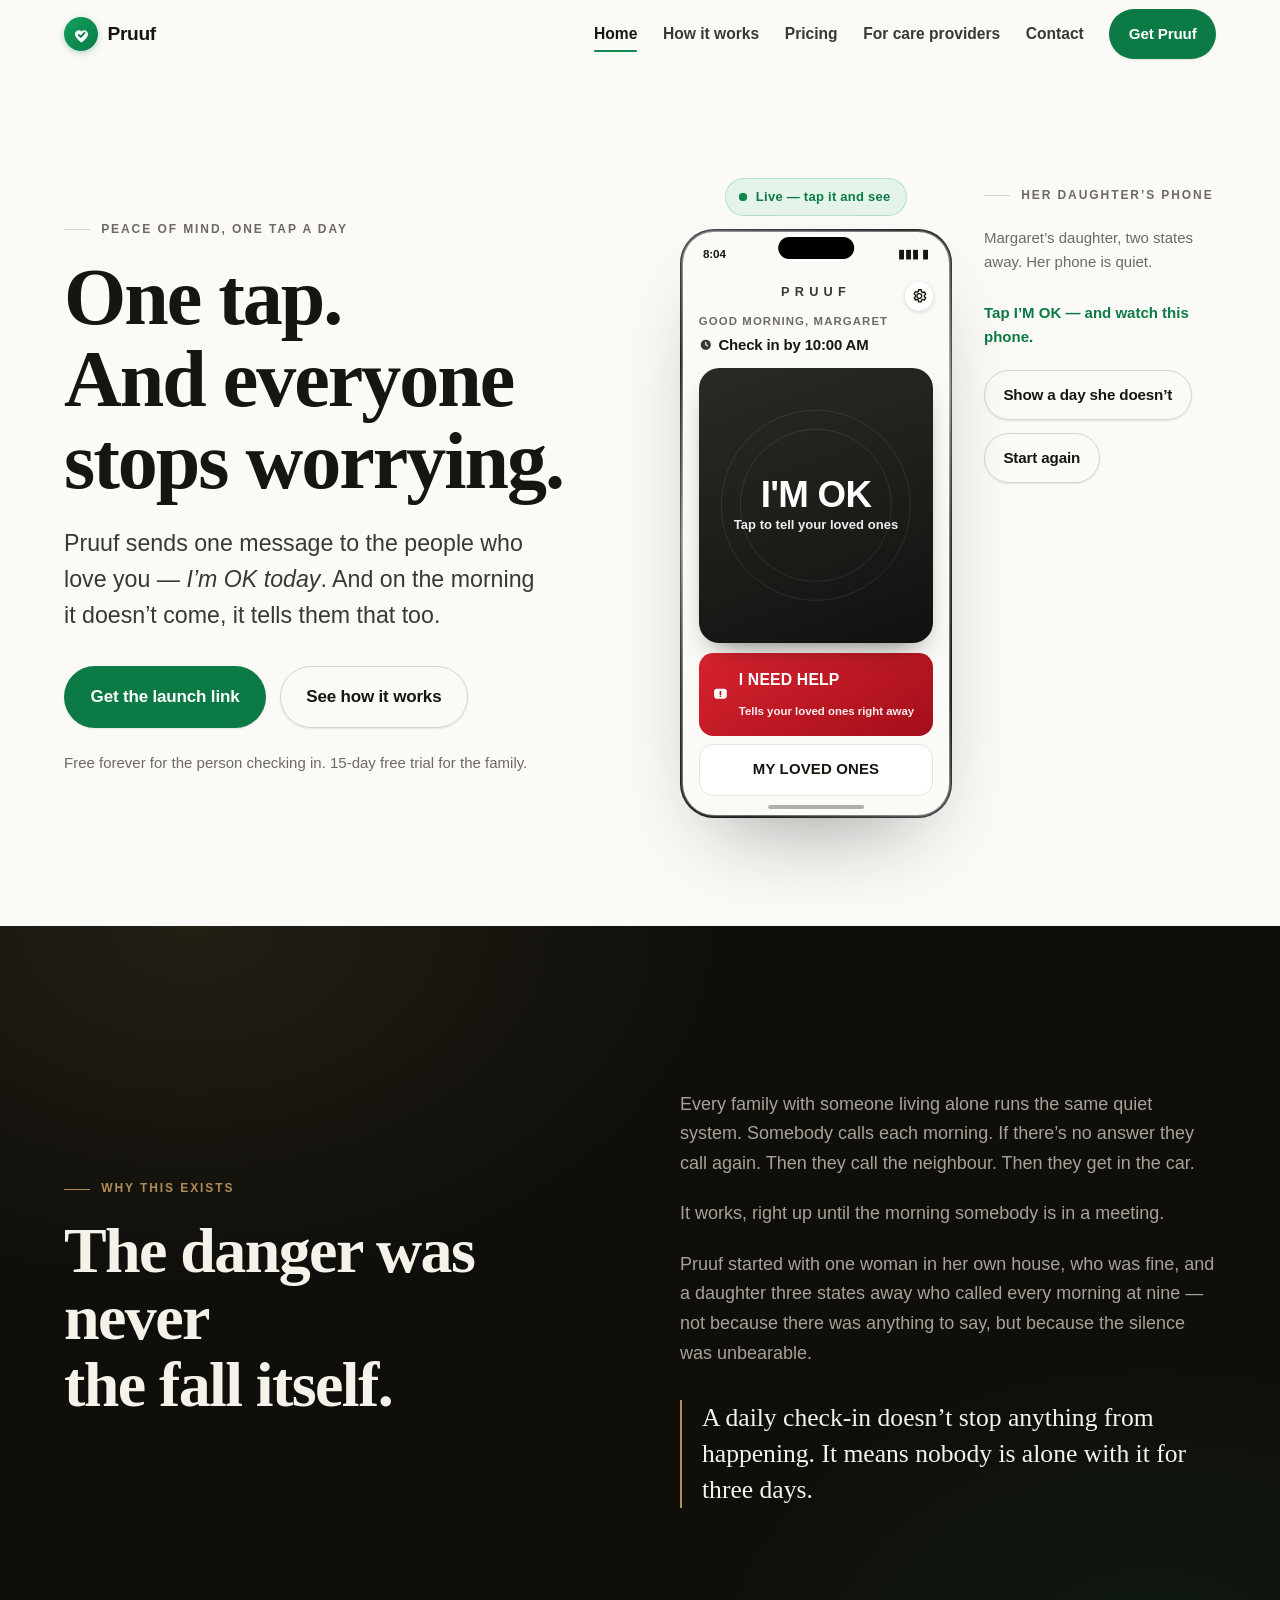
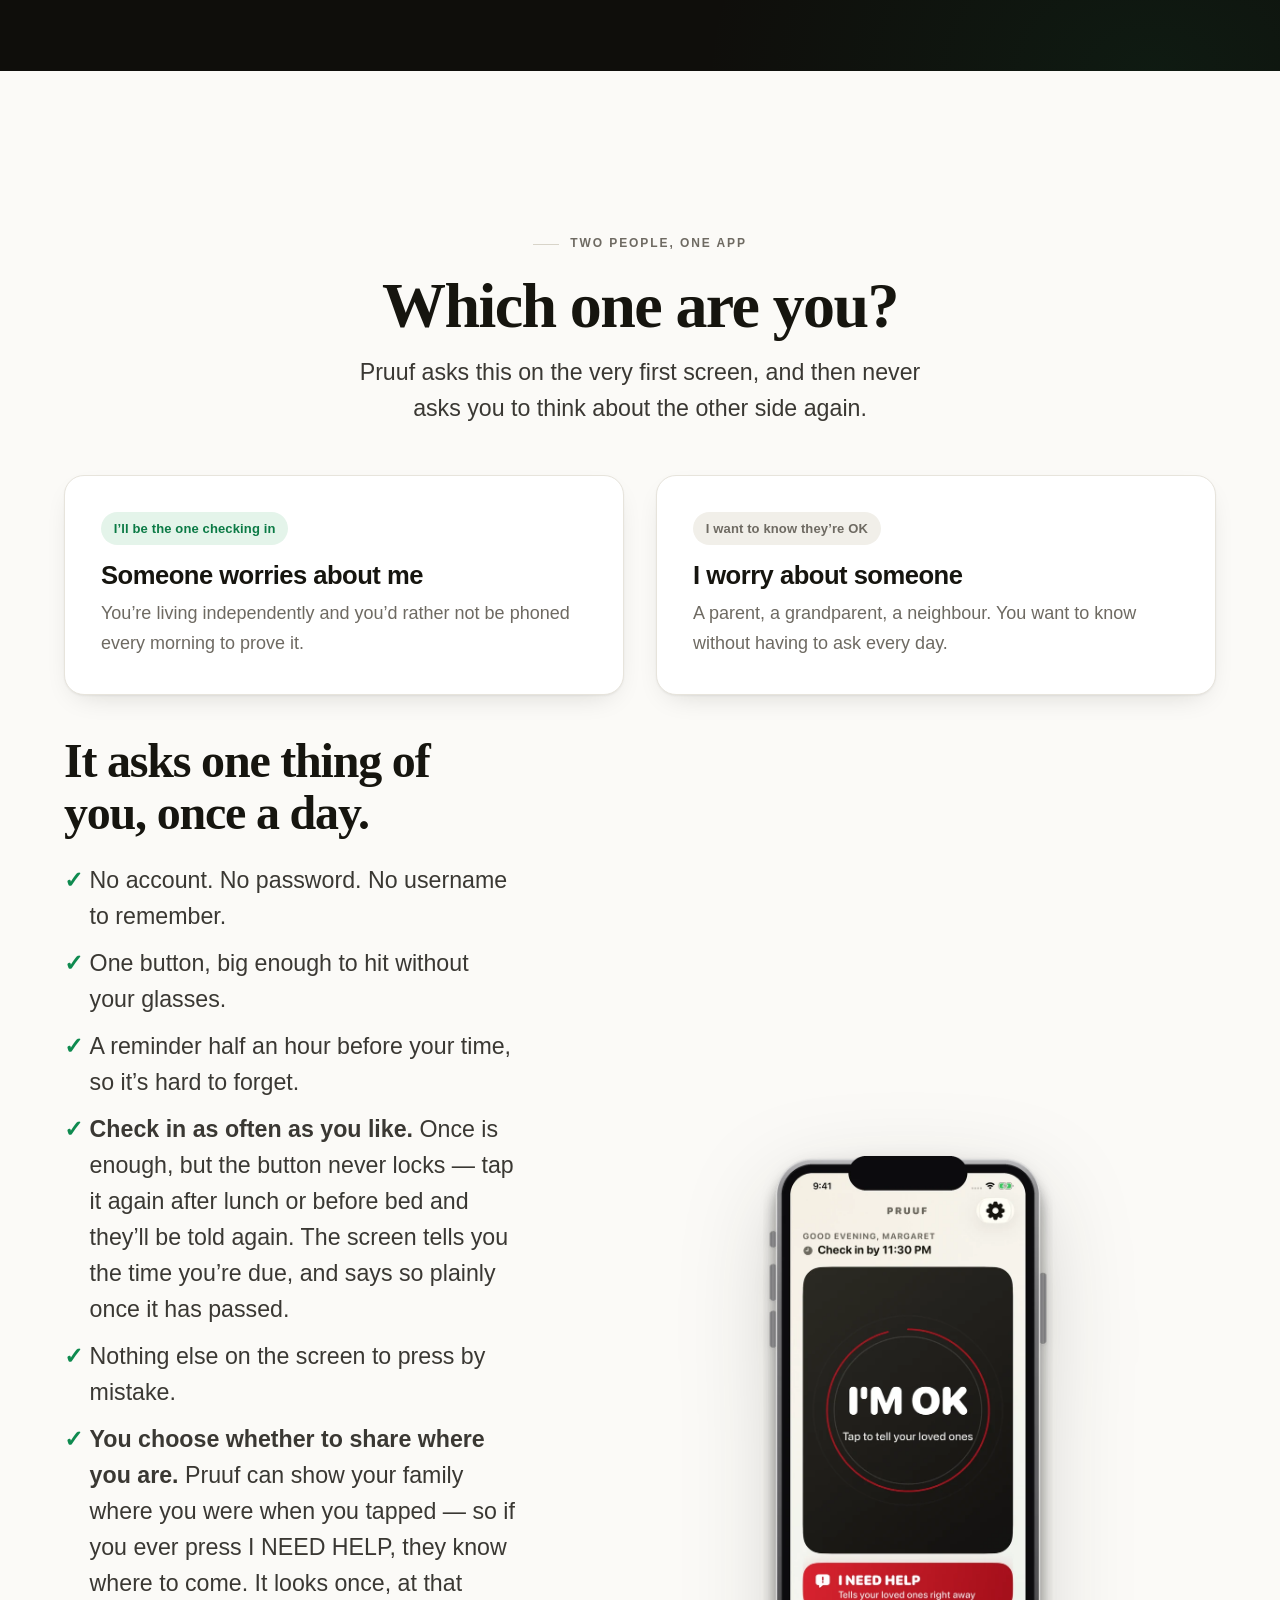
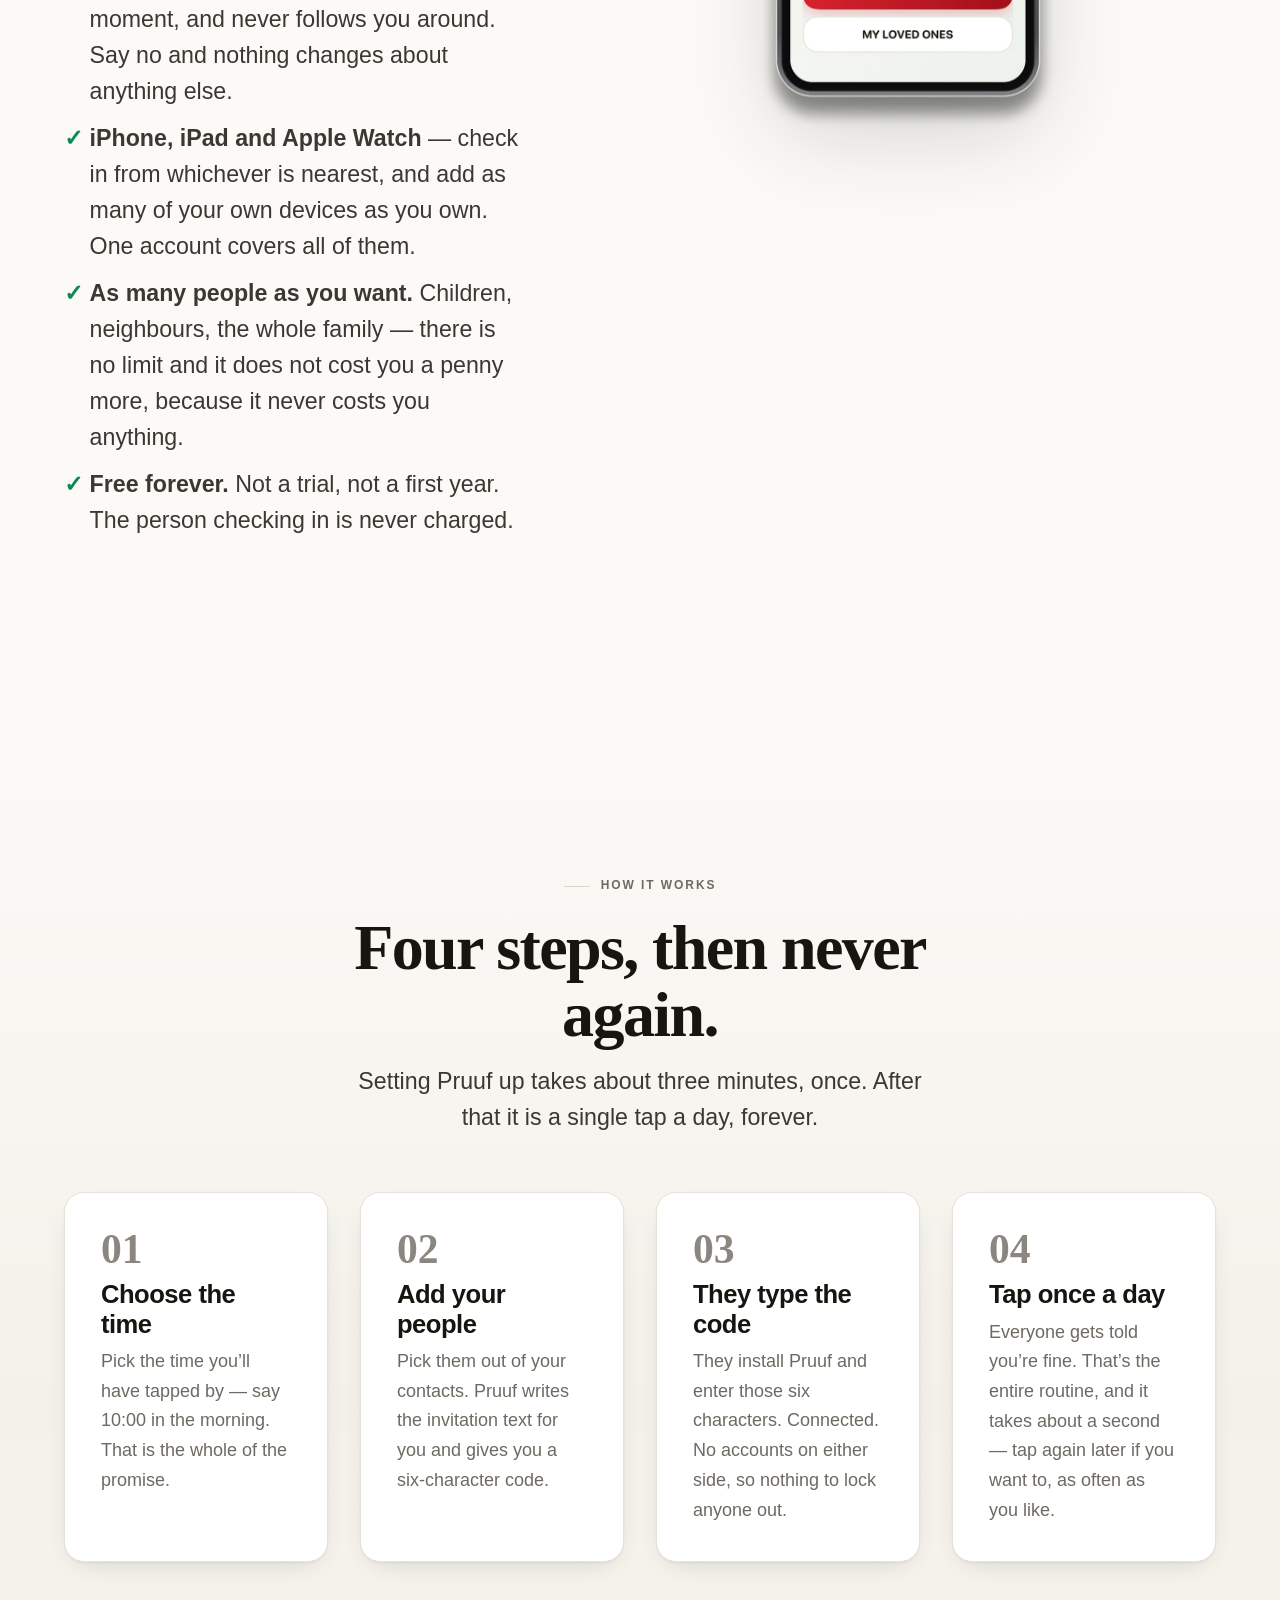
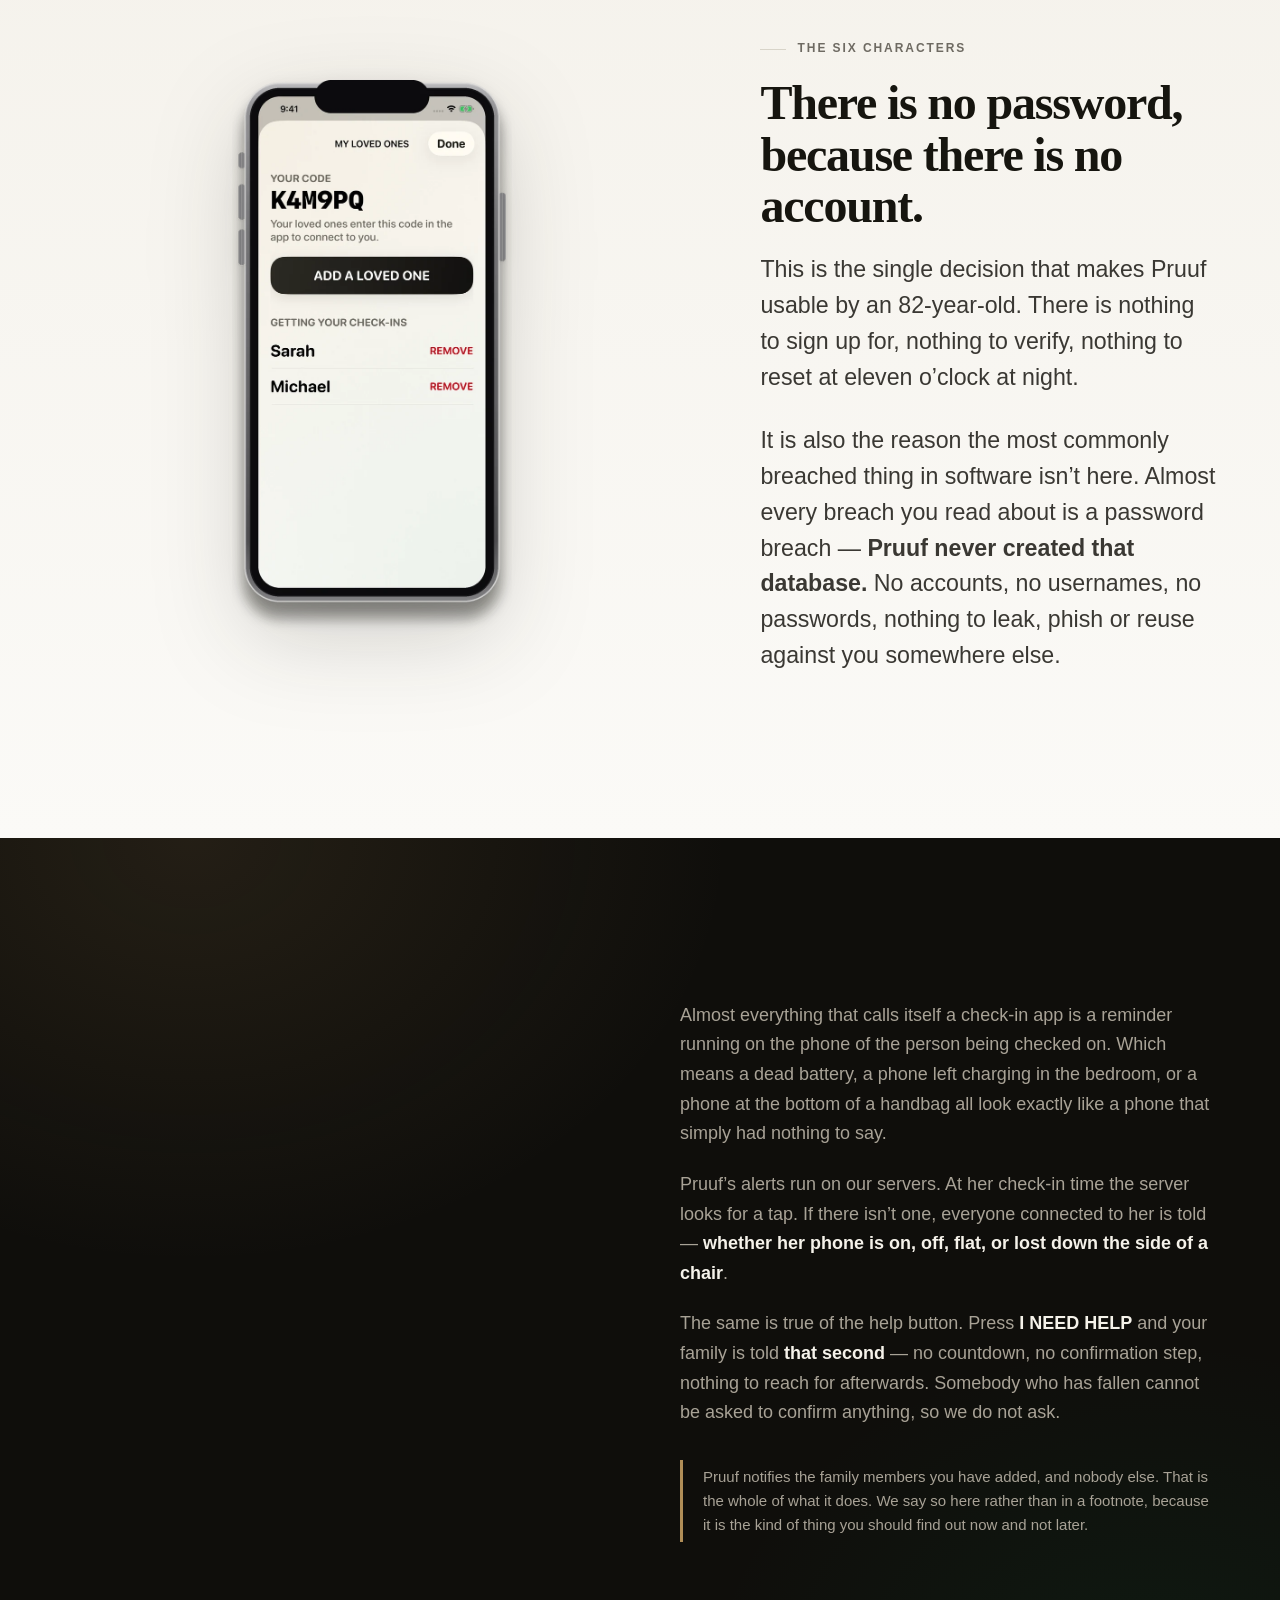
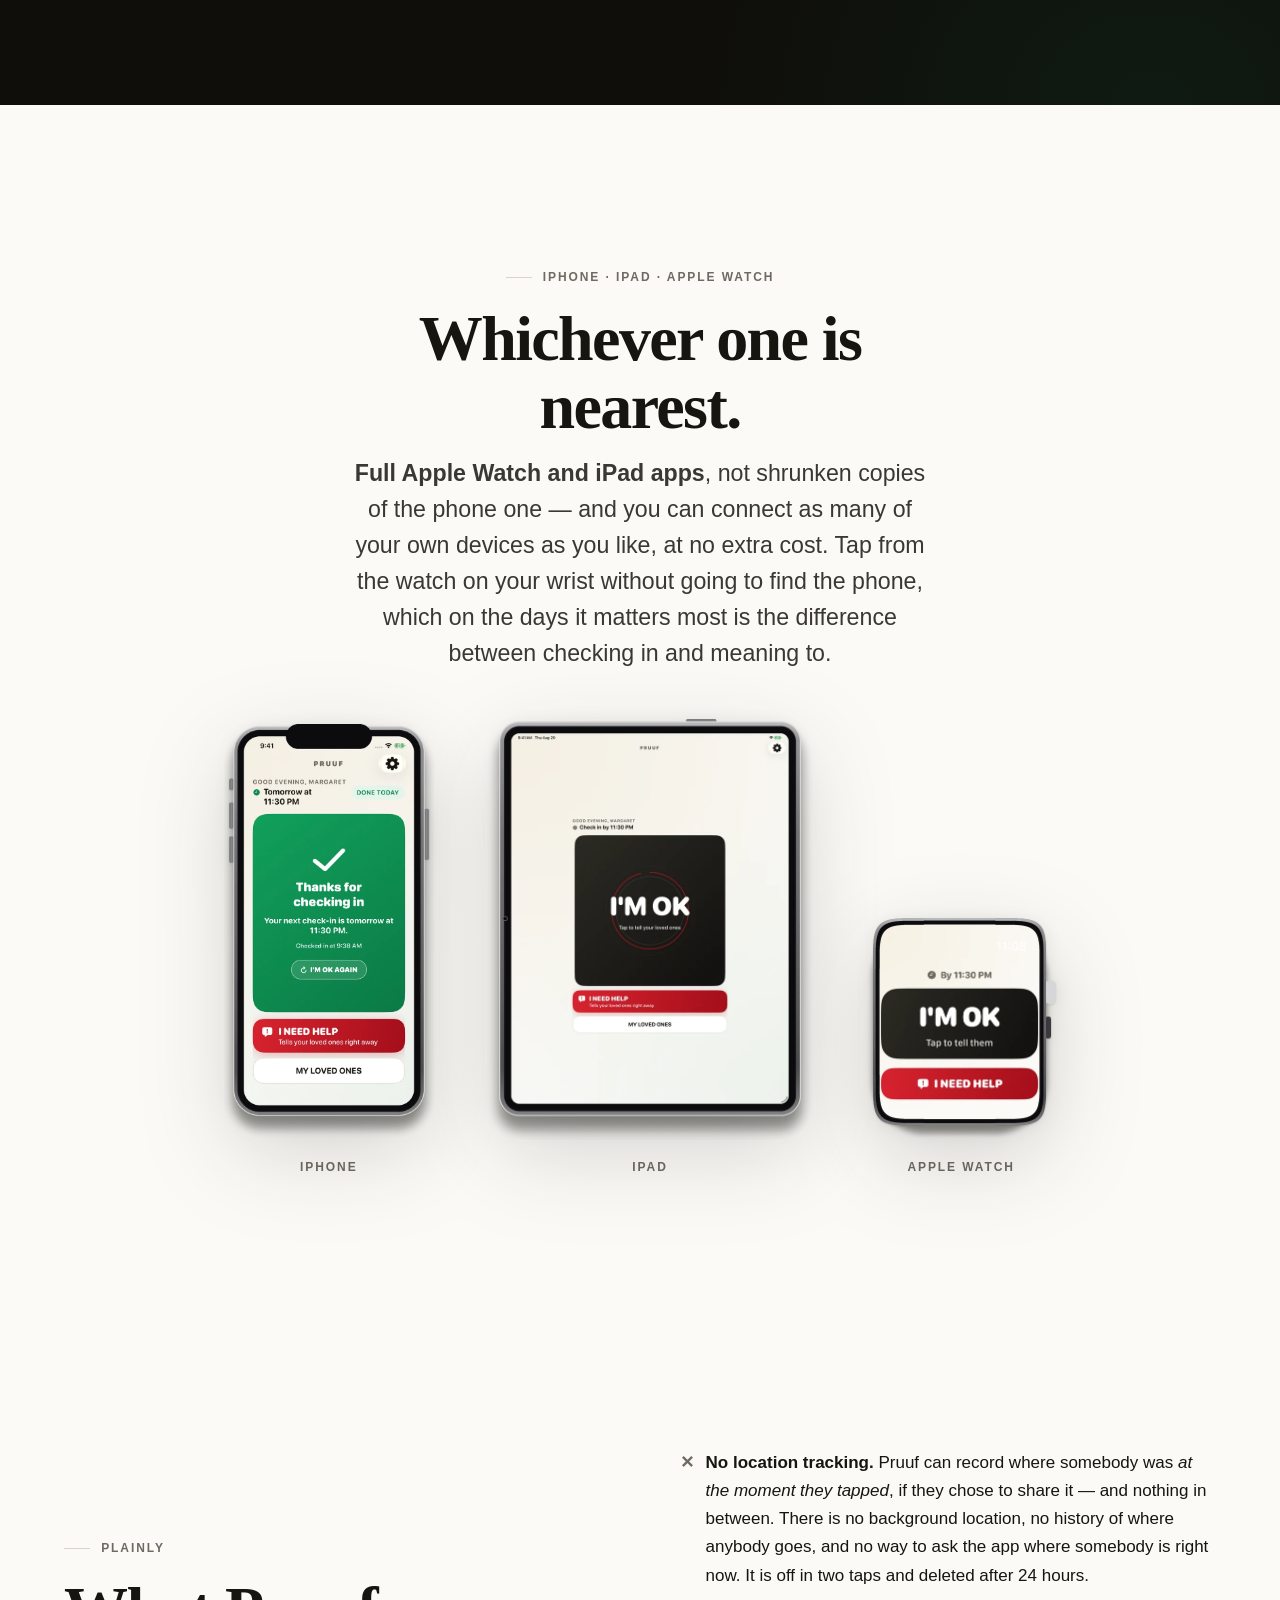
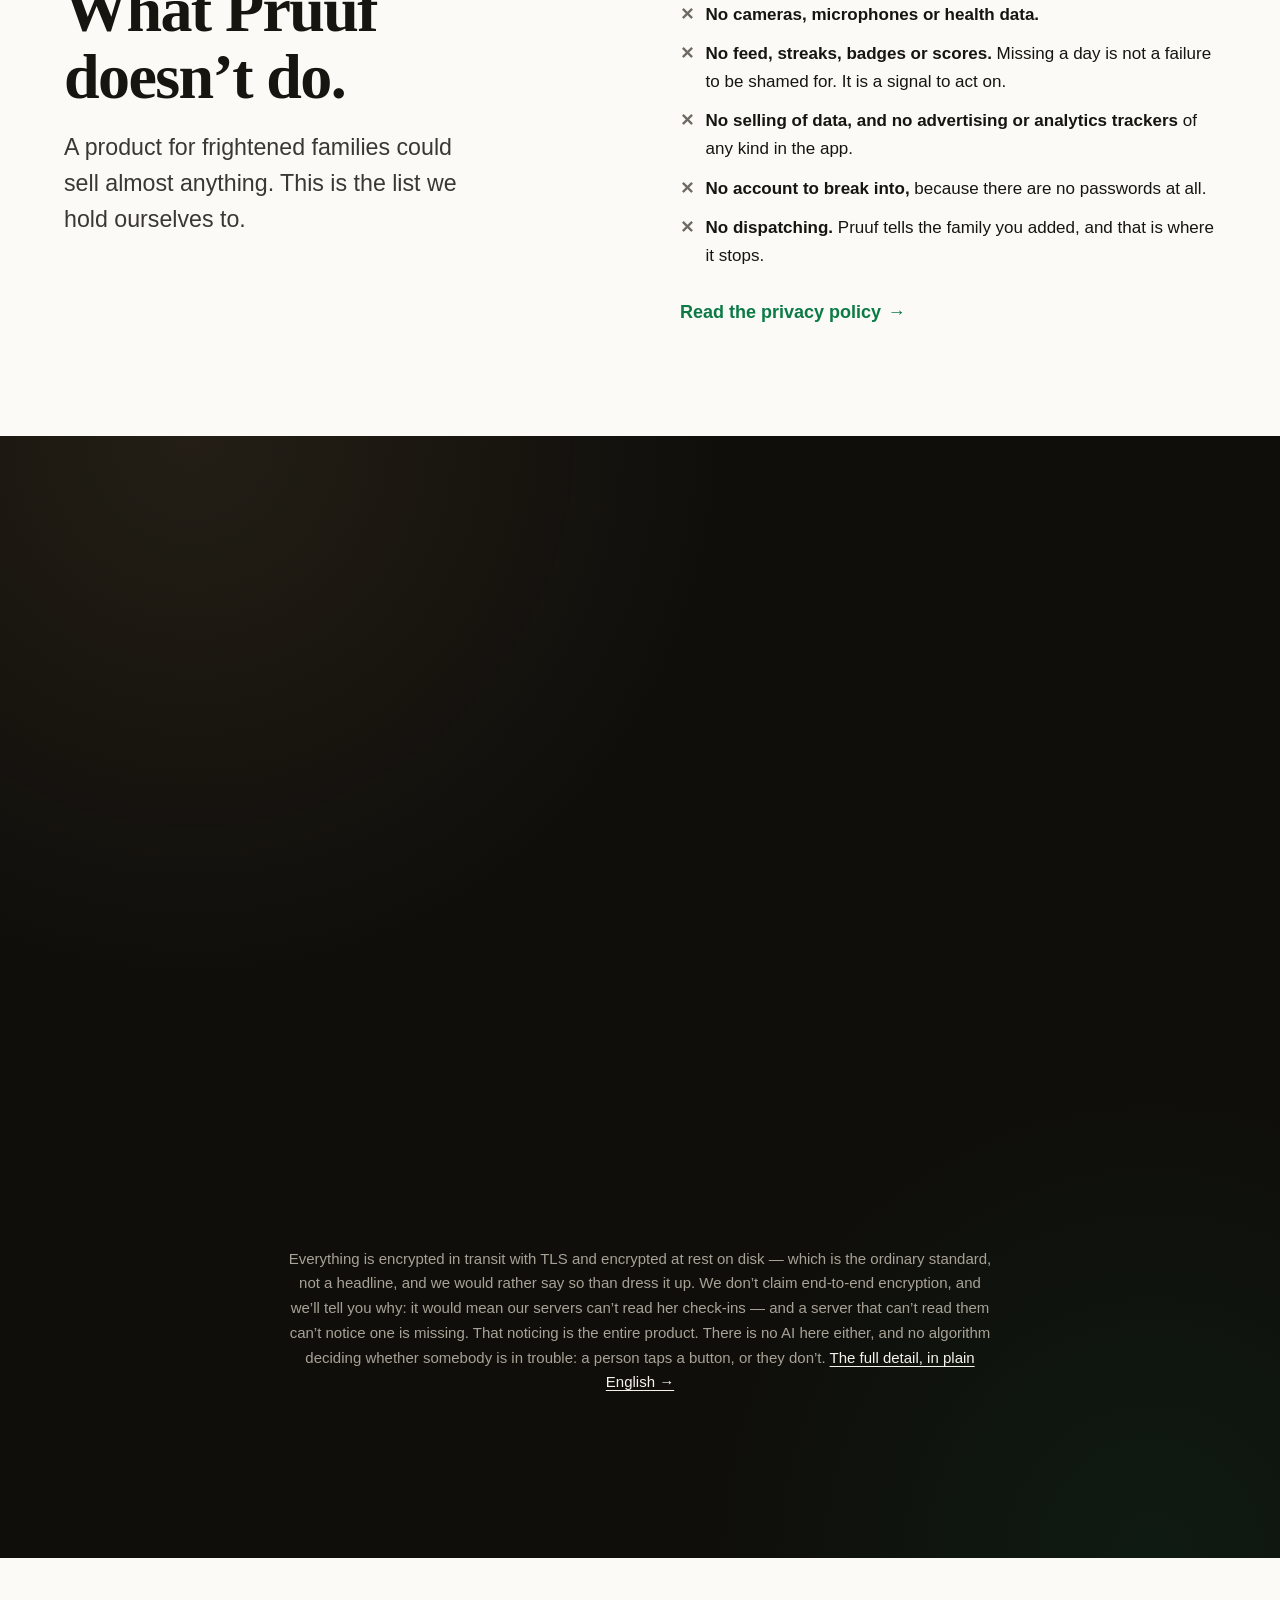
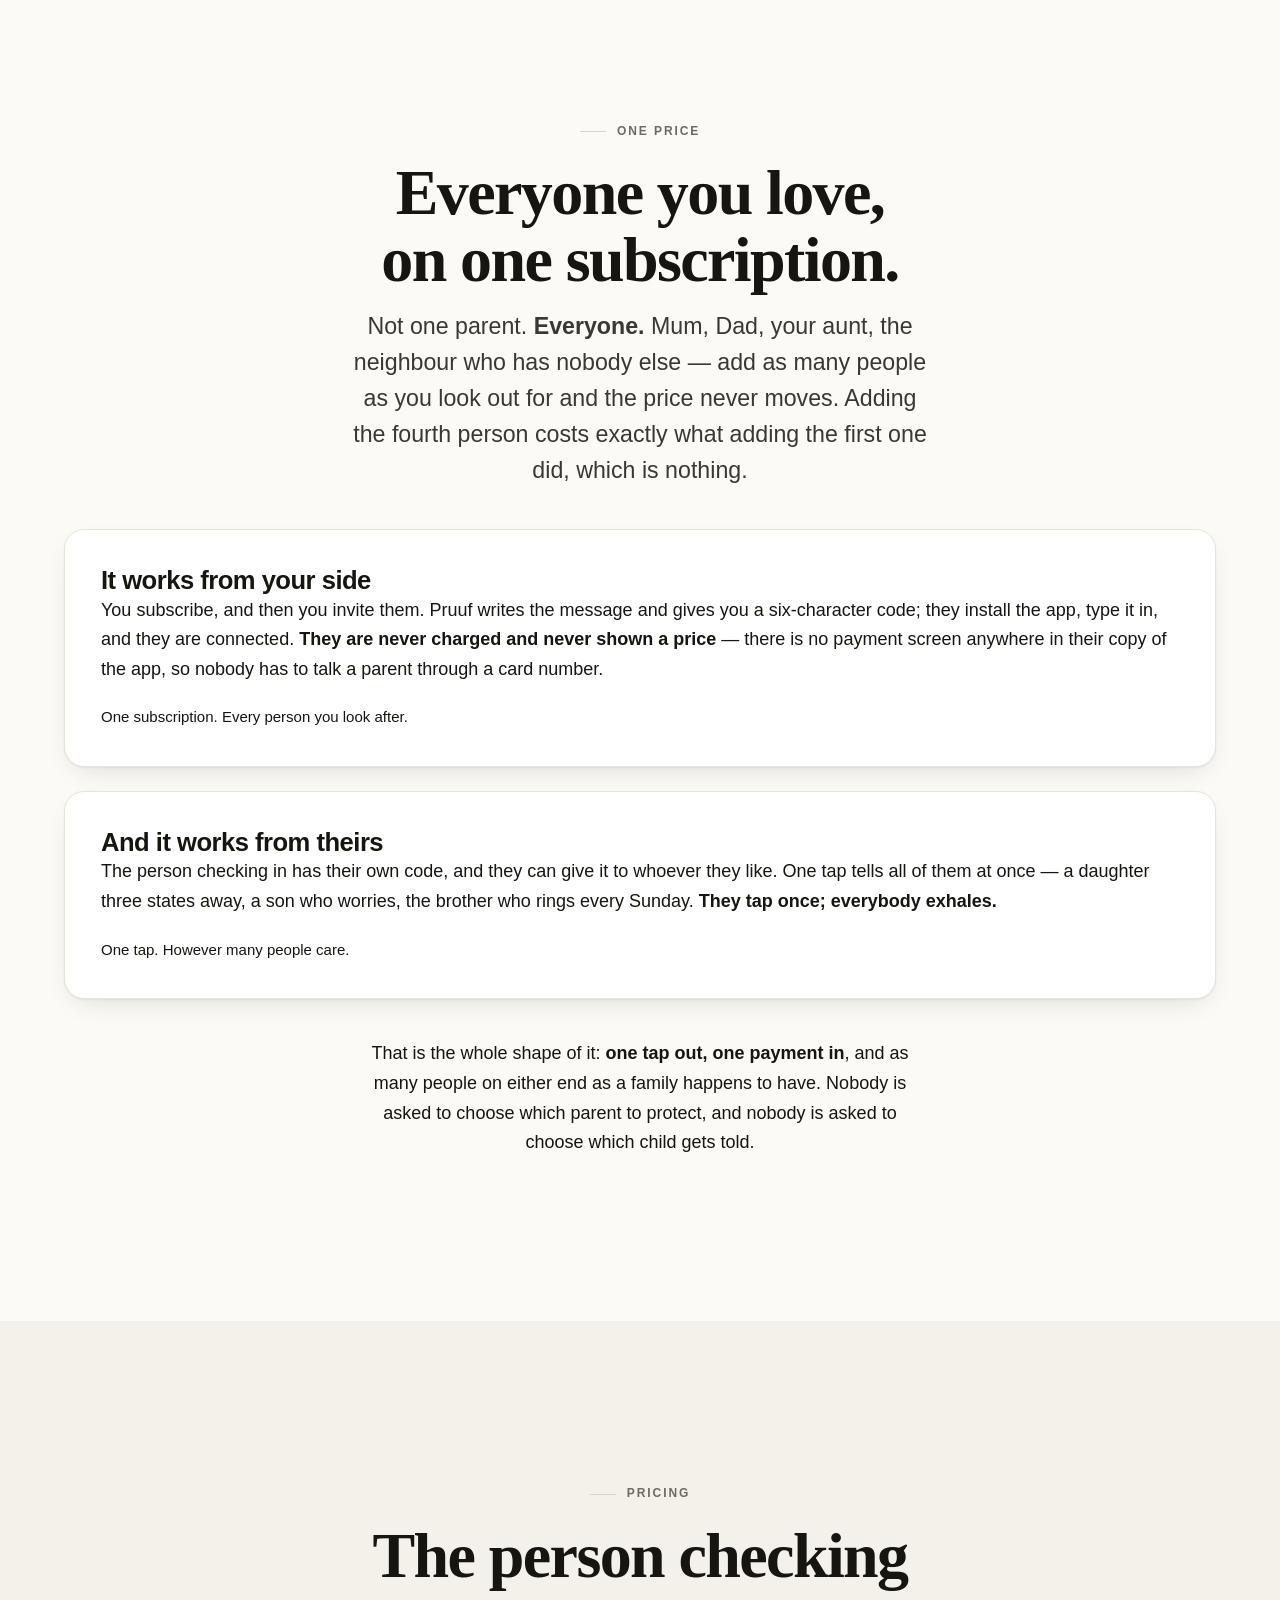
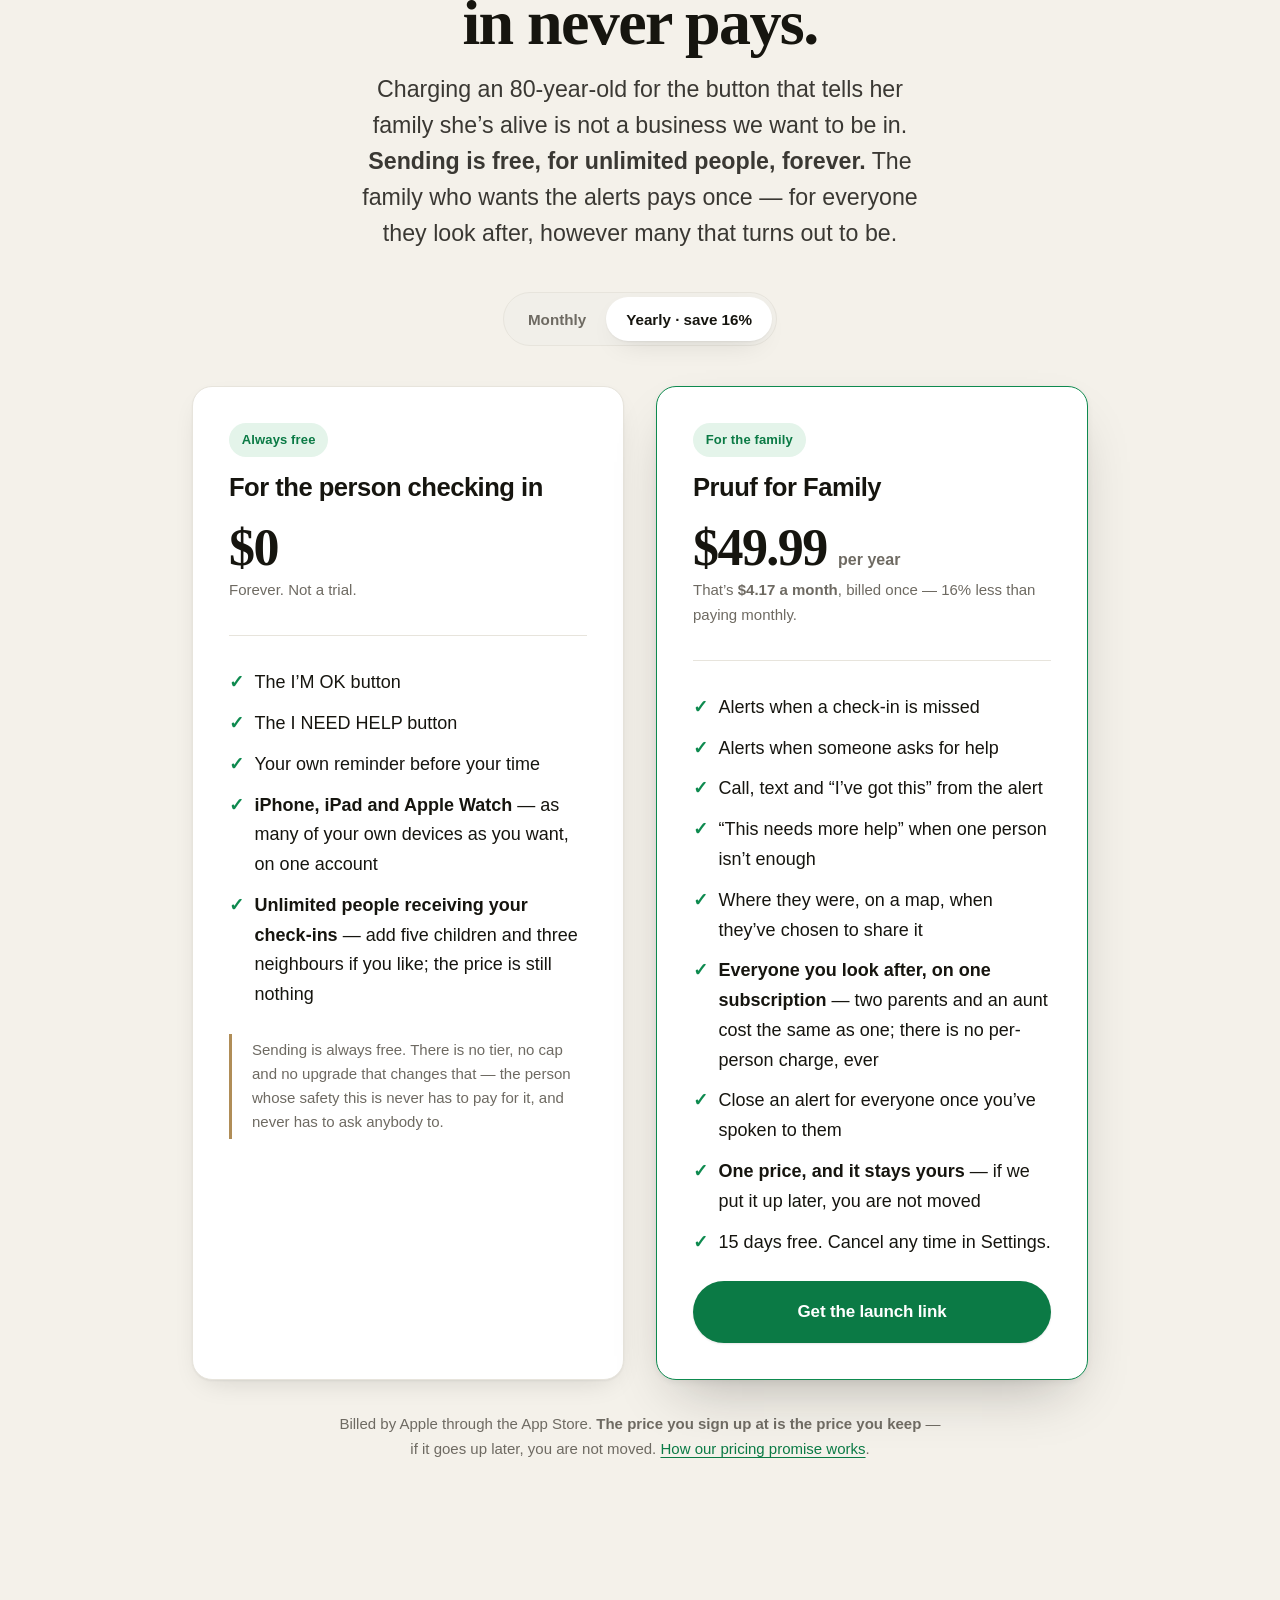
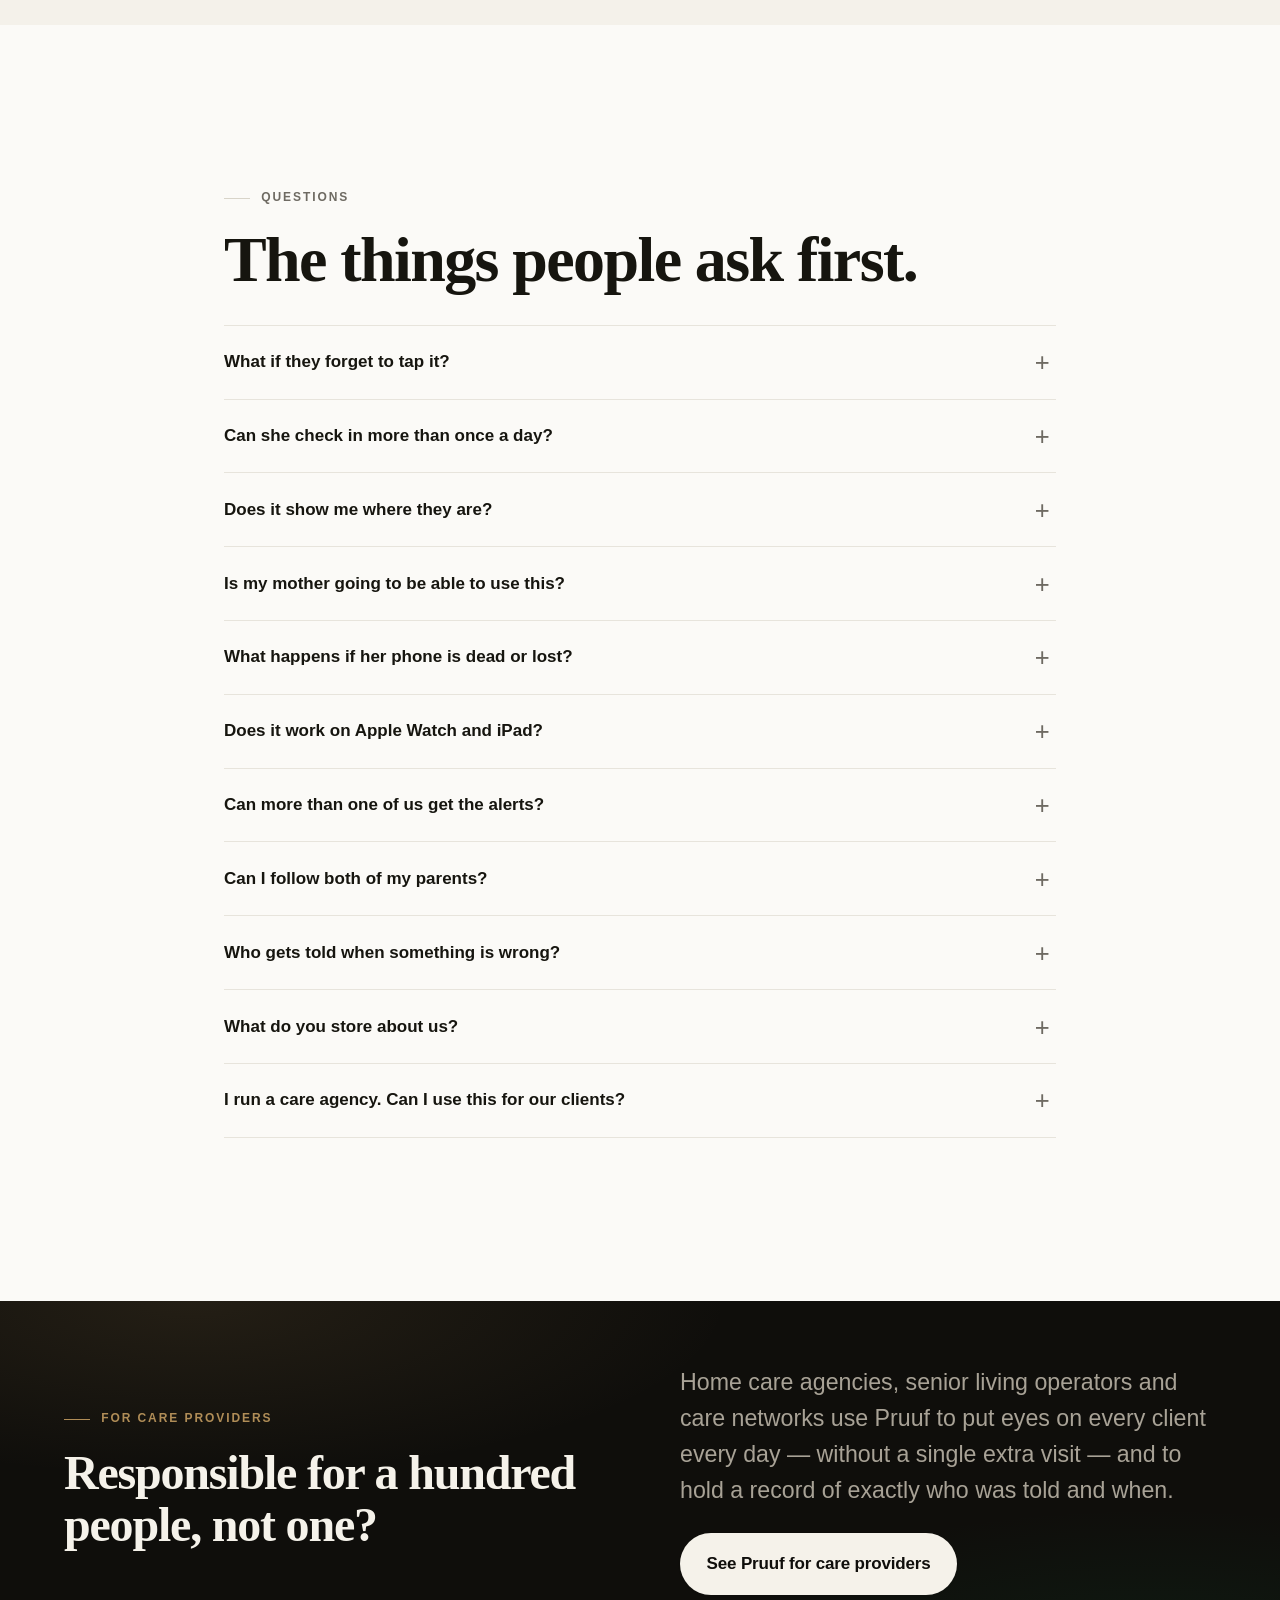
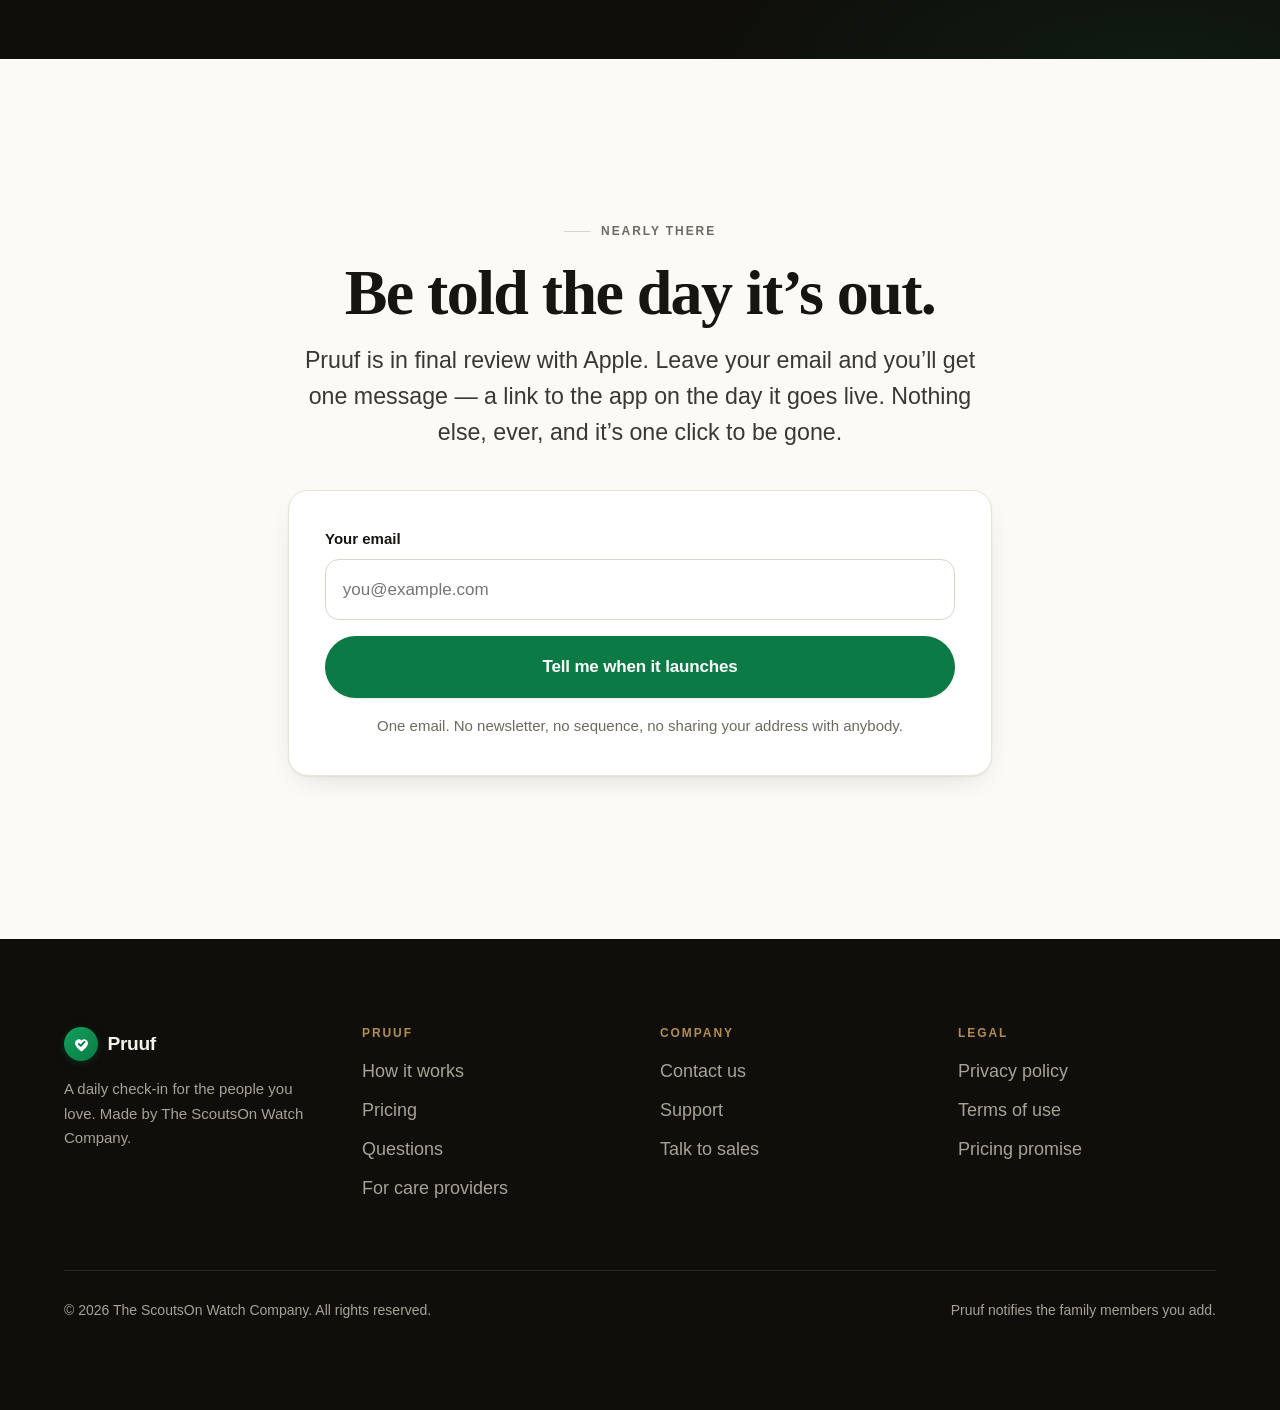
<file: index.html>
<!doctype html>
<html lang="en">
<head>
<meta charset="utf-8">
<meta name="viewport" content="width=device-width,initial-scale=1">
<title>Pruuf — One tap. And everyone stops worrying.</title>
<meta name="description" content="Pruuf is a daily check-in for the people you love. One tap says “I’m OK.” If the tap doesn’t come, the family is told automatically — from our servers, not from the phone.">
<link rel="canonical" href="https://thepruuf.com/">
<meta property="og:type" content="website">
<meta property="og:title" content="Pruuf — One tap. And everyone stops worrying.">
<meta property="og:description" content="A daily check-in for the people you love. One tap says “I’m OK.” If it doesn’t come, the family is told.">
<meta property="og:image" content="https://thepruuf.com/assets/img/og-card.png">
<meta property="og:url" content="https://thepruuf.com/">
<meta name="twitter:card" content="summary_large_image">
<meta name="theme-color" content="#FBFAF7">
<link rel="icon" href="favicon.ico" sizes="any">
<link rel="apple-touch-icon" href="assets/img/apple-touch-icon.png">
<link rel="stylesheet" href="assets/pruuf.css">
<script src="assets/pruuf.js" defer></script>
</head>
<body>
<a class="skip" href="#main">Skip to content</a>

<header class="site-header">
  <div class="wrap">
    <a class="brand" href="index.html">
      <span class="brand-mark"><svg viewBox="0 0 24 24" fill="none" aria-hidden="true">
        <path d="M12 21s-7.5-4.7-7.5-10A4.5 4.5 0 0 1 12 8.5 4.5 4.5 0 0 1 19.5 11c0 5.3-7.5 10-7.5 10Z" fill="#fff"/>
        <path d="M8.8 12.4l2.3 2.3 4.3-4.6" stroke="#0B7A45" stroke-width="2.1" stroke-linecap="round" stroke-linejoin="round"/>
      </svg></span>Pruuf
    </a>
    <button class="nav-toggle" aria-expanded="false" aria-controls="nav" aria-label="Menu">
      <svg viewBox="0 0 20 20" fill="none" aria-hidden="true">
        <path d="M3 6h14M3 10h14M3 14h14" stroke="currentColor" stroke-width="2" stroke-linecap="round"/>
      </svg>
    </button>
    <nav class="site-nav" id="nav" aria-label="Main">
      <a href="index.html" aria-current="page">Home</a>
      <a href="#how">How it works</a>
      <a href="#pricing">Pricing</a>
      <a href="enterprise.html">For care providers</a>
      <a href="contact.html">Contact</a>
      <a class="btn btn--ok btn--sm js-cta-app" href="#launch" data-live-label="Download on the App Store">
        <span class="js-cta-label">Get Pruuf</span>
      </a>
    </nav>
  </div>
</header>

<main id="main">

<!-- ══════════════════════════════════════════════════════════════════
     HERO — the product, live and tappable, above the fold
     ══════════════════════════════════════════════════════════════════ -->
<section class="section section--tight">
  <div class="wrap">
    <div class="split" style="align-items:center">

      <div class="reveal">
        <p class="eyebrow">Peace of mind, one tap a day</p>
        <h1 class="display">One tap.<br>And everyone<br>stops worrying.</h1>
        <p class="lead" style="margin-top:1.5rem;max-width:30rem">
          Pruuf sends one message to the people who love you — <em>I’m OK today</em>.
          And on the morning it doesn’t come, it tells them that too.
        </p>
        <div class="btn-row" style="margin-top:2rem">
          <a class="btn btn--ok js-cta-app" href="#launch" data-live-label="Download on the App Store">
            <span class="js-cta-label">Get the launch link</span>
          </a>
          <a class="btn btn--ghost" href="#how">See how it works</a>
        </div>
        <p class="small muted" style="margin-top:1.4rem">
          Free forever for the person checking in. 15-day free trial for the family.
        </p>
      </div>

      <!-- The live demo. Every string below is a real string from the app. -->
      <div class="reveal" id="demo">
        <div style="display:flex;gap:clamp(1rem,3vw,2rem);align-items:flex-start;flex-wrap:wrap">
         <div style="display:flex;flex-direction:column;align-items:center;gap:.85rem">
          <!-- The invitation. Without it the phone reads as a screenshot, and
               nobody taps a screenshot — the single most persuasive thing on
               this page was going unused because it did not look touchable. -->
          <p class="demo-invite"><span class="demo-invite-pip"></span>Live — tap it and see</p>
          <div class="phone">
            <div class="phone-island"></div>
            <div class="phone-screen">
              <div class="phone-status">
                <span id="demo-clock">8:04</span>
                <span aria-hidden="true">▮▮▮ ▮</span>
              </div>
              <div class="phone-body" id="demo-screen"></div>
              <div class="phone-home"></div>
            </div>
          </div>
         </div>

          <div style="flex:1 1 13rem;min-width:12.5rem;padding-top:.5rem">
            <p class="eyebrow" style="margin-bottom:.75rem">Her daughter’s phone</p>
            <div id="demo-feed"></div>
            <p class="small" id="demo-caption"
               style="margin:1.1rem 0 1.25rem;font-weight:600;color:var(--ok-deep)"></p>
            <div class="btn-row">
              <button class="btn btn--ghost btn--sm" id="demo-miss" type="button">
                Show a day she doesn’t
              </button>
              <button class="btn btn--ghost btn--sm" id="demo-replay" type="button">
                Start again
              </button>
            </div>
          </div>
        </div>
      </div>

    </div>
  </div>
</section>

<!-- ══════════════════════════════════════════════════════════════════
     WHY IT EXISTS — the story, told plainly
     ══════════════════════════════════════════════════════════════════ -->
<section class="section night">
  <div class="wrap">
    <div class="split">
      <div class="reveal">
        <p class="eyebrow">Why this exists</p>
        <h2 class="h1">The danger was never<br>the fall itself.</h2>
      </div>
      <div class="reveal prose">
        <p>
          Every family with someone living alone runs the same quiet system.
          Somebody calls each morning. If there’s no answer they call again.
          Then they call the neighbour. Then they get in the car.
        </p>
        <p>
          It works, right up until the morning somebody is in a meeting.
        </p>
        <p>
          Pruuf started with one woman in her own house, who was fine, and a
          daughter three states away who called every morning at nine — not
          because there was anything to say, but because the silence was
          unbearable.
        </p>
        <p style="font-family:var(--serif);font-size:var(--fs-h3);line-height:1.4;
                  color:var(--on-night);border-left:2px solid var(--brass);
                  padding-left:1.25rem;margin-top:2rem">
          A daily check-in doesn’t stop anything from happening. It means nobody
          is alone with it for three days.
        </p>
      </div>
    </div>
  </div>
</section>

<!-- ══════════════════════════════════════════════════════════════════
     CHOOSE YOUR SIDE — mirrors the app's own role screen
     ══════════════════════════════════════════════════════════════════ -->
<section class="section" id="families">
  <div class="wrap">
    <div class="center prose reveal" style="margin-bottom:3rem">
      <p class="eyebrow" style="justify-content:center">Two people, one app</p>
      <h2 class="h1">Which one are you?</h2>
      <p class="lead" style="margin-top:1rem">
        Pruuf asks this on the very first screen, and then never asks you to
        think about the other side again.
      </p>
    </div>

    <div class="grid grid--2" role="tablist" aria-label="Choose your side" style="margin-bottom:2.5rem">
      <button class="card card--link" role="tab" data-role-tab="sender" aria-selected="true"
              aria-controls="panel-sender" id="tab-sender" type="button" style="text-align:left;cursor:pointer">
        <span class="chip">I’ll be the one checking in</span>
        <h3 class="h3" style="margin-top:1rem">Someone worries about me</h3>
        <p class="muted mb-0" style="margin-top:.5rem">
          You’re living independently and you’d rather not be phoned every
          morning to prove it.
        </p>
      </button>
      <button class="card card--link" role="tab" data-role-tab="receiver" aria-selected="false"
              aria-controls="panel-receiver" id="tab-receiver" type="button" style="text-align:left;cursor:pointer">
        <span class="chip chip--neutral">I want to know they’re OK</span>
        <h3 class="h3" style="margin-top:1rem">I worry about someone</h3>
        <p class="muted mb-0" style="margin-top:.5rem">
          A parent, a grandparent, a neighbour. You want to know without having
          to ask every day.
        </p>
      </button>
    </div>

    <div data-role-panel="sender" id="panel-sender" role="tabpanel" aria-labelledby="tab-sender">
      <div class="split split--wide-right">
        <div>
          <h3 class="h2" style="margin-bottom:1.5rem">It asks one thing of you, once a day.</h3>
          <ul class="tick-list lead">
            <li>No account. No password. No username to remember.</li>
            <li>One button, big enough to hit without your glasses.</li>
            <li>A reminder half an hour before your time, so it’s hard to forget.</li>
            <li><strong>Check in as often as you like.</strong> Once is enough,
              but the button never locks — tap it again after lunch or before
              bed and they’ll be told again. The screen tells you the time
              you’re due, and says so plainly once it has passed.</li>
            <li>Nothing else on the screen to press by mistake.</li>
            <li><strong>You choose whether to share where you are.</strong>
              Pruuf can show your family where you were when you tapped — so if
              you ever press I NEED HELP, they know where to come. It looks
              once, at that moment, and never follows you around. Say no and
              nothing changes about anything else.</li>
            <li><strong>iPhone, iPad and Apple Watch</strong> — check in from
              whichever is nearest, and add as many of your own devices as you
              own. One account covers all of them.</li>
            <li><strong>As many people as you want.</strong> Children, neighbours,
              the whole family — there is no limit and it does not cost you a
              penny more, because it never costs you anything.</li>
            <li><strong>Free forever.</strong> Not a trial, not a first year.
              The person checking in is never charged.</li>
          </ul>
        </div>
        <picture>
          <source srcset="assets/img/iphone-checkin.webp" type="image/webp">
          <img class="device-img" src="assets/img/iphone-checkin.png" width="620" height="1227"
               style="max-width:290px;margin-inline:auto"
               alt="The Pruuf check-in screen on an iPhone: a large green I’M OK button filling most of the display.">
        </picture>
      </div>
    </div>

    <div data-role-panel="receiver" id="panel-receiver" role="tabpanel" aria-labelledby="tab-receiver" hidden>
      <div class="split split--wide-right">
        <div>
          <h3 class="h2" style="margin-bottom:1.5rem">You’ll know before you’d have thought to ask.</h3>
          <ul class="tick-list lead">
            <li>A notification the moment they check in.</li>
            <li>An urgent alert if their time passes and they haven’t.</li>
            <li>An urgent alert the second they press <strong>I NEED HELP</strong>.</li>
            <li>Call or text them straight from the alert.</li>
            <li><strong>“I’ve got this”</strong> — so three siblings don’t all ring at once.</li>
            <li><strong>And “this needs more help”</strong> — the one button that
              calls the rest of the family <em>in</em>, for when you get there and
              it’s worse than anyone thought.</li>
            <li><strong>See where they were</strong>, on a real map, if they chose
              to share it — so nobody is driving around looking.</li>
            <li><strong>One payment, however many people you follow.</strong>
              Your mother, your father, an aunt, a neighbour — adding another
              never changes the price.</li>
          </ul>
        </div>
        <picture>
          <source srcset="assets/img/iphone-family.webp" type="image/webp">
          <img class="device-img" src="assets/img/iphone-family.png" width="620" height="1227"
               style="max-width:290px;margin-inline:auto"
               alt="The family view on an iPhone, showing one person checked in and one who has not.">
        </picture>
      </div>
    </div>
  </div>
</section>

<!-- ══════════════════════════════════════════════════════════════════
     HOW IT WORKS
     ══════════════════════════════════════════════════════════════════ -->
<section class="section" id="how" style="background:linear-gradient(180deg,transparent,#F4F1EA 40%,transparent)">
  <div class="wrap">
    <div class="center prose reveal" style="margin-bottom:3.5rem">
      <p class="eyebrow" style="justify-content:center">How it works</p>
      <h2 class="h1">Four steps, then never again.</h2>
      <p class="lead" style="margin-top:1rem">
        Setting Pruuf up takes about three minutes, once. After that it is a
        single tap a day, forever.
      </p>
    </div>

    <div class="grid grid--4">
      <div class="card reveal">
        <div class="step-num">01</div>
        <h3 class="h3">Choose the time</h3>
        <p class="muted mb-0" style="margin-top:.5rem">
          Pick the time you’ll have tapped by — say 10:00 in the morning. That
          is the whole of the promise.
        </p>
      </div>
      <div class="card reveal">
        <div class="step-num">02</div>
        <h3 class="h3">Add your people</h3>
        <p class="muted mb-0" style="margin-top:.5rem">
          Pick them out of your contacts. Pruuf writes the invitation text for
          you and gives you a six-character code.
        </p>
      </div>
      <div class="card reveal">
        <div class="step-num">03</div>
        <h3 class="h3">They type the code</h3>
        <p class="muted mb-0" style="margin-top:.5rem">
          They install Pruuf and enter those six characters. Connected. No
          accounts on either side, so nothing to lock anyone out.
        </p>
      </div>
      <div class="card reveal">
        <div class="step-num">04</div>
        <h3 class="h3">Tap once a day</h3>
        <p class="muted mb-0" style="margin-top:.5rem">
          Everyone gets told you’re fine. That’s the entire routine, and it
          takes about a second — tap again later if you want to, as often as
          you like.
        </p>
      </div>
    </div>

    <div class="split split--wide-left reveal" style="margin-top:clamp(3rem,6vw,5rem)">
      <picture>
        <source srcset="assets/img/iphone-people.webp" type="image/webp">
        <img class="device-img" src="assets/img/iphone-people.png" width="620" height="1227"
             style="max-width:280px;margin-inline:auto"
             alt="The My Loved Ones screen, showing the six-character invite code and who is connected.">
      </picture>
      <div>
        <p class="eyebrow">The six characters</p>
        <h3 class="h2">There is no password, because there is no account.</h3>
        <p class="lead" style="margin-top:1.25rem">
          This is the single decision that makes Pruuf usable by an 82-year-old.
          There is nothing to sign up for, nothing to verify, nothing to reset
          at eleven o’clock at night.
        </p>
        <p class="lead" style="margin-top:1rem">
          It is also the reason the most commonly breached thing in software
          isn’t here. Almost every breach you read about is a password breach —
          <strong>Pruuf never created that database.</strong> No accounts, no
          usernames, no passwords, nothing to leak, phish or reuse against you
          somewhere else.
        </p>
      </div>
    </div>
  </div>
</section>

<!-- ══════════════════════════════════════════════════════════════════
     THE SAFETY NET — the actual differentiator
     ══════════════════════════════════════════════════════════════════ -->
<section class="section night" id="safety">
  <div class="wrap">
    <div class="split">
      <div class="reveal">
        <p class="eyebrow">The part that matters</p>
        <h2 class="h1">The alert doesn’t<br>come from her phone.</h2>
      </div>
      <div class="reveal prose">
        <p>
          Almost everything that calls itself a check-in app is a reminder
          running on the phone of the person being checked on. Which means a
          dead battery, a phone left charging in the bedroom, or a phone at the
          bottom of a handbag all look exactly like a phone that simply had
          nothing to say.
        </p>
        <p>
          Pruuf’s alerts run on our servers. At her check-in time the server
          looks for a tap. If there isn’t one, everyone connected to her is
          told — <strong style="color:var(--on-night)">whether her phone is on,
          off, flat, or lost down the side of a chair</strong>.
        </p>
        <p>
          The same is true of the help button. Press <strong style="color:var(--on-night)">I
          NEED HELP</strong> and your family is told <strong style="color:var(--on-night)">that
          second</strong> — no countdown, no confirmation step, nothing to
          reach for afterwards. Somebody who has fallen cannot be asked to
          confirm anything, so we do not ask.
        </p>
        <p class="note" style="margin-top:2rem">
          Pruuf notifies the family members you have added, and nobody else.
          That is the whole of what it does. We say so here rather than in a
          footnote, because it is the kind of thing you should find out now and
          not later.
        </p>
      </div>
    </div>
  </div>
</section>

<!-- ══════════════════════════════════════════════════════════════════
     EVERY DEVICE
     ══════════════════════════════════════════════════════════════════ -->
<section class="section">
  <div class="wrap">
    <div class="center prose reveal" style="margin-bottom:3rem">
      <p class="eyebrow" style="justify-content:center">iPhone · iPad · Apple Watch</p>
      <h2 class="h1">Whichever one is nearest.</h2>
      <p class="lead" style="margin-top:1rem">
        <strong>Full Apple Watch and iPad apps</strong>, not shrunken copies of
        the phone one — and you can connect as many of your own devices as you
        like, at no extra cost. Tap from the watch on your wrist without going
        to find the phone, which on the days it matters most is the difference
        between checking in and meaning to.
      </p>
    </div>

    <!-- Labelled, because the device body used to do this job.
         These are the screens alone now (AppStore/round_devices.py), which is
         right everywhere else on the page — but this section's entire point is
         "three different devices", and stripped of their bodies an iPad reads
         as a wide phone and a watch reads as a small one. The identity moves
         from chrome to type, which suits this site better anyway. -->
    <div class="reveal device-row">
      <figure>
        <picture>
          <source srcset="assets/img/iphone-done.webp" type="image/webp">
          <img class="device-img" src="assets/img/iphone-done.png" width="620" height="1227"
               alt="Pruuf on iPhone, showing the confirmation after checking in.">
        </picture>
        <figcaption>iPhone</figcaption>
      </figure>
      <figure>
        <picture>
          <source srcset="assets/img/ipad-app.webp" type="image/webp">
          <img class="device-img" src="assets/img/ipad-app.png" width="700" height="892"
               alt="Pruuf on an iPad, showing the same check-in screen at tablet size.">
        </picture>
        <figcaption>iPad</figcaption>
      </figure>
      <figure>
        <picture>
          <source srcset="assets/img/watch-checkin.webp" type="image/webp">
          <img class="device-img" src="assets/img/watch-checkin.png" width="381" height="446"
               alt="Pruuf on an Apple Watch, showing the check-in button on the wrist.">
        </picture>
        <figcaption>Apple Watch</figcaption>
      </figure>
    </div>
  </div>
</section>

<!-- ══════════════════════════════════════════════════════════════════
     WHAT IT IS NOT — trust signal, deliberately prominent
     ══════════════════════════════════════════════════════════════════ -->
<section class="section section--tight">
  <div class="wrap">
    <div class="split">
      <div class="reveal">
        <p class="eyebrow">Plainly</p>
        <h2 class="h1">What Pruuf<br>doesn’t do.</h2>
        <p class="lead" style="margin-top:1.25rem;max-width:26rem">
          A product for frightened families could sell almost anything. This is
          the list we hold ourselves to.
        </p>
      </div>
      <div class="reveal">
        <ul class="tick-list tick-list--cross" style="font-size:1.0625rem">
          <li><strong>No location tracking.</strong> Pruuf can record where
            somebody was <em>at the moment they tapped</em>, if they chose to
            share it — and nothing in between. There is no background location,
            no history of where anybody goes, and no way to ask the app where
            somebody is right now. It is off in two taps and deleted after 24
            hours.</li>
          <li><strong>No cameras, microphones or health data.</strong></li>
          <li><strong>No feed, streaks, badges or scores.</strong> Missing a day
            is not a failure to be shamed for. It is a signal to act on.</li>
          <li><strong>No selling of data, and no advertising or analytics
            trackers</strong> of any kind in the app.</li>
          <li><strong>No account to break into,</strong> because there are no
            passwords at all.</li>
          <li><strong>No dispatching.</strong> Pruuf tells the family you
            added, and that is where it stops.</li>
        </ul>
        <p style="margin-top:1.75rem">
          <a class="arrow" href="privacy.html">Read the privacy policy</a>
        </p>
      </div>
    </div>
  </div>
</section>

<!-- ══════════════════════════════════════════════════════════════════
     SECURITY — specifics, never adjectives
     ══════════════════════════════════════════════════════════════════ -->
<section class="section night" id="security">
  <div class="wrap">
    <div class="reveal center prose" style="margin-bottom:2.5rem">
      <p class="eyebrow" style="justify-content:center">Built properly</p>
      <h2 class="h1">A check-in only<br>she could have made.</h2>
      <p class="lead" style="margin-top:1rem">
        Not “bank-level security”. Here is what it actually is.
      </p>
    </div>

    <div class="grid grid--3">
      <div class="card reveal">
        <h3 class="h3">Signed on her device</h3>
        <p class="small">
          Every check-in is signed with a key created inside the
          <strong>Secure Enclave</strong> — the security chip in her iPhone,
          iPad or Watch. It can’t be exported, copied to another phone, or
          pulled out of a backup.
        </p>
        <p class="small">
          So a check-in can’t be faked by anybody not holding her unlocked
          device — <strong>including us</strong>. We could write a row in our own
          database. We couldn’t sign it.
        </p>
      </div>

      <div class="card reveal">
        <h3 class="h3">No password to steal</h3>
        <p class="small">
          Almost every breach you read about is a password breach. Pruuf never
          created that database — no accounts, no usernames, no passwords, and
          nothing to phish or reuse against you elsewhere.
        </p>
        <p class="small">
          We did it so nobody would be locked out at eleven at night. Removing
          the most-breached thing in software came free.
        </p>
      </div>

      <div class="card reveal">
        <h3 class="h3">The database refuses</h3>
        <p class="small">
          One family’s data isn’t kept separate because our code remembers to
          check. It’s kept separate by <strong>row-level security</strong> inside
          the database itself, which declines to return it.
        </p>
        <p class="small">
          Checks written per-feature are the ones forgotten in the feature
          written at midnight. This one isn’t written per feature.
        </p>
      </div>
    </div>

    <p class="center small" style="margin-top:2.5rem;max-width:44rem;margin-inline:auto;color:var(--on-night-muted)">
      Everything is encrypted in transit with TLS and encrypted at rest on disk —
      which is the ordinary standard, not a headline, and we would rather say so
      than dress it up. We don’t claim end-to-end encryption, and we’ll tell you
      why: it would mean our servers can’t read her check-ins — and a server that
      can’t read them can’t notice one is missing. That noticing is the entire
      product. There is no AI here either, and no algorithm deciding whether
      somebody is in trouble: a person taps a button, or they don’t.
      <a href="security.html">The full detail, in plain English →</a>
    </p>
  </div>
</section>

<!-- ══════════════════════════════════════════════════════════════════
     PRICING
     ══════════════════════════════════════════════════════════════════ -->
<section class="section" id="everyone">
  <div class="wrap">
    <div class="center prose reveal" style="margin-bottom:2.5rem">
      <p class="eyebrow" style="justify-content:center">One price</p>
      <h2 class="h1">Everyone you love,<br>on one subscription.</h2>
      <p class="lead" style="margin-top:1rem">
        Not one parent. <strong>Everyone.</strong> Mum, Dad, your aunt, the
        neighbour who has nobody else &mdash; add as many people as you look out
        for and the price never moves. Adding the fourth person costs exactly
        what adding the first one did, which is nothing.
      </p>
    </div>

    <div class="grid grid-2" style="gap:1.5rem;align-items:stretch">
      <div class="card reveal">
        <h3 class="h3">It works from your side</h3>
        <p>You subscribe, and then you invite them. Pruuf writes the message and
          gives you a six-character code; they install the app, type it in, and
          they are connected. <strong>They are never charged and never shown a
          price</strong> &mdash; there is no payment screen anywhere in their
          copy of the app, so nobody has to talk a parent through a card
          number.</p>
        <p class="small">One subscription. Every person you look after.</p>
      </div>

      <div class="card reveal">
        <h3 class="h3">And it works from theirs</h3>
        <p>The person checking in has their own code, and they can give it to
          whoever they like. One tap tells all of them at once &mdash; a
          daughter three states away, a son who worries, the brother who rings
          every Sunday. <strong>They tap once; everybody exhales.</strong></p>
        <p class="small">One tap. However many people care.</p>
      </div>
    </div>

    <div class="center prose reveal" style="margin-top:2.5rem">
      <p>That is the whole shape of it: <strong>one tap out, one payment
        in</strong>, and as many people on either end as a family happens to
        have. Nobody is asked to choose which parent to protect, and nobody is
        asked to choose which child gets told.</p>
    </div>
  </div>
</section>

<section class="section" id="pricing" style="background:#F4F1EA">
  <div class="wrap">
    <div class="center prose reveal" style="margin-bottom:2.5rem">
      <p class="eyebrow" style="justify-content:center">Pricing</p>
      <h2 class="h1">The person checking in never pays.</h2>
      <p class="lead" style="margin-top:1rem">
        Charging an 80-year-old for the button that tells her family she’s alive
        is not a business we want to be in. <strong>Sending is free, for
        unlimited people, forever.</strong> The family who wants the alerts pays
        once &mdash; for everyone they look after, however many that turns out
        to be.
      </p>
    </div>

    <div class="center" style="margin-bottom:2.5rem">
      <div class="toggle" id="term-toggle" role="group" aria-label="Billing period">
        <button type="button" data-term="monthly" aria-pressed="false">Monthly</button>
        <button type="button" data-term="annual" aria-pressed="true">Yearly · save 16%</button>
      </div>
    </div>

    <div class="grid grid--2" style="max-width:56rem;margin-inline:auto">
      <div class="card reveal">
        <span class="chip">Always free</span>
        <h3 class="h3" style="margin-top:1rem">For the person checking in</h3>
        <p class="price" style="margin:1.25rem 0 .25rem">$0</p>
        <p class="muted small">Forever. Not a trial.</p>
        <hr class="hr">
        <ul class="tick-list">
          <li>The I’M OK button</li>
          <li>The I NEED HELP button</li>
          <li>Your own reminder before your time</li>
          <li><strong>iPhone, iPad and Apple Watch</strong> — as many of your
            own devices as you want, on one account</li>
          <li><strong>Unlimited people receiving your check-ins</strong> — add
            five children and three neighbours if you like; the price is still
            nothing</li>
        </ul>
        <p class="note" style="margin-top:1.5rem">
          Sending is always free. There is no tier, no cap and no upgrade that
          changes that — the person whose safety this is never has to pay for
          it, and never has to ask anybody to.
        </p>
      </div>

      <div class="card reveal" style="border-color:var(--ok);box-shadow:var(--shadow-lift)">
        <span class="chip">For the family</span>
        <h3 class="h3" style="margin-top:1rem">Pruuf for Family</h3>
        <p class="price" style="margin:1.25rem 0 .25rem">
          <span data-price data-monthly="$4.99" data-annual="$49.99">$49.99</span>
          <small data-price-note data-monthly="per month" data-annual="per year">per year</small>
        </p>
        <p class="muted small" data-annual-only>
          That’s <strong>$4.17 a month</strong>, billed once — 16% less than
          paying monthly.
        </p>
        <hr class="hr">
        <ul class="tick-list">
          <li>Alerts when a check-in is missed</li>
          <li>Alerts when someone asks for help</li>
          <li>Call, text and “I’ve got this” from the alert</li>
          <li>“This needs more help” when one person isn’t enough</li>
          <li>Where they were, on a map, when they’ve chosen to share it</li>
          <li><strong>Everyone you look after, on one subscription</strong> —
            two parents and an aunt cost the same as one; there is no
            per-person charge, ever</li>
          <li>Close an alert for everyone once you’ve spoken to them</li>
          <li><strong>One price, and it stays yours</strong> — if we put it up
            later, you are not moved</li>
          <li>15 days free. Cancel any time in Settings.</li>
        </ul>
        <div class="btn-row" style="margin-top:1.5rem">
          <a class="btn btn--ok js-cta-app" href="#launch" data-live-label="Download on the App Store"
             style="width:100%"><span class="js-cta-label">Get the launch link</span></a>
        </div>
      </div>
    </div>

    <p class="center small muted" style="margin-top:2rem;max-width:38rem;margin-inline:auto">
      Billed by Apple through the App Store. <strong>The price you sign up at is
      the price you keep</strong> — if it goes up later, you are not moved.
      <a href="terms.html#pricing">How our pricing promise works</a>.
    </p>
  </div>
</section>

<!-- ══════════════════════════════════════════════════════════════════
     FAQ
     ══════════════════════════════════════════════════════════════════ -->
<section class="section" id="faq">
  <div class="wrap" style="max-width:52rem">
    <div class="reveal" style="margin-bottom:2rem">
      <p class="eyebrow">Questions</p>
      <h2 class="h1">The things people ask first.</h2>
    </div>

    <div class="faq reveal">
      <details>
        <summary>What if they forget to tap it?</summary>
        <div class="faq-body">
          <p>Then their family is told — which is the entire point. Pruuf does
            not try to work out whether a missed day is forgetfulness or
            something worse, because from the outside those look identical and
            only one of them is safe to assume.</p>
          <p>In practice, forgetting is rare: a reminder arrives on their own
            phone 30 minutes before their time, and the routine settles in within
            about a week. Families usually agree on a check-in time slightly
            later than the real one, so an ordinary lie-in doesn’t start
            anything.</p>
        </div>
      </details>
      <details>
        <summary>Can she check in more than once a day?</summary>
        <div class="faq-body">
          <p>Yes, as many times as she wants. One tap satisfies the day, but
            the button never locks — plenty of people like to say so again
            after lunch or before bed, and everyone connected is told each
            time.</p>
          <p>The screen tells her when she is due —
            <span data-app-string="Check in by">“Check in by 10:00 AM”</span> —
            and once she has checked in it switches to when the next one is
            due. There is deliberately no ticking countdown before her time: a
            clock counting down on the screen of somebody who may already feel
            like a burden turns a gentle promise into pressure, all morning.
            Once the time has passed, the number stops being pressure and
            starts being useful, so it appears then —
            <span data-app-string="Overdue">“Overdue · 15m late”</span>.</p>
        </div>
      </details>
      <details>
        <summary>Does it show me where they are?</summary>
        <div class="faq-body">
          <p>Only if they said yes, and only at the moment they tapped.</p>
          <p><strong>Pruuf is not a tracker and will never be one.</strong> That
            distinction is the whole design. A tracker answers “where is she
            right now”, which means watching somebody all day. Pruuf answers
            “where was she when she asked for help”, which means looking exactly
            once, when she pressed a button herself.</p>
          <p>The person checking in is asked during setup, before they have an
            account, and they can choose to share it every time they check in,
            only if they press I NEED HELP, or never. It is one switch in
            Settings and it takes two taps to change. If they say no, everything
            else about Pruuf works exactly as it did.</p>
          <p>When there is a location to show, their card says so and one tap
            opens a real map with streets and buildings, the time it was taken,
            and how exact it is. When there isn’t, the card says which of those
            three reasons it is — so “we haven’t got one” can never be mistaken
            for “they refused”.</p>
          <p>Locations are deleted after 24 hours. Only the people they have
            added can ever see one.</p>
        </div>
      </details>
      <details>
        <summary>Is my mother going to be able to use this?</summary>
        <div class="faq-body">
          <p>That is the question the whole app is designed around. There is no
            account, no password and no username. Her screen has one enormous
            button on it and almost nothing else. The text scales all the way up
            if she has already turned text size up on her phone.</p>
          <p>Setup is the only part that takes a moment, and it is normally done
            by whoever is reading this, sitting next to her, once.</p>
        </div>
      </details>
      <details>
        <summary>What happens if her phone is dead or lost?</summary>
        <div class="faq-body">
          <p>The alert still fires. Pruuf’s missed-check-in alerts run on our
            servers rather than on her phone, so a flat battery, a phone in
            another room, or a phone that has been left in a taxi all produce
            the same result: her time passes, no tap arrives, and you are told.</p>
        </div>
      </details>
      <details>
        <summary>Does it work on Apple Watch and iPad?</summary>
        <div class="faq-body">
          <p>Yes — both, as proper apps rather than stretched versions of the
            iPhone one. The watch has its own check-in button and its own
            complication, so the day’s check-in can be a glance and a tap
            without going to find a phone at all. The iPad lays out for the
            bigger screen rather than blowing the phone layout up.</p>
          <p><strong>Connect as many of your own devices as you like.</strong>
            One account covers all of them, they stay in step automatically,
            and alerts arrive on every one — so it does not matter which is
            nearest when something happens. Adding devices never costs
            anything, on either side.</p>
        </div>
      </details>
      <details>
        <summary>Can more than one of us get the alerts?</summary>
        <div class="faq-body">
          <p>Yes — as many as she likes, with no limit and no cost to her.
            Every one of them is alerted. Whoever acts first can press “I’ve got
            this”, which tells the others to stand down so she doesn’t get four
            phone calls in ninety seconds.</p>
          <p><strong>Only one of you needs to subscribe</strong> for her to be
            covered, and adding more people to her list never changes what
            anybody pays.</p>
        </div>
      </details>
      <details>
        <summary>Can I follow both of my parents?</summary>
        <div class="faq-body">
          <p>Yes, and there is no limit. <strong>You pay once.</strong> One
            subscription covers everyone you look after — two parents, an aunt,
            a neighbour, however many that becomes — and adding another person
            never changes what you pay.</p>
          <p>You’ll see each of them on one screen with the time they checked
            in, and you’re alerted about any of them who misses their time.</p>
        </div>
      </details>
      <details>
        <summary>Who gets told when something is wrong?</summary>
        <div class="faq-body">
          <p>The family members who have been added, and nobody else. Pruuf
            notifies people — that is the whole of what it does, and we would
            rather be clear about it than sell you something on a
            misunderstanding.</p>
          <p>What a situation needs, and who else should be involved, is a
            judgement for the people who are actually there. Pruuf's job is to
            make sure they know.</p>
        </div>
      </details>
      <details>
        <summary>What do you store about us?</summary>
        <div class="faq-body">
          <p>A first name, a check-in time, which people are connected to which,
            and the times check-ins happened. That is close to all of it. There
            are no passwords because there are no accounts, there is no location
            data, and there are no advertising or analytics trackers in the app.</p>
          <p>You can delete your account and everything in it from inside the
            app at any time. <a href="privacy.html">The full policy</a> is
            written in the same plain language as this page.</p>
        </div>
      </details>
      <details>
        <summary>I run a care agency. Can I use this for our clients?</summary>
        <div class="faq-body">
          <p>Yes — there is a version of Pruuf built for organisations, with a
            dashboard showing every client’s status, alerts routed to your
            on-call coordinator as well as to the family, and a timestamped
            record of who was told and when.</p>
          <p><a class="arrow" href="enterprise.html">See Pruuf for care providers</a></p>
        </div>
      </details>
    </div>
  </div>
</section>

<!-- ══════════════════════════════════════════════════════════════════
     ENTERPRISE STRIP
     ══════════════════════════════════════════════════════════════════ -->
<section class="section--tight night" style="padding-block:clamp(3rem,5vw,4.5rem)">
  <div class="wrap">
    <div class="split" style="align-items:center">
      <div class="reveal">
        <p class="eyebrow">For care providers</p>
        <h2 class="h2">Responsible for a hundred people, not one?</h2>
      </div>
      <div class="reveal">
        <p class="lead" style="margin-bottom:1.5rem">
          Home care agencies, senior living operators and care networks use
          Pruuf to put eyes on every client every day — without a single extra
          visit — and to hold a record of exactly who was told and when.
        </p>
        <a class="btn btn--light" href="enterprise.html">See Pruuf for care providers</a>
      </div>
    </div>
  </div>
</section>

<!-- ══════════════════════════════════════════════════════════════════
     FINAL CTA + LAUNCH SIGNUP
     ══════════════════════════════════════════════════════════════════ -->
<section class="section" id="launch">
  <div class="wrap" style="max-width:44rem">
    <div class="center reveal">
      <p class="eyebrow" style="justify-content:center">Nearly there</p>
      <h2 class="h1">Be told the day it’s out.</h2>
      <p class="lead" style="margin-top:1rem">
        Pruuf is in final review with Apple. Leave your email and you’ll get one
        message — a link to the app on the day it goes live. Nothing else, ever,
        and it’s one click to be gone.
      </p>
    </div>

    <div class="card reveal" style="margin-top:2.5rem">
      <form data-contact-form novalidate>
        <input type="hidden" name="intent" value="launch">
        <div class="hp" aria-hidden="true">
          <label for="hp-launch">Website</label>
          <input id="hp-launch" type="text" name="website" tabindex="-1" autocomplete="off">
        </div>
        <div data-form-status class="form-status" hidden role="alert"></div>
        <div class="field" style="margin-bottom:1rem">
          <label for="launch-email">Your email</label>
          <input class="input" id="launch-email" type="email" name="email"
                 autocomplete="email" placeholder="you@example.com" required>
        </div>
        <button class="btn btn--ok" type="submit" style="width:100%">Tell me when it launches</button>
        <p class="small muted" style="margin:1rem 0 0;text-align:center">
          One email. No newsletter, no sequence, no sharing your address with anybody.
        </p>
      </form>
      <div data-form-done hidden tabindex="-1">
        <span class="chip">Got it</span>
        <h3 class="h3" style="margin-top:1rem">You’re on the list.</h3>
        <p class="muted mb-0" style="margin-top:.5rem">
          We’ll email you once, on the day Pruuf is available, and that will be
          the only time you hear from us. Thank you for being early.
        </p>
      </div>
    </div>
  </div>
</section>

</main>

<footer class="site-footer">
  <div class="wrap">
    <div class="footer-cols">
      <div>
        <a class="brand" href="index.html" style="margin-bottom:1rem">
          <span class="brand-mark"><svg viewBox="0 0 24 24" fill="none" aria-hidden="true">
            <path d="M12 21s-7.5-4.7-7.5-10A4.5 4.5 0 0 1 12 8.5 4.5 4.5 0 0 1 19.5 11c0 5.3-7.5 10-7.5 10Z" fill="#fff"/>
            <path d="M8.8 12.4l2.3 2.3 4.3-4.6" stroke="#0B7A45" stroke-width="2.1" stroke-linecap="round" stroke-linejoin="round"/>
          </svg></span>Pruuf
        </a>
        <p class="small" style="max-width:19rem">
          A daily check-in for the people you love. Made by The ScoutsOn Watch
          Company.
        </p>
      </div>
      <div>
        <h4>Pruuf</h4>
        <ul>
          <li><a href="index.html#how">How it works</a></li>
          <li><a href="index.html#pricing">Pricing</a></li>
          <li><a href="index.html#faq">Questions</a></li>
          <li><a href="enterprise.html">For care providers</a></li>
        </ul>
      </div>
      <div>
        <h4>Company</h4>
        <ul>
          <li><a href="contact.html">Contact us</a></li>
          <li><a href="support.html">Support</a></li>
          <li><a href="enterprise.html#contact">Talk to sales</a></li>
        </ul>
      </div>
      <div>
        <h4>Legal</h4>
        <ul>
          <li><a href="privacy.html">Privacy policy</a></li>
          <li><a href="terms.html">Terms of use</a></li>
          <li><a href="terms.html#pricing">Pricing promise</a></li>
        </ul>
      </div>
    </div>
    <div class="footer-base">
      <span>© <span data-year>2026</span> The ScoutsOn Watch Company. All rights reserved.</span>
      <span>Pruuf notifies the family members you add.</span>
    </div>
  </div>
</footer>
</body>
</html>
</file>
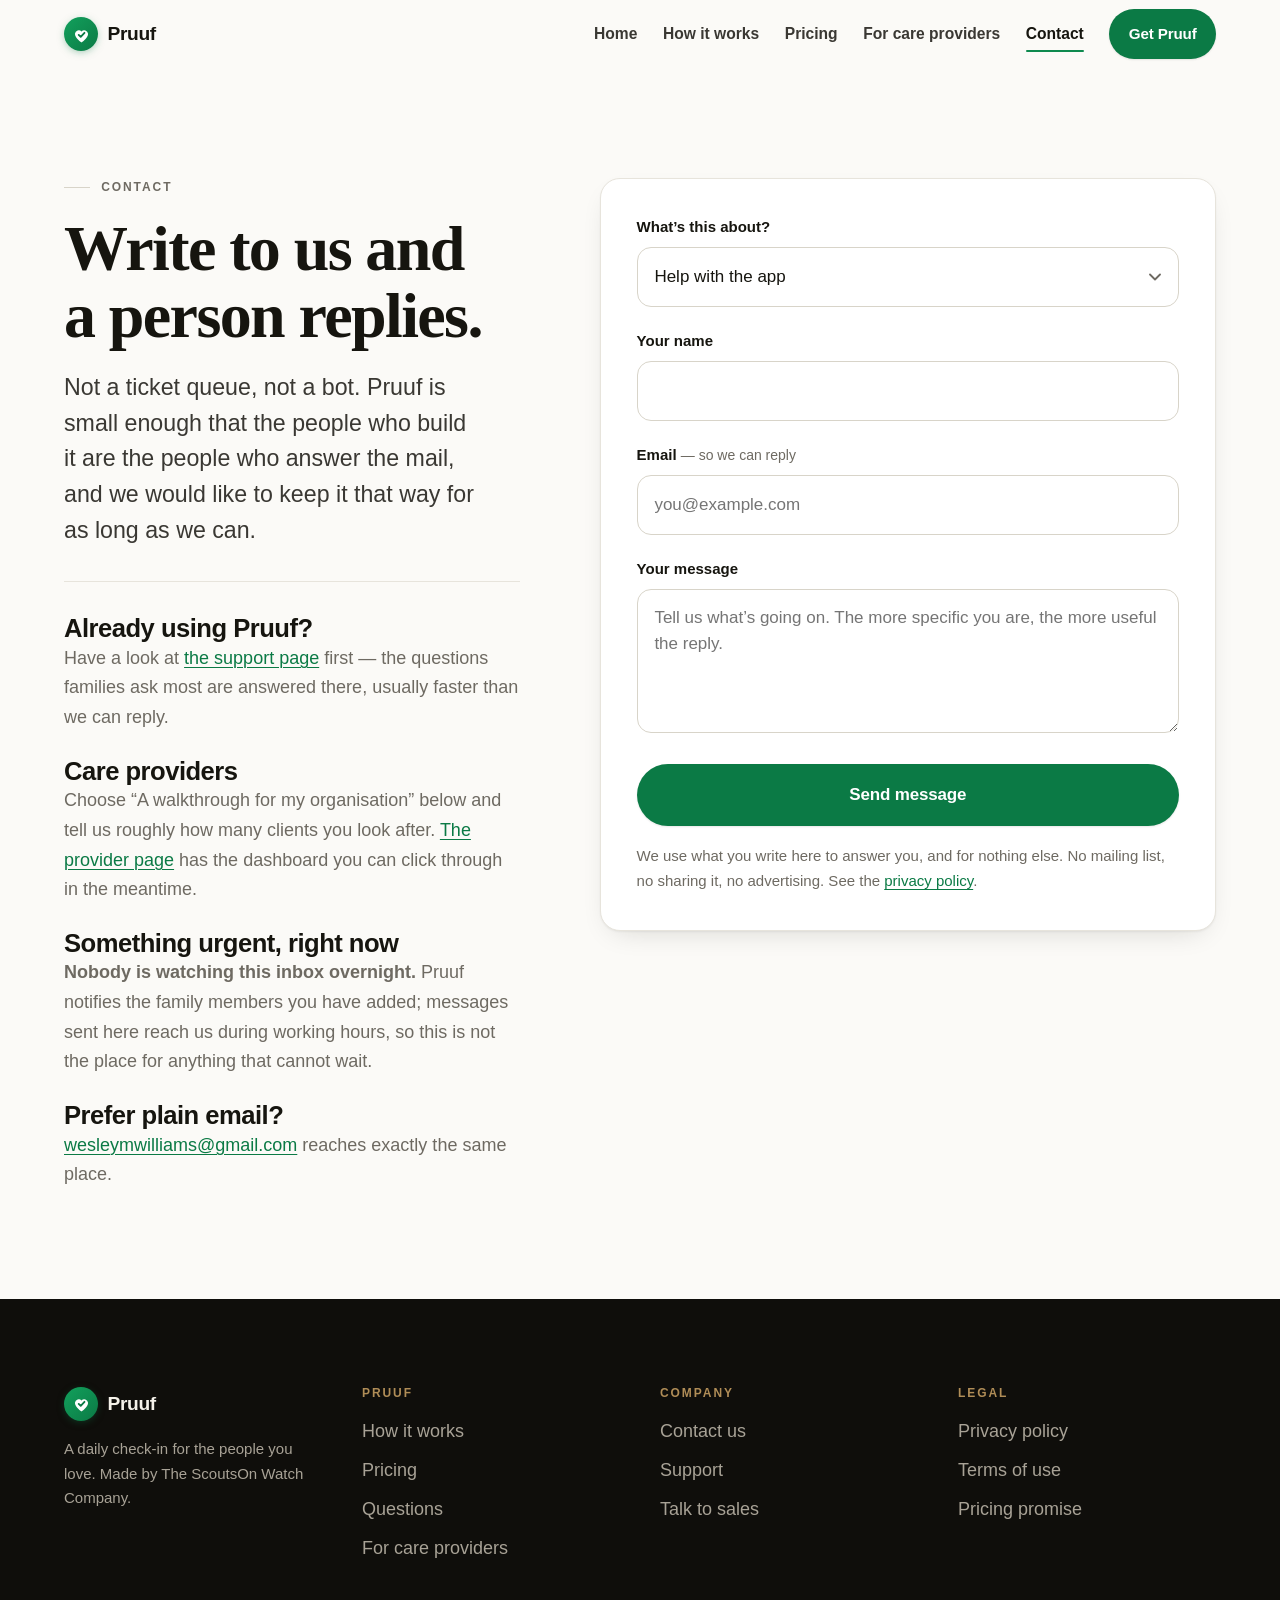
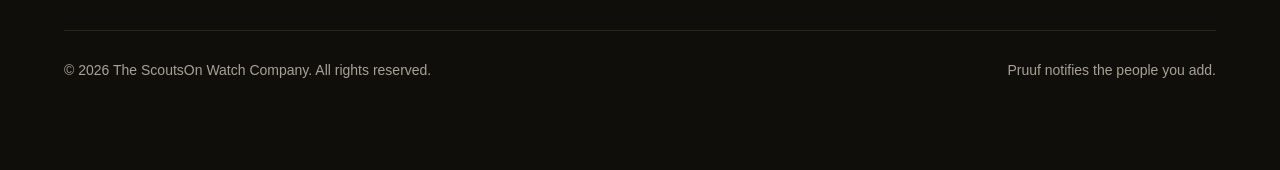
<file: contact.html>
<!doctype html>
<html lang="en">
<head>
<meta charset="utf-8">
<meta name="viewport" content="width=device-width,initial-scale=1">
<title>Contact Pruuf</title>
<meta name="description" content="Talk to the people who make Pruuf. Support for families, walkthroughs for care providers, partnerships and press.">
<link rel="canonical" href="https://thepruuf.com/contact.html">
<meta property="og:type" content="website">
<meta property="og:title" content="Contact Pruuf">
<meta property="og:description" content="A person reads every message and replies.">
<meta property="og:image" content="https://thepruuf.com/assets/img/og-card.png">
<meta property="og:url" content="https://thepruuf.com/contact.html">
<meta name="twitter:card" content="summary_large_image">
<meta name="theme-color" content="#FBFAF7">
<link rel="icon" href="favicon.ico" sizes="any">
<link rel="apple-touch-icon" href="assets/img/apple-touch-icon.png">
<link rel="stylesheet" href="assets/pruuf.css">
<script src="assets/pruuf.js" defer></script>
</head>
<body>
<a class="skip" href="#main">Skip to content</a>

<header class="site-header">
  <div class="wrap">
    <a class="brand" href="index.html">
      <span class="brand-mark"><svg viewBox="0 0 24 24" fill="none" aria-hidden="true">
        <path d="M12 21s-7.5-4.7-7.5-10A4.5 4.5 0 0 1 12 8.5 4.5 4.5 0 0 1 19.5 11c0 5.3-7.5 10-7.5 10Z" fill="#fff"/>
        <path d="M8.8 12.4l2.3 2.3 4.3-4.6" stroke="#0B7A45" stroke-width="2.1" stroke-linecap="round" stroke-linejoin="round"/>
      </svg></span>Pruuf
    </a>
    <button class="nav-toggle" aria-expanded="false" aria-controls="nav" aria-label="Menu">
      <svg viewBox="0 0 20 20" fill="none" aria-hidden="true">
        <path d="M3 6h14M3 10h14M3 14h14" stroke="currentColor" stroke-width="2" stroke-linecap="round"/>
      </svg>
    </button>
    <nav class="site-nav" id="nav" aria-label="Main">
      <a href="index.html">Home</a>
      <a href="index.html#how">How it works</a>
      <a href="index.html#pricing">Pricing</a>
      <a href="enterprise.html">For care providers</a>
      <a href="contact.html" aria-current="page">Contact</a>
      <a class="btn btn--ok btn--sm js-cta-app" href="index.html#launch" data-live-label="Download on the App Store">
        <span class="js-cta-label">Get Pruuf</span>
      </a>
    </nav>
  </div>
</header>

<main id="main">

<section class="section section--tight">
  <div class="wrap">
    <div class="split split--wide-right" style="align-items:flex-start">

      <div class="reveal">
        <p class="eyebrow">Contact</p>
        <h1 class="h1">Write to us and<br>a person replies.</h1>
        <p class="lead" style="margin-top:1.25rem;max-width:26rem">
          Not a ticket queue, not a bot. Pruuf is small enough that the people
          who build it are the people who answer the mail, and we would like to
          keep it that way for as long as we can.
        </p>

        <hr class="hr" style="margin-block:2rem">

        <div class="stack" style="--flow:1.5rem">
          <div>
            <h2 class="h3">Already using Pruuf?</h2>
            <p class="muted mb-0">Have a look at
              <a href="support.html">the support page</a> first — the questions
              families ask most are answered there, usually faster than we can
              reply.</p>
          </div>
          <div>
            <h2 class="h3">Care providers</h2>
            <p class="muted mb-0">Choose “A walkthrough for my organisation”
              below and tell us roughly how many clients you look after.
              <a href="enterprise.html">The provider page</a> has the dashboard
              you can click through in the meantime.</p>
          </div>
          <div>
            <h2 class="h3">Something urgent, right now</h2>
            <p class="muted mb-0"><strong>Nobody is watching this inbox
              overnight.</strong> Pruuf notifies the family members you have
              added; messages sent here reach us during working hours, so this
              is not the place for anything that cannot wait.</p>
          </div>
          <div>
            <h2 class="h3">Prefer plain email?</h2>
            <p class="muted mb-0">
              <a href="mailto:wesleymwilliams@gmail.com">wesleymwilliams@gmail.com</a>
              reaches exactly the same place.</p>
          </div>
        </div>
      </div>

      <div class="reveal">
        <div class="card">
          <form data-contact-form novalidate>
            <div class="hp" aria-hidden="true">
              <label for="hp-contact">Website</label>
              <input id="hp-contact" type="text" name="website" tabindex="-1" autocomplete="off">
            </div>
            <div data-form-status class="form-status" hidden role="alert"></div>

            <div class="field">
              <label for="c-intent">What’s this about?</label>
              <select class="select" id="c-intent" name="intent">
                <option value="support">Help with the app</option>
                <option value="enterprise">A walkthrough for my organisation</option>
                <option value="sales">Buying Pruuf for a family member</option>
                <option value="partnership">A partnership or integration</option>
                <option value="press">Press</option>
                <option value="privacy">Privacy or my data</option>
                <option value="other">Something else</option>
              </select>
            </div>

            <div class="field">
              <label for="c-name">Your name</label>
              <input class="input" id="c-name" name="name" autocomplete="name" required>
            </div>

            <div class="field" data-show-for="enterprise partnership press" hidden>
              <label for="c-org">Organisation</label>
              <input class="input" id="c-org" name="org" autocomplete="organization">
            </div>

            <div class="field">
              <label for="c-email">Email <span class="hint">— so we can reply</span></label>
              <input class="input" id="c-email" type="email" name="email"
                     autocomplete="email" placeholder="you@example.com" required>
            </div>

            <div class="field">
              <label for="c-message">Your message</label>
              <textarea class="textarea" id="c-message" name="message" required
                placeholder="Tell us what’s going on. The more specific you are, the more useful the reply."></textarea>
            </div>

            <button class="btn btn--ok" type="submit" style="width:100%">Send message</button>

            <p class="small muted" style="margin:1.15rem 0 0">
              We use what you write here to answer you, and for nothing else. No
              mailing list, no sharing it, no advertising. See the
              <a href="privacy.html">privacy policy</a>.
            </p>
          </form>

          <div data-form-done hidden tabindex="-1">
            <span class="chip">Sent</span>
            <h2 class="h3" style="margin-top:1rem">Thank you — we have it.</h2>
            <p class="muted">
              You’ll hear back within one business day, from a person, at the
              address you gave us. If it’s urgent and you would rather chase it,
              <a href="mailto:wesleymwilliams@gmail.com">email us directly</a>.
            </p>
            <p class="mb-0"><a class="arrow" href="index.html">Back to the start</a></p>
          </div>
        </div>
      </div>

    </div>
  </div>
</section>

</main>

<footer class="site-footer">
  <div class="wrap">
    <div class="footer-cols">
      <div>
        <a class="brand" href="index.html" style="margin-bottom:1rem">
          <span class="brand-mark"><svg viewBox="0 0 24 24" fill="none" aria-hidden="true">
            <path d="M12 21s-7.5-4.7-7.5-10A4.5 4.5 0 0 1 12 8.5 4.5 4.5 0 0 1 19.5 11c0 5.3-7.5 10-7.5 10Z" fill="#fff"/>
            <path d="M8.8 12.4l2.3 2.3 4.3-4.6" stroke="#0B7A45" stroke-width="2.1" stroke-linecap="round" stroke-linejoin="round"/>
          </svg></span>Pruuf
        </a>
        <p class="small" style="max-width:19rem">
          A daily check-in for the people you love. Made by The ScoutsOn Watch
          Company.
        </p>
      </div>
      <div>
        <h4>Pruuf</h4>
        <ul>
          <li><a href="index.html#how">How it works</a></li>
          <li><a href="index.html#pricing">Pricing</a></li>
          <li><a href="index.html#faq">Questions</a></li>
          <li><a href="enterprise.html">For care providers</a></li>
        </ul>
      </div>
      <div>
        <h4>Company</h4>
        <ul>
          <li><a href="contact.html">Contact us</a></li>
          <li><a href="support.html">Support</a></li>
          <li><a href="contact.html?intent=enterprise">Talk to sales</a></li>
        </ul>
      </div>
      <div>
        <h4>Legal</h4>
        <ul>
          <li><a href="privacy.html">Privacy policy</a></li>
          <li><a href="terms.html">Terms of use</a></li>
          <li><a href="terms.html#pricing">Pricing promise</a></li>
        </ul>
      </div>
    </div>
    <div class="footer-base">
      <span>© <span data-year>2026</span> The ScoutsOn Watch Company. All rights reserved.</span>
      <span>Pruuf notifies the people you add.</span>
    </div>
  </div>
</footer>
</body>
</html>
</file>
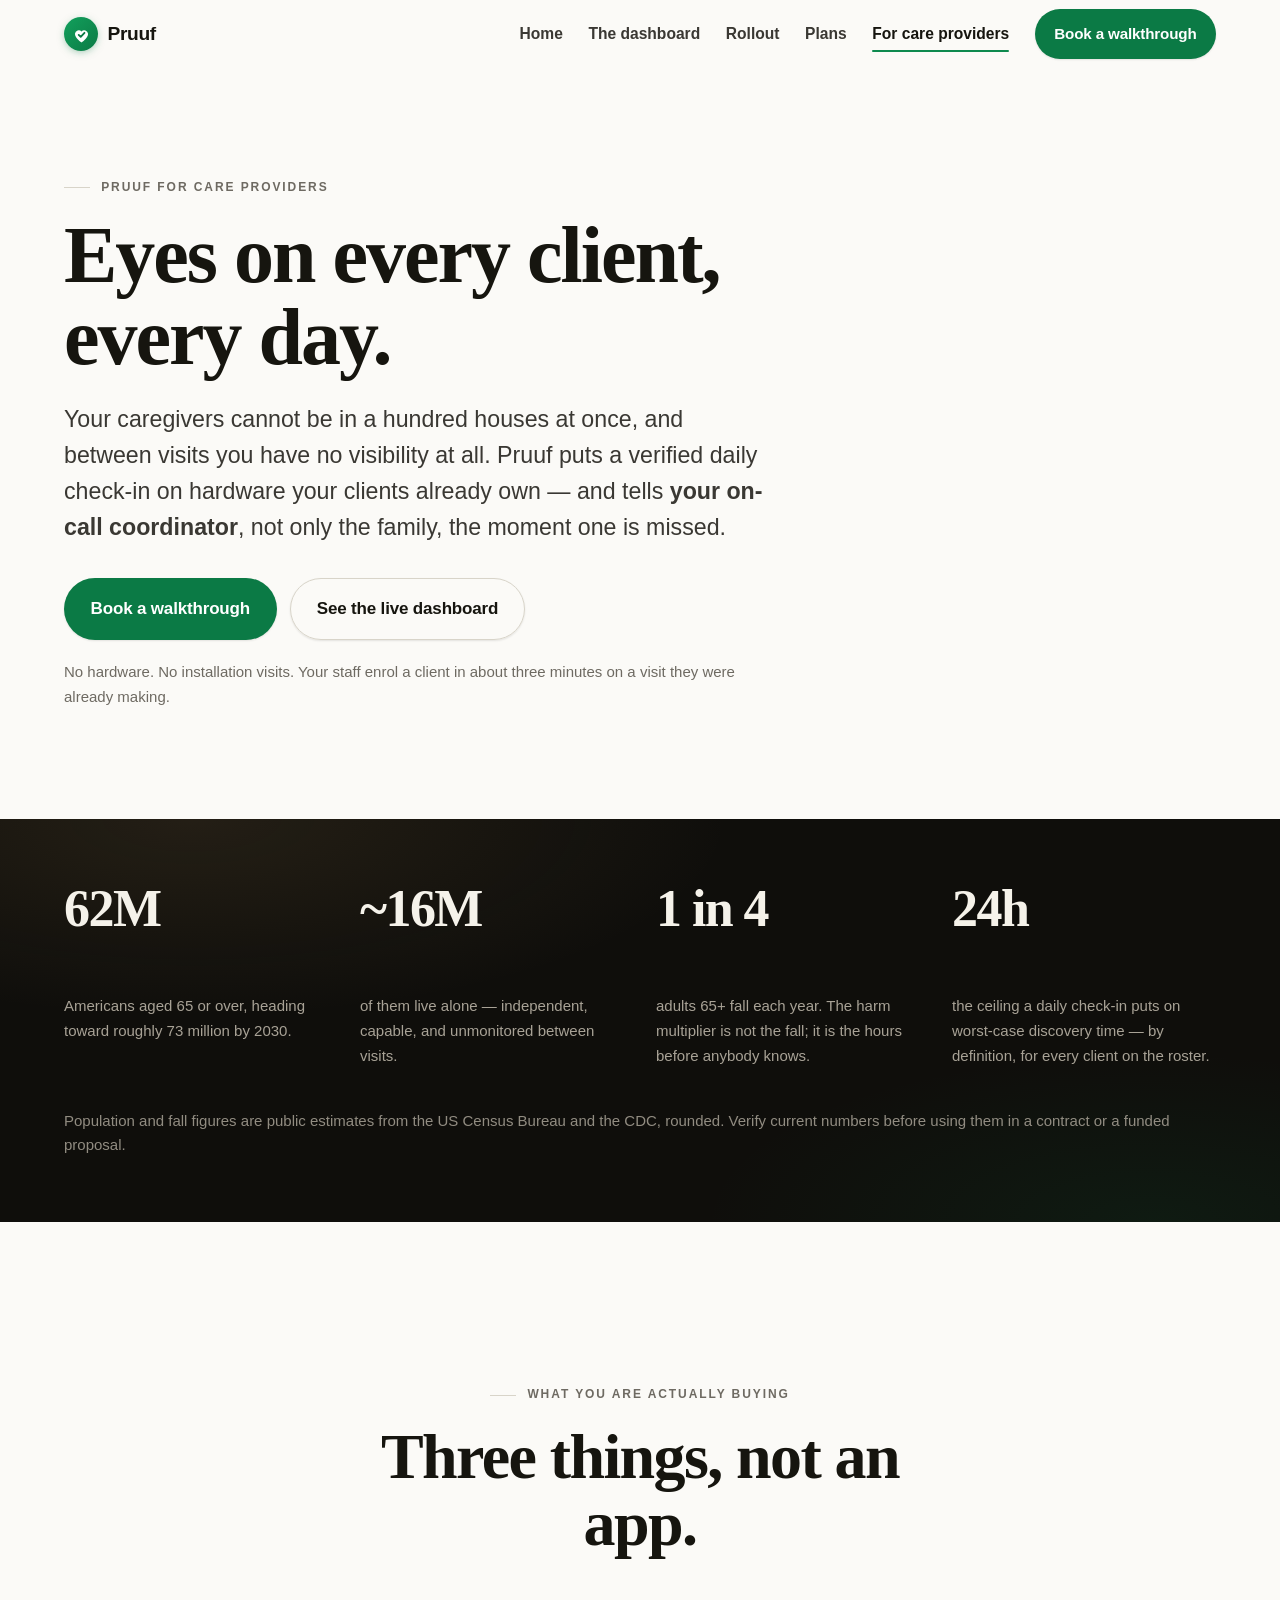
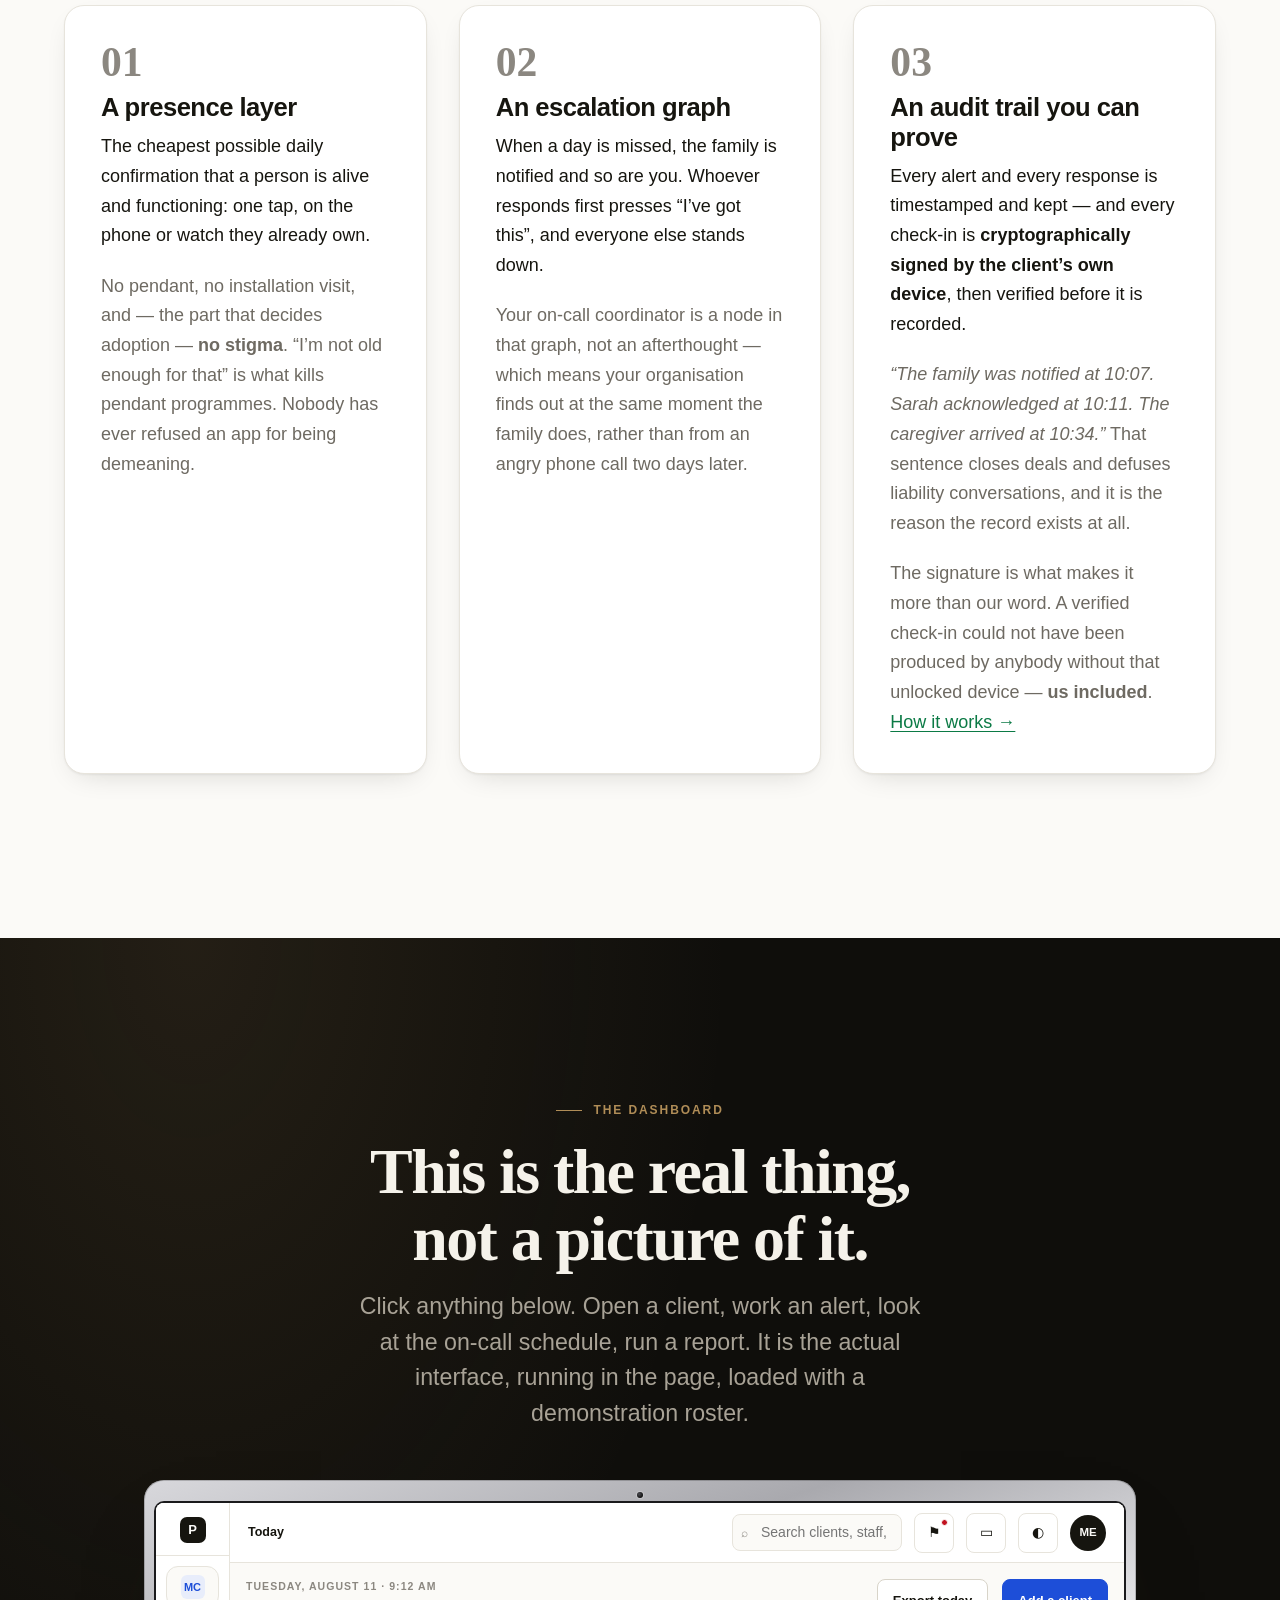
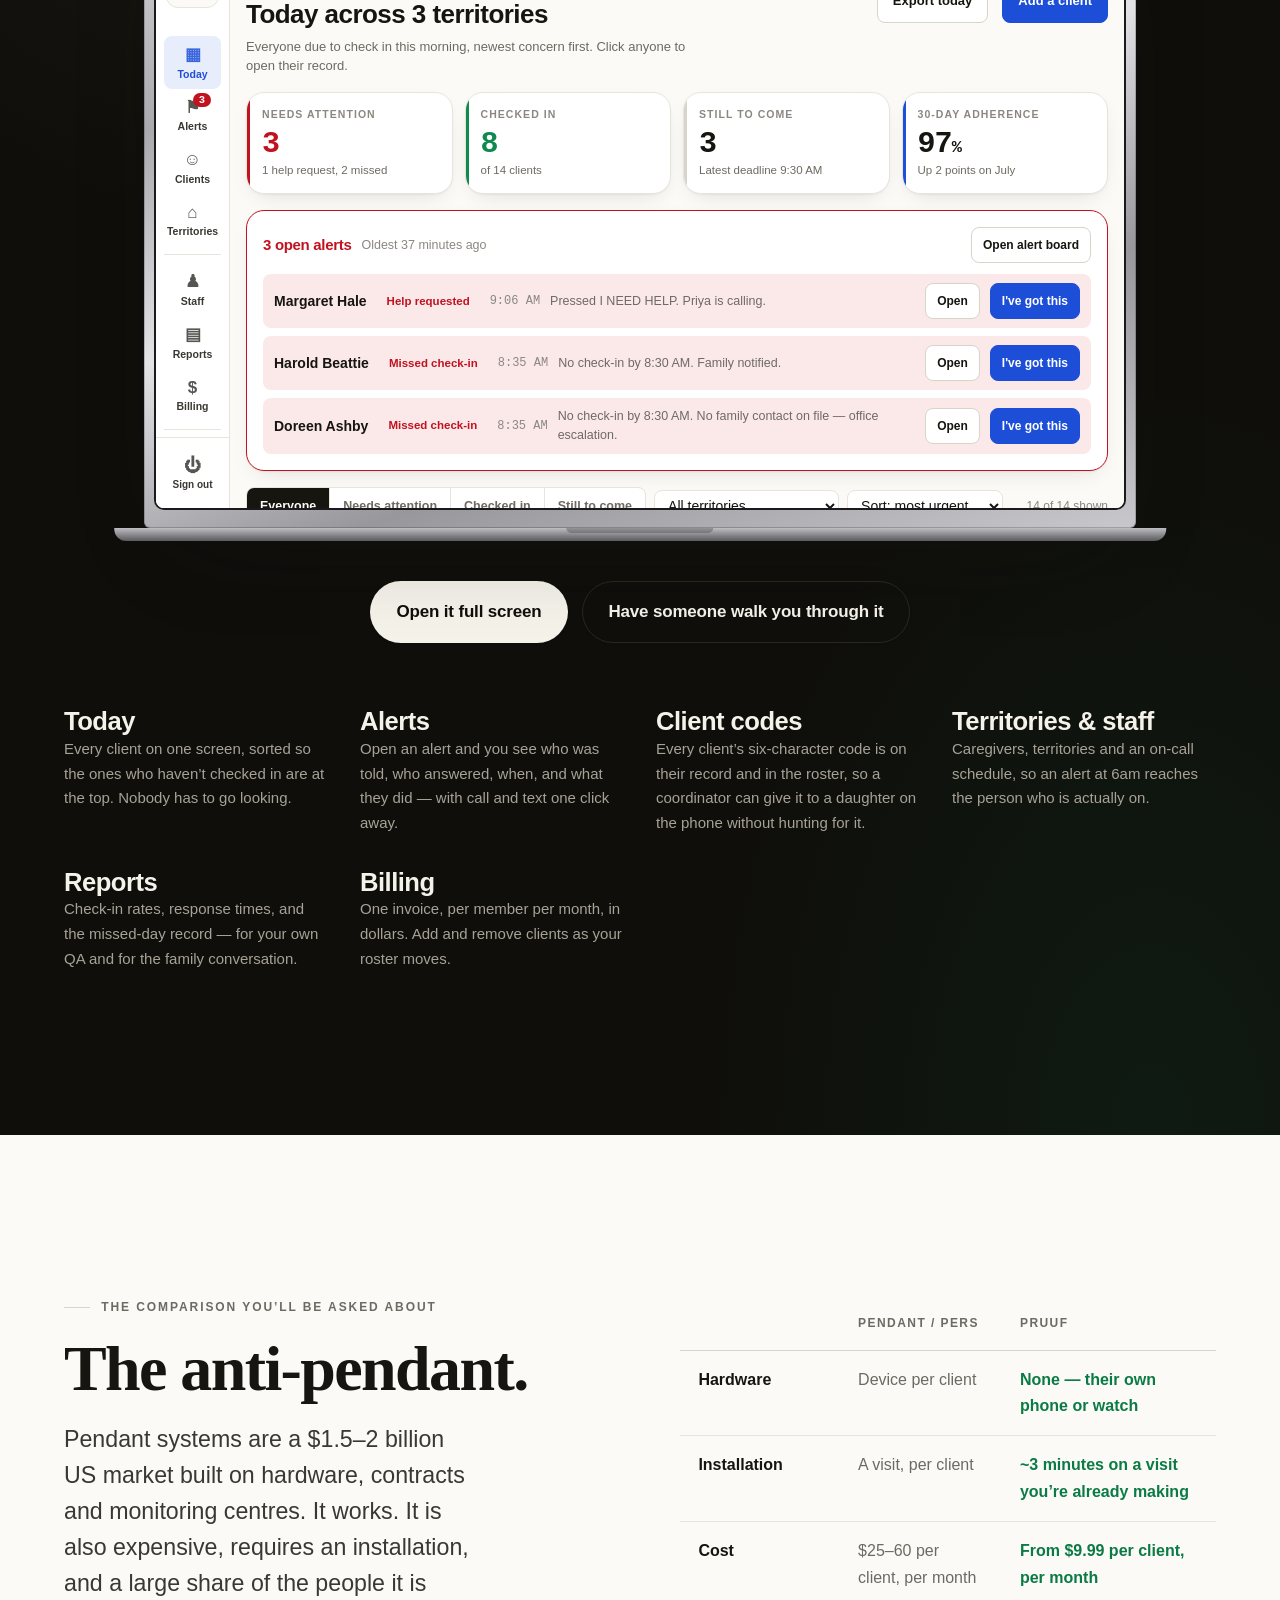
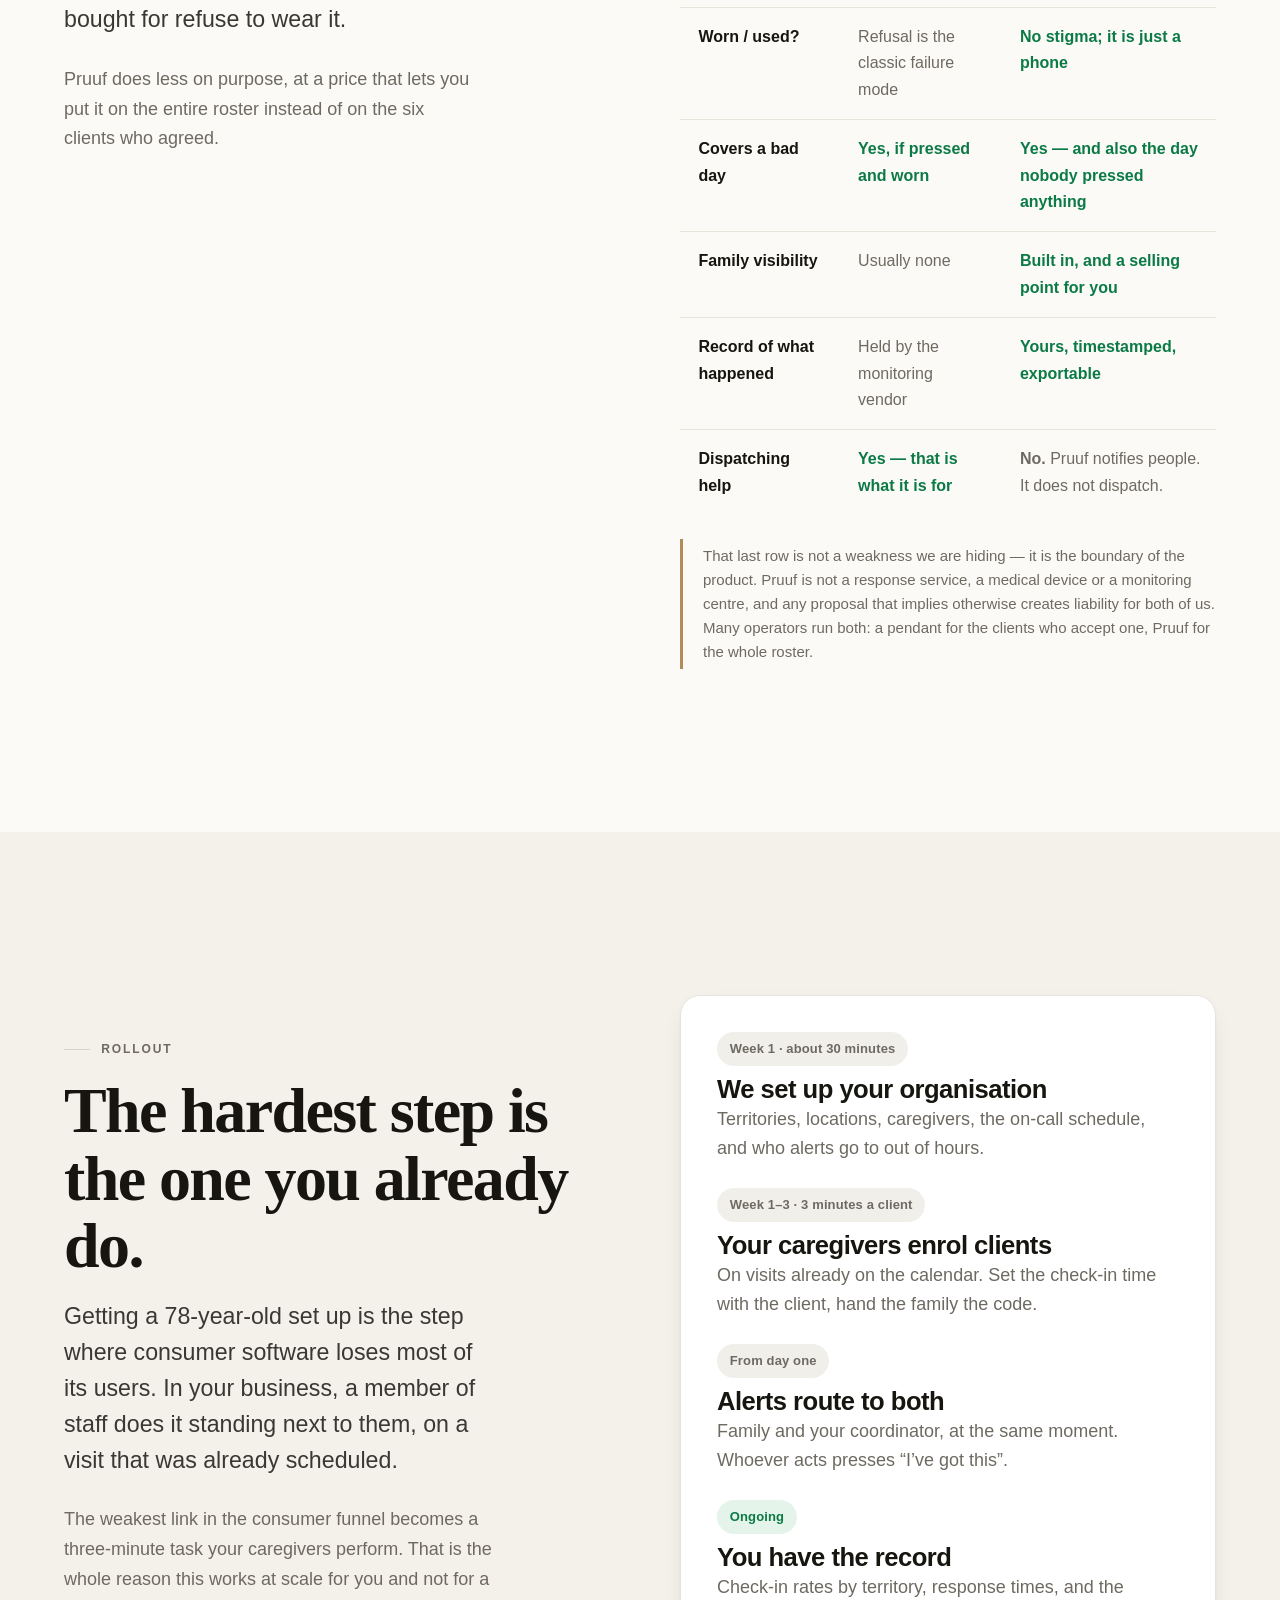
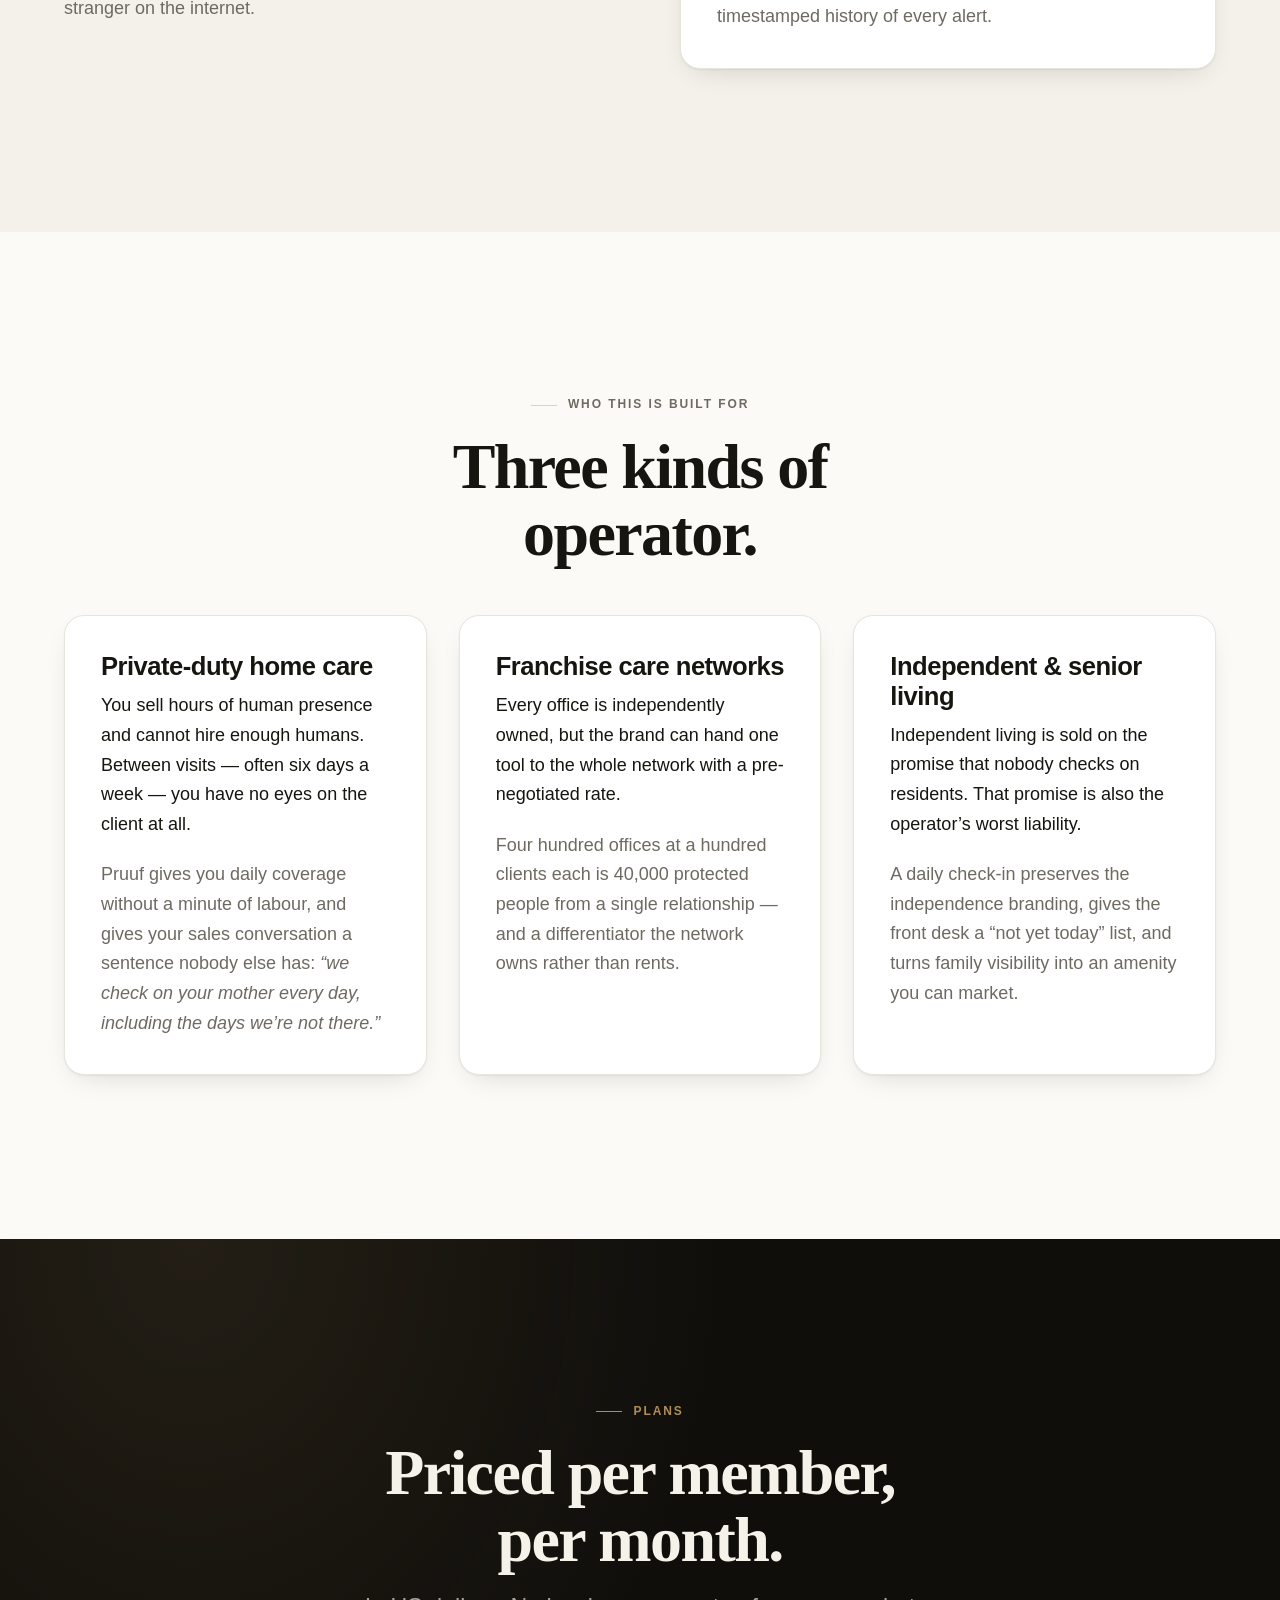
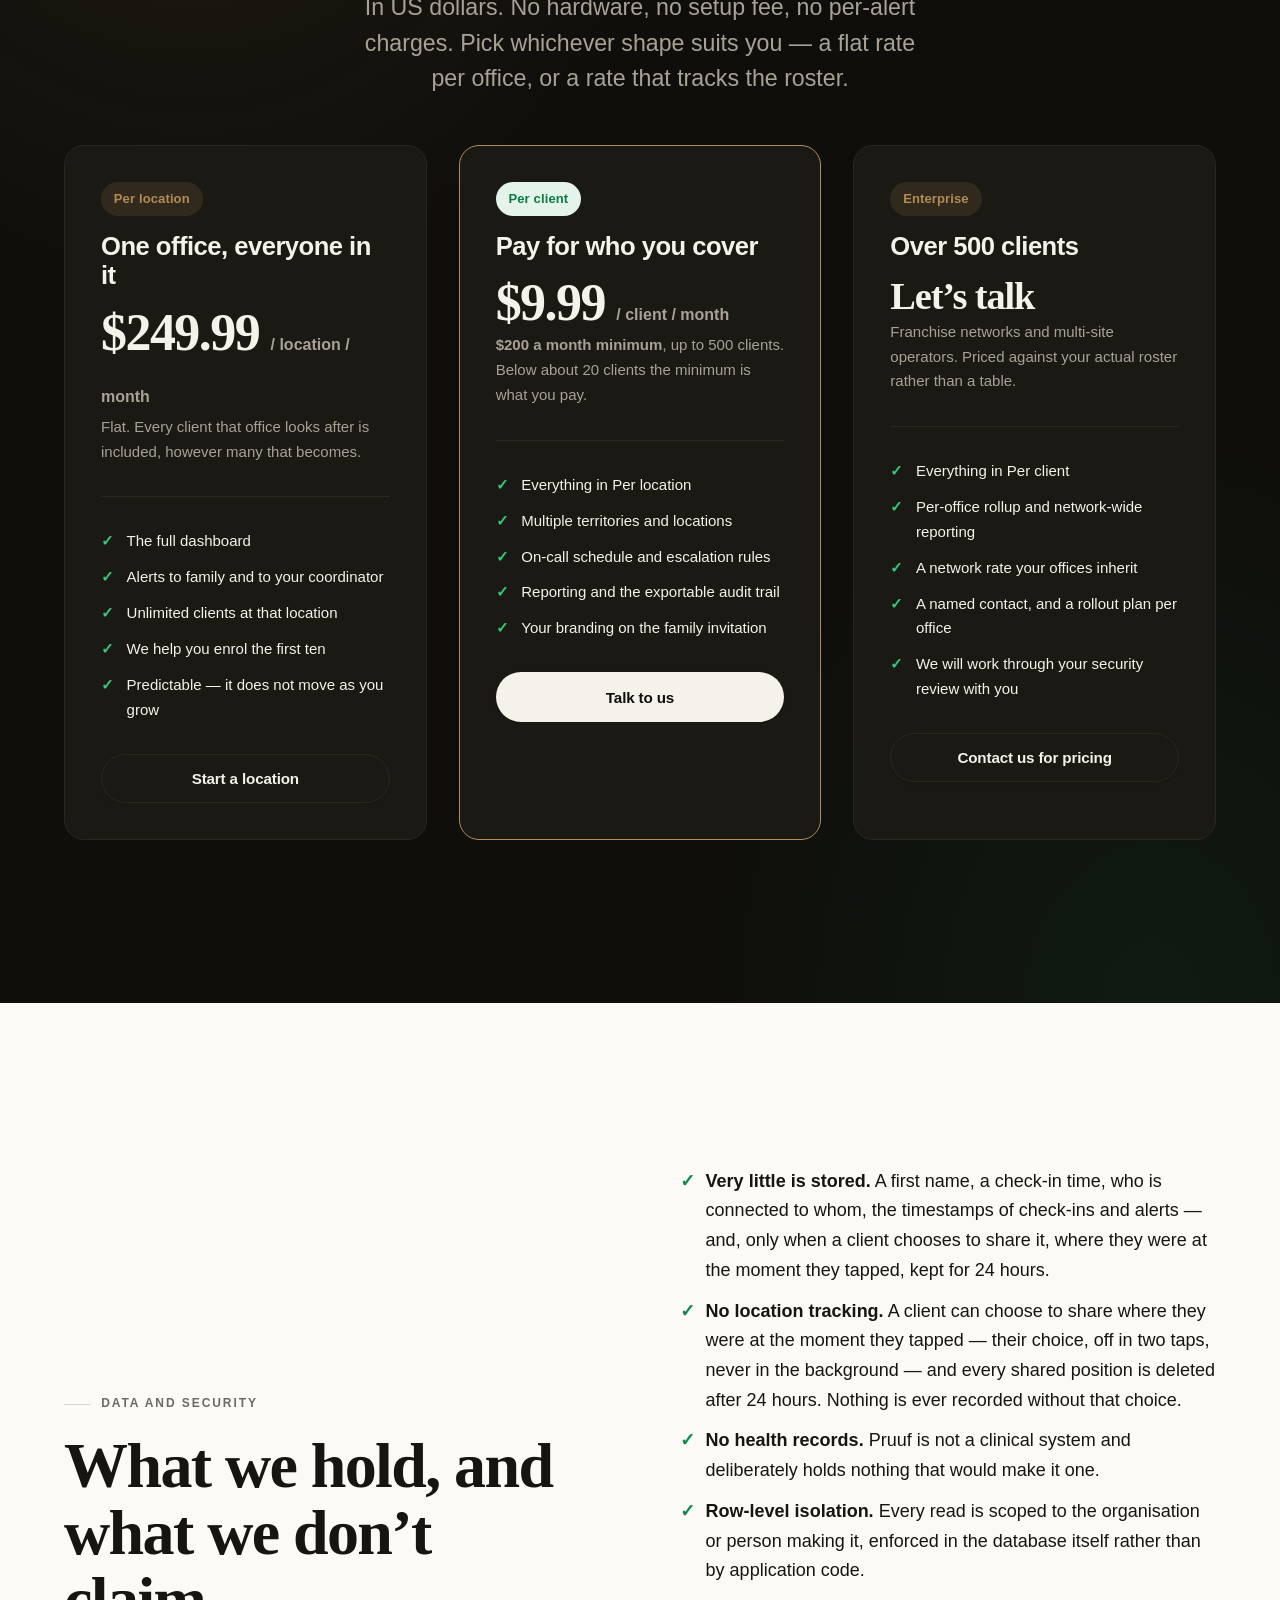
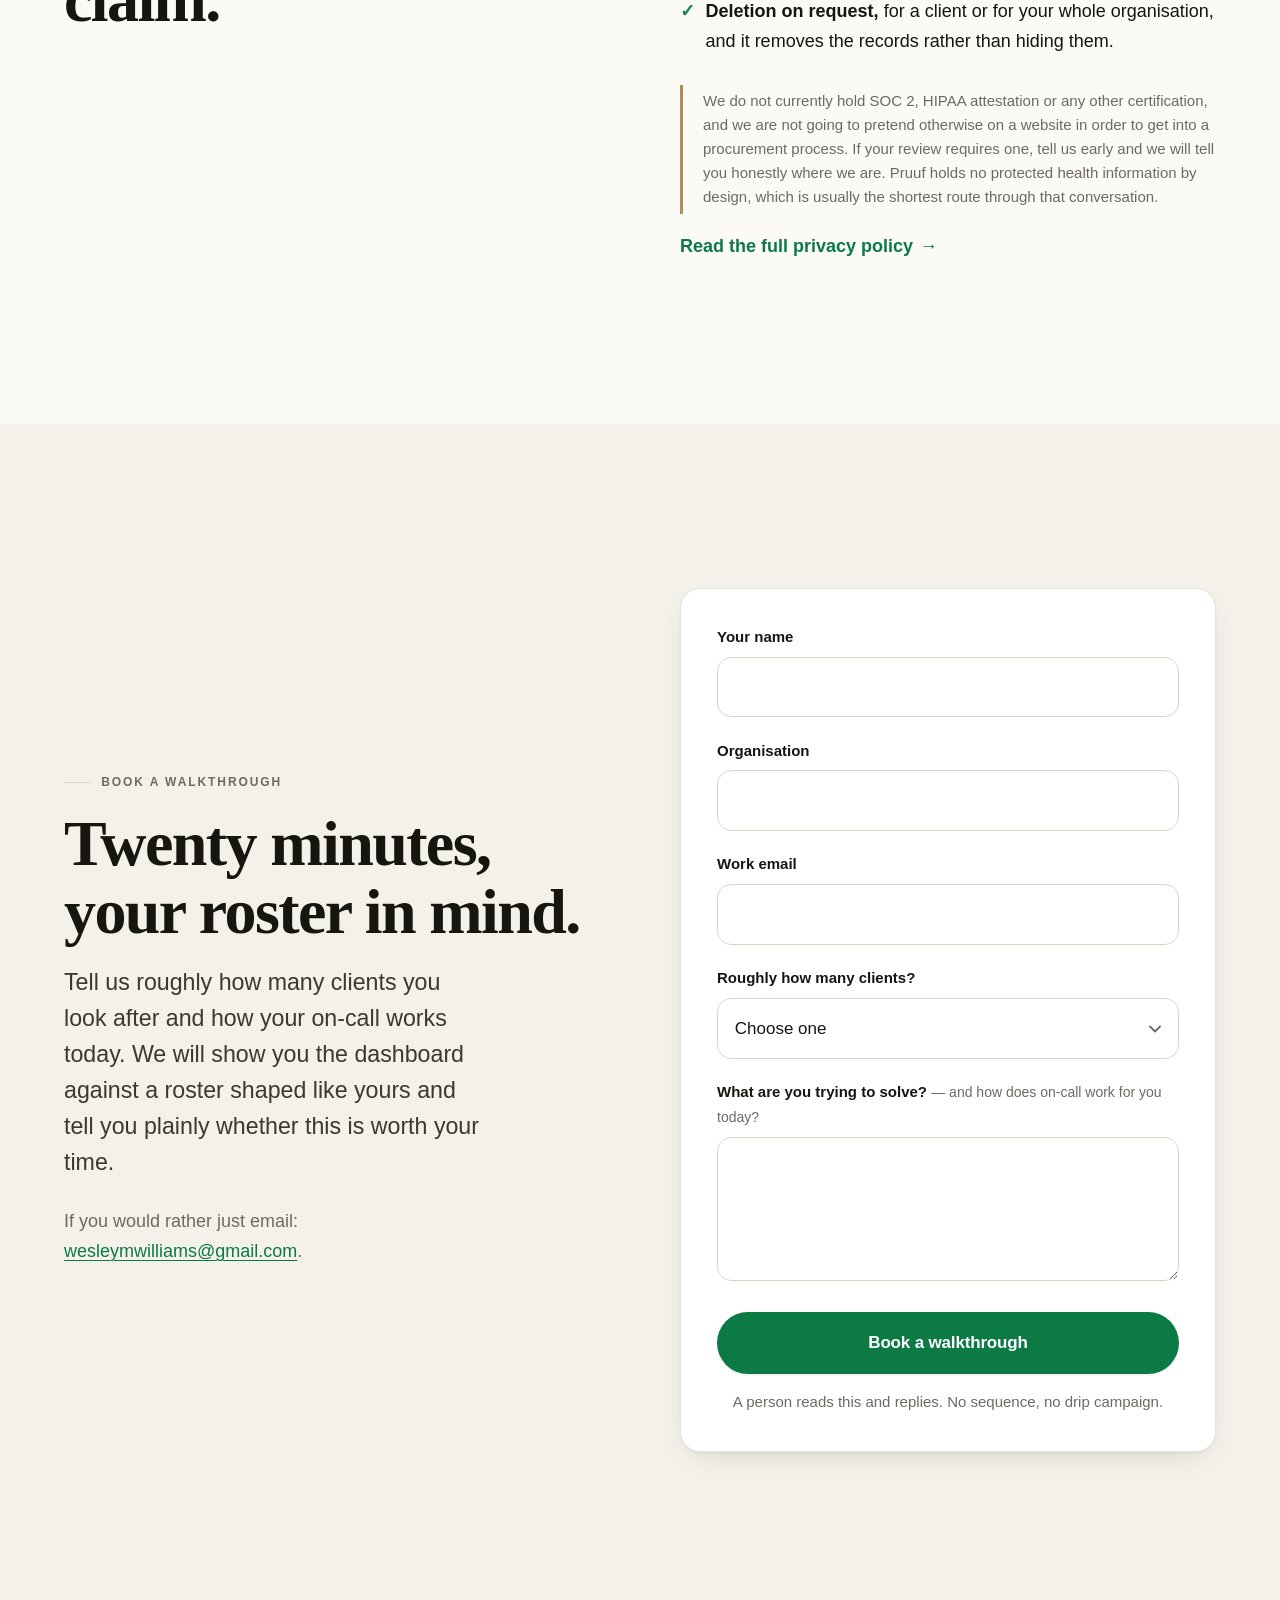
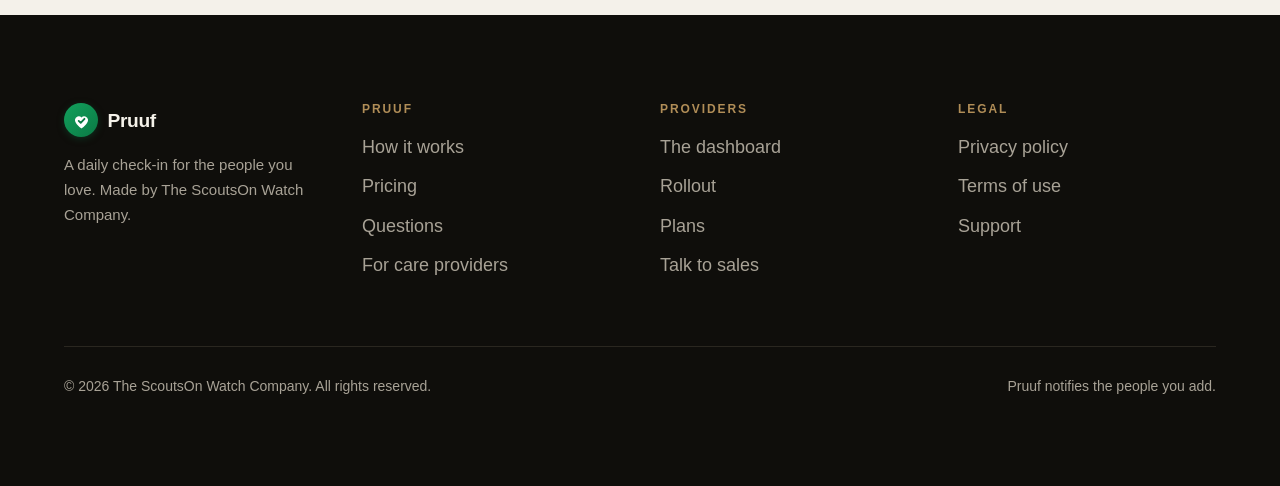
<file: enterprise.html>
<!doctype html>
<html lang="en">
<head>
<meta charset="utf-8">
<meta name="viewport" content="width=device-width,initial-scale=1">
<title>Pruuf for care providers — eyes on every client, every day</title>
<meta name="description" content="Home care agencies, senior living operators and care networks use Pruuf for a daily verified check-in on every client, alerts routed to their on-call coordinator, and a timestamped record of who was told and when.">
<link rel="canonical" href="https://thepruuf.com/enterprise.html">
<meta property="og:type" content="website">
<meta property="og:title" content="Pruuf for care providers">
<meta property="og:description" content="A daily verified check-in on every client, without one extra visit. Alerts to your coordinator. A record of who was told and when.">
<meta property="og:image" content="https://thepruuf.com/assets/img/og-card.png">
<meta property="og:url" content="https://thepruuf.com/enterprise.html">
<meta name="twitter:card" content="summary_large_image">
<meta name="theme-color" content="#FBFAF7">
<link rel="icon" href="favicon.ico" sizes="any">
<link rel="apple-touch-icon" href="assets/img/apple-touch-icon.png">
<link rel="stylesheet" href="assets/pruuf.css">
<script src="assets/pruuf.js" defer></script>
</head>
<body>
<a class="skip" href="#main">Skip to content</a>

<header class="site-header">
  <div class="wrap">
    <a class="brand" href="index.html">
      <span class="brand-mark"><svg viewBox="0 0 24 24" fill="none" aria-hidden="true">
        <path d="M12 21s-7.5-4.7-7.5-10A4.5 4.5 0 0 1 12 8.5 4.5 4.5 0 0 1 19.5 11c0 5.3-7.5 10-7.5 10Z" fill="#fff"/>
        <path d="M8.8 12.4l2.3 2.3 4.3-4.6" stroke="#0B7A45" stroke-width="2.1" stroke-linecap="round" stroke-linejoin="round"/>
      </svg></span>Pruuf
    </a>
    <button class="nav-toggle" aria-expanded="false" aria-controls="nav" aria-label="Menu">
      <svg viewBox="0 0 20 20" fill="none" aria-hidden="true">
        <path d="M3 6h14M3 10h14M3 14h14" stroke="currentColor" stroke-width="2" stroke-linecap="round"/>
      </svg>
    </button>
    <nav class="site-nav" id="nav" aria-label="Main">
      <a href="index.html">Home</a>
      <a href="#dashboard">The dashboard</a>
      <a href="#rollout">Rollout</a>
      <a href="#plans">Plans</a>
      <a href="enterprise.html" aria-current="page">For care providers</a>
      <a class="btn btn--ok btn--sm" href="#contact">Book a walkthrough</a>
    </nav>
  </div>
</header>

<main id="main">

<!-- ══════════════════════════════════════════════════════════════════
     HERO
     ══════════════════════════════════════════════════════════════════ -->
<section class="section section--tight">
  <div class="wrap">
    <div class="prose reveal" style="max-width:44rem">
      <p class="eyebrow">Pruuf for care providers</p>
      <h1 class="display">Eyes on every client, every day.</h1>
      <p class="lead" style="margin-top:1.5rem">
        Your caregivers cannot be in a hundred houses at once, and between
        visits you have no visibility at all. Pruuf puts a verified daily
        check-in on hardware your clients already own — and tells
        <strong>your on-call coordinator</strong>, not only the family, the
        moment one is missed.
      </p>
      <div class="btn-row" style="margin-top:2rem">
        <a class="btn btn--ok" href="#contact">Book a walkthrough</a>
        <a class="btn btn--ghost" href="#dashboard">See the live dashboard</a>
      </div>
      <p class="small muted" style="margin-top:1.25rem">
        No hardware. No installation visits. Your staff enrol a client in about
        three minutes on a visit they were already making.
      </p>
    </div>
  </div>
</section>

<!-- ══════════════════════════════════════════════════════════════════
     THE MARKET FACTS
     ══════════════════════════════════════════════════════════════════ -->
<section class="section--tight night" style="padding-block:clamp(3rem,5vw,4.5rem)">
  <div class="wrap">
    <div class="grid grid--4">
      <div class="reveal">
        <p class="price" style="color:var(--on-night)">62M</p>
        <p class="small mb-0">Americans aged 65 or over, heading toward roughly
          73 million by 2030.</p>
      </div>
      <div class="reveal">
        <p class="price" style="color:var(--on-night)">~16M</p>
        <p class="small mb-0">of them live alone — independent, capable, and
          unmonitored between visits.</p>
      </div>
      <div class="reveal">
        <p class="price" style="color:var(--on-night)">1 in 4</p>
        <p class="small mb-0">adults 65+ fall each year. The harm multiplier is
          not the fall; it is the hours before anybody knows.</p>
      </div>
      <div class="reveal">
        <p class="price" style="color:var(--on-night)">24h</p>
        <p class="small mb-0">the ceiling a daily check-in puts on worst-case
          discovery time — by definition, for every client on the roster.</p>
      </div>
    </div>
    <p class="small" style="margin-top:2.5rem;color:var(--on-night-muted);opacity:.85">
      Population and fall figures are public estimates from the US Census Bureau
      and the CDC, rounded. Verify current numbers before using them in a
      contract or a funded proposal.
    </p>
  </div>
</section>

<!-- ══════════════════════════════════════════════════════════════════
     WHAT PRUUF IS TO AN OPERATOR
     ══════════════════════════════════════════════════════════════════ -->
<section class="section">
  <div class="wrap">
    <div class="center prose reveal" style="margin-bottom:3rem">
      <p class="eyebrow" style="justify-content:center">What you are actually buying</p>
      <h2 class="h1">Three things, not an app.</h2>
    </div>

    <div class="grid grid--3">
      <div class="card reveal">
        <div class="step-num">01</div>
        <h3 class="h3">A presence layer</h3>
        <p style="margin-top:.6rem">
          The cheapest possible daily confirmation that a person is alive and
          functioning: one tap, on the phone or watch they already own.
        </p>
        <p class="muted mb-0">
          No pendant, no installation visit, and — the part that decides
          adoption — <strong>no stigma</strong>. “I’m not old enough for that”
          is what kills pendant programmes. Nobody has ever refused an app for
          being demeaning.
        </p>
      </div>
      <div class="card reveal">
        <div class="step-num">02</div>
        <h3 class="h3">An escalation graph</h3>
        <p style="margin-top:.6rem">
          When a day is missed, the family is notified and so are you. Whoever
          responds first presses “I’ve got this”, and everyone else stands down.
        </p>
        <p class="muted mb-0">
          Your on-call coordinator is a node in that graph, not an afterthought
          — which means your organisation finds out at the same moment the
          family does, rather than from an angry phone call two days later.
        </p>
      </div>
      <div class="card reveal">
        <div class="step-num">03</div>
        <h3 class="h3">An audit trail you can prove</h3>
        <p style="margin-top:.6rem">
          Every alert and every response is timestamped and kept — and every
          check-in is <strong>cryptographically signed by the client’s own
          device</strong>, then verified before it is recorded.
        </p>
        <p class="muted">
          <em>“The family was notified at 10:07. Sarah acknowledged at 10:11.
          The caregiver arrived at 10:34.”</em> That sentence closes deals and
          defuses liability conversations, and it is the reason the record
          exists at all.
        </p>
        <p class="muted mb-0">
          The signature is what makes it more than our word. A verified check-in
          could not have been produced by anybody without that unlocked device —
          <strong>us included</strong>. <a href="security.html">How it
          works →</a>
        </p>
      </div>
    </div>
  </div>
</section>

<!-- ══════════════════════════════════════════════════════════════════
     THE LIVE DASHBOARD
     ══════════════════════════════════════════════════════════════════ -->
<section class="section night" id="dashboard">
  <div class="wrap">
    <div class="center prose reveal" style="margin-bottom:3rem">
      <p class="eyebrow" style="justify-content:center">The dashboard</p>
      <h2 class="h1">This is the real thing,<br>not a picture of it.</h2>
      <p class="lead" style="margin-top:1rem">
        Click anything below. Open a client, work an alert, look at the on-call
        schedule, run a report. It is the actual interface, running in the page,
        loaded with a demonstration roster.
      </p>
    </div>

    <div class="macbook reveal">
      <div class="macbook-lid">
        <div class="macbook-camera"></div>
        <div class="macbook-screen">
          <iframe src="dashboard/index.html?auth=1&theme=light#today"
                  title="The Pruuf provider dashboard, live and interactive"
                  loading="lazy"></iframe>
        </div>
      </div>
      <div class="macbook-base"></div>
    </div>

    <div class="btn-row btn-row--center" style="margin-top:2.5rem">
      <button class="btn btn--light" type="button" data-open-dashboard>
        Open it full screen
      </button>
      <a class="btn btn--ghost" href="#contact">Have someone walk you through it</a>
    </div>

    <div class="grid grid--3" style="margin-top:clamp(3rem,5vw,4.5rem)">
      <div class="reveal">
        <h3 class="h3" style="color:var(--on-night)">Today</h3>
        <p class="small mb-0">Every client on one screen, sorted so the ones who
          haven’t checked in are at the top. Nobody has to go looking.</p>
      </div>
      <div class="reveal">
        <h3 class="h3" style="color:var(--on-night)">Alerts</h3>
        <p class="small mb-0">Open an alert and you see who was told, who
          answered, when, and what they did — with call and text one click away.</p>
      </div>
      <div class="reveal">
        <h3 class="h3" style="color:var(--on-night)">Client codes</h3>
        <p class="small mb-0">Every client’s six-character code is on their
          record and in the roster, so a coordinator can give it to a daughter
          on the phone without hunting for it.</p>
      </div>
      <div class="reveal">
        <h3 class="h3" style="color:var(--on-night)">Territories &amp; staff</h3>
        <p class="small mb-0">Caregivers, territories and an on-call schedule,
          so an alert at 6am reaches the person who is actually on.</p>
      </div>
      <div class="reveal">
        <h3 class="h3" style="color:var(--on-night)">Reports</h3>
        <p class="small mb-0">Check-in rates, response times, and the missed-day
          record — for your own QA and for the family conversation.</p>
      </div>
      <div class="reveal">
        <h3 class="h3" style="color:var(--on-night)">Billing</h3>
        <p class="small mb-0">One invoice, per member per month, in dollars.
          Add and remove clients as your roster moves.</p>
      </div>
    </div>
  </div>
</section>

<!-- ══════════════════════════════════════════════════════════════════
     THE ECONOMICS
     ══════════════════════════════════════════════════════════════════ -->
<section class="section" id="economics">
  <div class="wrap">
    <div class="split" style="align-items:flex-start">
      <div class="reveal">
        <p class="eyebrow">The comparison you’ll be asked about</p>
        <h2 class="h1">The anti-pendant.</h2>
        <p class="lead" style="margin-top:1.25rem;max-width:26rem">
          Pendant systems are a $1.5–2 billion US market built on hardware,
          contracts and monitoring centres. It works. It is also
          expensive, requires an installation, and a large share of the people
          it is bought for refuse to wear it.
        </p>
        <p class="muted" style="max-width:26rem">
          Pruuf does less on purpose, at a price that lets you put it on the
          entire roster instead of on the six clients who agreed.
        </p>
      </div>
      <div class="reveal table-scroll">
        <table class="data">
          <thead>
            <tr><th>&nbsp;</th><th>Pendant / PERS</th><th>Pruuf</th></tr>
          </thead>
          <tbody>
            <tr><td><strong>Hardware</strong></td>
                <td class="no">Device per client</td>
                <td class="yes">None — their own phone or watch</td></tr>
            <tr><td><strong>Installation</strong></td>
                <td class="no">A visit, per client</td>
                <td class="yes">~3 minutes on a visit you’re already making</td></tr>
            <tr><td><strong>Cost</strong></td>
                <td class="no">$25–60 per client, per month</td>
                <td class="yes">From $9.99 per client, per month</td></tr>
            <tr><td><strong>Worn / used?</strong></td>
                <td class="no">Refusal is the classic failure mode</td>
                <td class="yes">No stigma; it is just a phone</td></tr>
            <tr><td><strong>Covers a bad day</strong></td>
                <td class="yes">Yes, if pressed and worn</td>
                <td class="yes">Yes — and also the day nobody pressed anything</td></tr>
            <tr><td><strong>Family visibility</strong></td>
                <td class="no">Usually none</td>
                <td class="yes">Built in, and a selling point for you</td></tr>
            <tr><td><strong>Record of what happened</strong></td>
                <td class="no">Held by the monitoring vendor</td>
                <td class="yes">Yours, timestamped, exportable</td></tr>
            <tr><td><strong>Dispatching help</strong></td>
                <td class="yes">Yes — that is what it is for</td>
                <td class="no"><strong>No.</strong> Pruuf notifies people. It does not dispatch.</td></tr>
          </tbody>
        </table>
        <p class="note" style="margin-top:1.5rem">
          That last row is not a weakness we are hiding — it is the boundary of
          the product. Pruuf is not a response service, a medical device or a
          monitoring centre, and any proposal that implies otherwise creates
          liability for both of us. Many operators run both: a pendant
          for the clients who accept one, Pruuf for the whole roster.
        </p>
      </div>
    </div>
  </div>
</section>

<!-- ══════════════════════════════════════════════════════════════════
     ROLLOUT
     ══════════════════════════════════════════════════════════════════ -->
<section class="section" id="rollout" style="background:#F4F1EA">
  <div class="wrap">
    <div class="split">
      <div class="reveal">
        <p class="eyebrow">Rollout</p>
        <h2 class="h1">The hardest step is the one you already do.</h2>
        <p class="lead" style="margin-top:1.25rem;max-width:27rem">
          Getting a 78-year-old set up is the step where consumer software
          loses most of its users. In your business, a member of staff does it
          standing next to them, on a visit that was already scheduled.
        </p>
        <p class="muted" style="max-width:27rem">
          The weakest link in the consumer funnel becomes a three-minute task
          your caregivers perform. That is the whole reason this works at scale
          for you and not for a stranger on the internet.
        </p>
      </div>
      <div class="reveal">
        <div class="card" style="--flow:1.5rem">
          <div class="stack">
            <div>
              <span class="chip chip--neutral">Week 1 · about 30 minutes</span>
              <h3 class="h3" style="margin-top:.6rem">We set up your organisation</h3>
              <p class="muted mb-0">Territories, locations, caregivers, the
                on-call schedule, and who alerts go to out of hours.</p>
            </div>
            <div>
              <span class="chip chip--neutral">Week 1–3 · 3 minutes a client</span>
              <h3 class="h3" style="margin-top:.6rem">Your caregivers enrol clients</h3>
              <p class="muted mb-0">On visits already on the calendar. Set the
                check-in time with the client, hand the family the code.</p>
            </div>
            <div>
              <span class="chip chip--neutral">From day one</span>
              <h3 class="h3" style="margin-top:.6rem">Alerts route to both</h3>
              <p class="muted mb-0">Family and your coordinator, at the same
                moment. Whoever acts presses “I’ve got this”.</p>
            </div>
            <div>
              <span class="chip">Ongoing</span>
              <h3 class="h3" style="margin-top:.6rem">You have the record</h3>
              <p class="muted mb-0">Check-in rates by territory, response times,
                and the timestamped history of every alert.</p>
            </div>
          </div>
        </div>
      </div>
    </div>
  </div>
</section>

<!-- ══════════════════════════════════════════════════════════════════
     WHO IT'S FOR
     ══════════════════════════════════════════════════════════════════ -->
<section class="section">
  <div class="wrap">
    <div class="center prose reveal" style="margin-bottom:3rem">
      <p class="eyebrow" style="justify-content:center">Who this is built for</p>
      <h2 class="h1">Three kinds of operator.</h2>
    </div>
    <div class="grid grid--3">
      <div class="card reveal">
        <h3 class="h3">Private-duty home care</h3>
        <p style="margin-top:.6rem">You sell hours of human presence and cannot
          hire enough humans. Between visits — often six days a week — you have
          no eyes on the client at all.</p>
        <p class="muted mb-0">Pruuf gives you daily coverage without a minute of
          labour, and gives your sales conversation a sentence nobody else has:
          <em>“we check on your mother every day, including the days we’re not
          there.”</em></p>
      </div>
      <div class="card reveal">
        <h3 class="h3">Franchise care networks</h3>
        <p style="margin-top:.6rem">Every office is independently owned, but the
          brand can hand one tool to the whole network with a pre-negotiated
          rate.</p>
        <p class="muted mb-0">Four hundred offices at a hundred clients each is
          40,000 protected people from a single relationship — and a
          differentiator the network owns rather than rents.</p>
      </div>
      <div class="card reveal">
        <h3 class="h3">Independent &amp; senior living</h3>
        <p style="margin-top:.6rem">Independent living is sold on the promise
          that nobody checks on residents. That promise is also the operator’s
          worst liability.</p>
        <p class="muted mb-0">A daily check-in preserves the independence
          branding, gives the front desk a “not yet today” list, and turns family
          visibility into an amenity you can market.</p>
      </div>
    </div>
  </div>
</section>

<!-- ══════════════════════════════════════════════════════════════════
     PLANS
     ══════════════════════════════════════════════════════════════════ -->
<section class="section night" id="plans">
  <div class="wrap">
    <div class="center prose reveal" style="margin-bottom:3rem">
      <p class="eyebrow" style="justify-content:center">Plans</p>
      <h2 class="h1">Priced per member, per month.</h2>
      <p class="lead" style="margin-top:1rem">
        In US dollars. No hardware, no setup fee, no per-alert charges. Pick
        whichever shape suits you — a flat rate per office, or a rate that
        tracks the roster.
      </p>
    </div>

    <div class="grid grid--3">
      <div class="card reveal">
        <span class="chip chip--brass">Per location</span>
        <h3 class="h3" style="margin-top:1rem">One office, everyone in it</h3>
        <p class="price" style="color:var(--on-night);margin:1rem 0 .25rem">$249.99
          <small style="color:var(--on-night-muted)">/ location / month</small></p>
        <p class="small">Flat. Every client that office looks after is included,
          however many that becomes.</p>
        <hr class="hr">
        <ul class="tick-list small">
          <li>The full dashboard</li>
          <li>Alerts to family and to your coordinator</li>
          <li>Unlimited clients at that location</li>
          <li>We help you enrol the first ten</li>
          <li>Predictable — it does not move as you grow</li>
        </ul>
        <a class="btn btn--ghost btn--sm" href="contact.html?intent=enterprise"
           style="width:100%;margin-top:1.25rem">Start a location</a>
      </div>

      <div class="card reveal" style="border-color:var(--brass)">
        <span class="chip">Per client</span>
        <h3 class="h3" style="margin-top:1rem">Pay for who you cover</h3>
        <p class="price" style="color:var(--on-night);margin:1rem 0 .25rem">$9.99
          <small style="color:var(--on-night-muted)">/ client / month</small></p>
        <p class="small"><strong>$200 a month minimum</strong>, up to 500 clients.
          Below about 20 clients the minimum is what you pay.</p>
        <hr class="hr">
        <ul class="tick-list small">
          <li>Everything in Per location</li>
          <li>Multiple territories and locations</li>
          <li>On-call schedule and escalation rules</li>
          <li>Reporting and the exportable audit trail</li>
          <li>Your branding on the family invitation</li>
        </ul>
        <a class="btn btn--light btn--sm" href="contact.html?intent=enterprise"
           style="width:100%;margin-top:1.25rem">Talk to us</a>
      </div>

      <div class="card reveal">
        <span class="chip chip--brass">Enterprise</span>
        <h3 class="h3" style="margin-top:1rem">Over 500 clients</h3>
        <p class="price"
           style="color:var(--on-night);margin:1rem 0 .25rem;font-size:2.4rem">Let’s talk</p>
        <p class="small">Franchise networks and multi-site operators. Priced
          against your actual roster rather than a table.</p>
        <hr class="hr">
        <ul class="tick-list small">
          <li>Everything in Per client</li>
          <li>Per-office rollup and network-wide reporting</li>
          <li>A network rate your offices inherit</li>
          <li>A named contact, and a rollout plan per office</li>
          <li>We will work through your security review with you</li>
        </ul>
        <a class="btn btn--ghost btn--sm" href="contact.html?intent=enterprise"
           style="width:100%;margin-top:1.25rem">Contact us for pricing</a>
      </div>
    </div>

  </div>
</section>

<!-- ══════════════════════════════════════════════════════════════════
     SECURITY — honest, no invented certifications
     ══════════════════════════════════════════════════════════════════ -->
<section class="section">
  <div class="wrap">
    <div class="split">
      <div class="reveal">
        <p class="eyebrow">Data and security</p>
        <h2 class="h1">What we hold, and what we don’t claim.</h2>
      </div>
      <div class="reveal">
        <ul class="tick-list">
          <li><strong>Very little is stored.</strong> A first name, a check-in
            time, who is connected to whom, the timestamps of check-ins and
            alerts &mdash; and, only when a client chooses to share it, where
            they were at the moment they tapped, kept for 24 hours.</li>
          <li><strong>No location tracking.</strong> A client can choose to
            share where they were at the moment they tapped &mdash; their
            choice, off in two taps, never in the background &mdash; and every
            shared position is deleted after 24 hours. Nothing is ever
            recorded without that choice.</li>
          <li><strong>No health records.</strong> Pruuf is not a clinical system
            and deliberately holds nothing that would make it one.</li>
          <li><strong>Row-level isolation.</strong> Every read is scoped to the
            organisation or person making it, enforced in the database itself
            rather than by application code.</li>
          <li><strong>Deletion on request,</strong> for a client or for your
            whole organisation, and it removes the records rather than hiding
            them.</li>
        </ul>
        <p class="note" style="margin-top:1.75rem">
          We do not currently hold SOC 2, HIPAA attestation or any other
          certification, and we are not going to pretend otherwise on a website
          in order to get into a procurement process. If your review requires
          one, tell us early and we will tell you honestly where we are. Pruuf
          holds no protected health information by design, which is usually the
          shortest route through that conversation.
        </p>
        <p><a class="arrow" href="privacy.html">Read the full privacy policy</a></p>
      </div>
    </div>
  </div>
</section>

<!-- ══════════════════════════════════════════════════════════════════
     CONTACT
     ══════════════════════════════════════════════════════════════════ -->
<section class="section" id="contact" style="background:#F4F1EA">
  <div class="wrap">
    <div class="split">
      <div class="reveal">
        <p class="eyebrow">Book a walkthrough</p>
        <h2 class="h1">Twenty minutes, your roster in mind.</h2>
        <p class="lead" style="margin-top:1.25rem;max-width:26rem">
          Tell us roughly how many clients you look after and how your on-call
          works today. We will show you the dashboard against a roster shaped
          like yours and tell you plainly whether this is worth your time.
        </p>
        <p class="muted" style="max-width:26rem">
          If you would rather just email:
          <a href="mailto:wesleymwilliams@gmail.com">wesleymwilliams@gmail.com</a>.
        </p>
      </div>

      <div class="reveal">
        <div class="card">
          <form data-contact-form novalidate>
            <input type="hidden" name="intent" value="enterprise">
            <div class="hp" aria-hidden="true">
              <label for="hp-ent">Website</label>
              <input id="hp-ent" type="text" name="website" tabindex="-1" autocomplete="off">
            </div>
            <div data-form-status class="form-status" hidden role="alert"></div>

            <div class="field">
              <label for="ent-name">Your name</label>
              <input class="input" id="ent-name" name="name" autocomplete="name" required>
            </div>
            <div class="field">
              <label for="ent-org">Organisation</label>
              <input class="input" id="ent-org" name="org" autocomplete="organization">
            </div>
            <div class="field">
              <label for="ent-email">Work email</label>
              <input class="input" id="ent-email" type="email" name="email" autocomplete="email" required>
            </div>
            <div class="field">
              <label for="ent-size">Roughly how many clients?</label>
              <select class="select" id="ent-size" name="size">
                <option value="">Choose one</option>
                <option>Under 50</option>
                <option>50–200</option>
                <option>200–500</option>
                <option>500–2,000</option>
                <option>Over 2,000</option>
                <option>Multi-office network</option>
              </select>
            </div>
            <div class="field">
              <label for="ent-message">What are you trying to solve?
                <span class="hint">— and how does on-call work for you today?</span></label>
              <textarea class="textarea" id="ent-message" name="message" required></textarea>
            </div>
            <button class="btn btn--ok" type="submit" style="width:100%">Book a walkthrough</button>
            <p class="small muted" style="margin:1rem 0 0;text-align:center">
              A person reads this and replies. No sequence, no drip campaign.
            </p>
          </form>
          <div data-form-done hidden tabindex="-1">
            <span class="chip">Sent</span>
            <h3 class="h3" style="margin-top:1rem">Thank you — that’s with us.</h3>
            <p class="muted" style="margin-top:.5rem">
              You’ll get a reply within one business day, from a person, with
              times for a walkthrough.
            </p>
            <p class="mb-0"><button class="arrow" type="button" data-open-dashboard
                    style="background:none;border:0;padding:0;cursor:pointer;color:var(--ok-deep);font:inherit">
                    Have a look around the dashboard meanwhile</button></p>
          </div>
        </div>
      </div>
    </div>
  </div>
</section>

<!-- Opened by [data-open-dashboard]. The iframe src is set on first open, not
     here, so the dashboard is not fetched by every visitor who never asks for
     it — it is a 106KB page and most people will not click. -->
<div class="modal" id="dashboard-modal" role="dialog" aria-modal="true"
     aria-labelledby="dashboard-modal-title" hidden>
  <div class="modal-panel">
    <div class="modal-bar">
      <span class="modal-title" id="dashboard-modal-title">The Pruuf provider dashboard</span>
      <span class="modal-note">Live, with a demonstration roster — click anything</span>
      <button class="modal-close" type="button" data-close-modal aria-label="Close the dashboard">
        <svg viewBox="0 0 20 20" fill="none" aria-hidden="true">
          <path d="M5 5l10 10M15 5L5 15" stroke="currentColor" stroke-width="2" stroke-linecap="round"/>
        </svg>
      </button>
    </div>
    <div class="modal-body">
      <iframe title="The Pruuf provider dashboard, live and interactive" data-src="dashboard/index.html?auth=1&theme=light#today"></iframe>
    </div>
  </div>
</div>

</main>

<footer class="site-footer">
  <div class="wrap">
    <div class="footer-cols">
      <div>
        <a class="brand" href="index.html" style="margin-bottom:1rem">
          <span class="brand-mark"><svg viewBox="0 0 24 24" fill="none" aria-hidden="true">
            <path d="M12 21s-7.5-4.7-7.5-10A4.5 4.5 0 0 1 12 8.5 4.5 4.5 0 0 1 19.5 11c0 5.3-7.5 10-7.5 10Z" fill="#fff"/>
            <path d="M8.8 12.4l2.3 2.3 4.3-4.6" stroke="#0B7A45" stroke-width="2.1" stroke-linecap="round" stroke-linejoin="round"/>
          </svg></span>Pruuf
        </a>
        <p class="small" style="max-width:19rem">
          A daily check-in for the people you love. Made by The ScoutsOn Watch
          Company.
        </p>
      </div>
      <div>
        <h4>Pruuf</h4>
        <ul>
          <li><a href="index.html#how">How it works</a></li>
          <li><a href="index.html#pricing">Pricing</a></li>
          <li><a href="index.html#faq">Questions</a></li>
          <li><a href="enterprise.html">For care providers</a></li>
        </ul>
      </div>
      <div>
        <h4>Providers</h4>
        <ul>
          <li><a href="enterprise.html#dashboard">The dashboard</a></li>
          <li><a href="enterprise.html#rollout">Rollout</a></li>
          <li><a href="enterprise.html#plans">Plans</a></li>
          <li><a href="contact.html?intent=enterprise">Talk to sales</a></li>
        </ul>
      </div>
      <div>
        <h4>Legal</h4>
        <ul>
          <li><a href="privacy.html">Privacy policy</a></li>
          <li><a href="terms.html">Terms of use</a></li>
          <li><a href="support.html">Support</a></li>
        </ul>
      </div>
    </div>
    <div class="footer-base">
      <span>© <span data-year>2026</span> The ScoutsOn Watch Company. All rights reserved.</span>
      <span>Pruuf notifies the people you add.</span>
    </div>
  </div>
</footer>
</body>
</html>
</file>
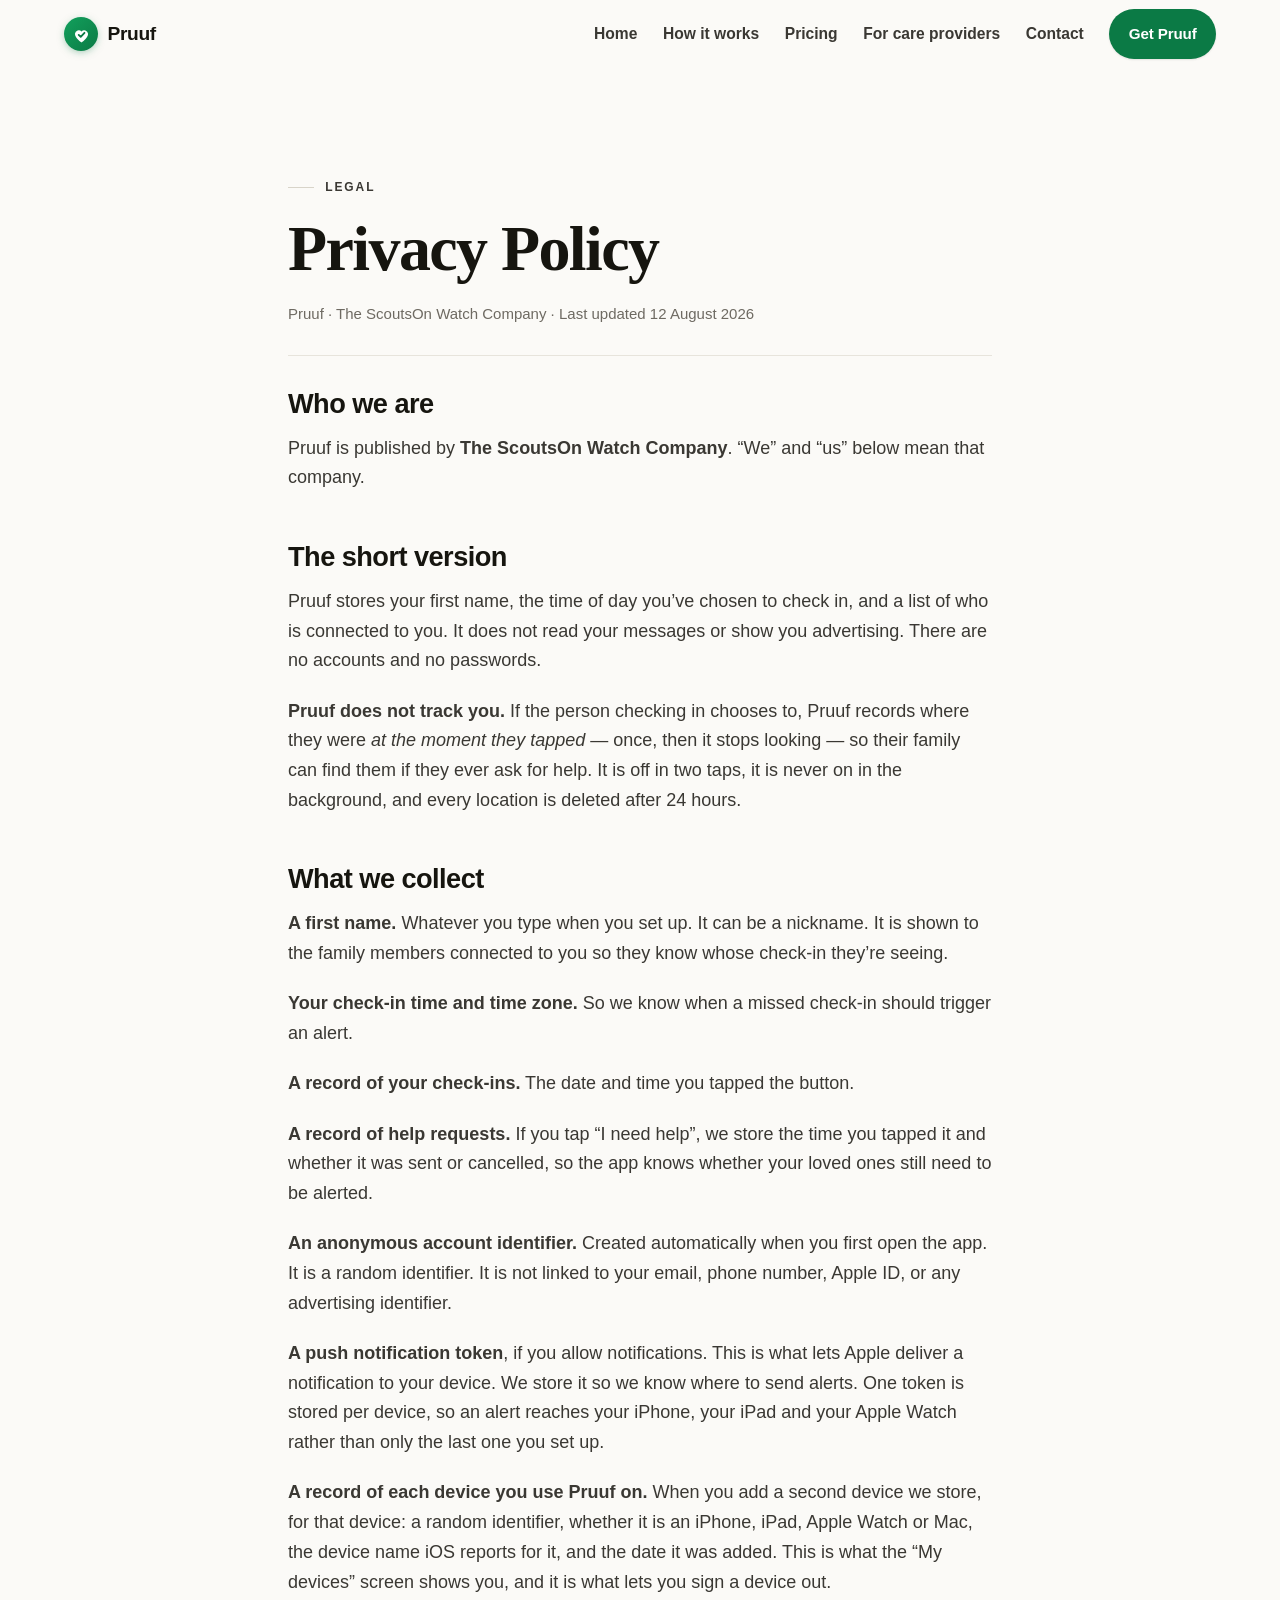
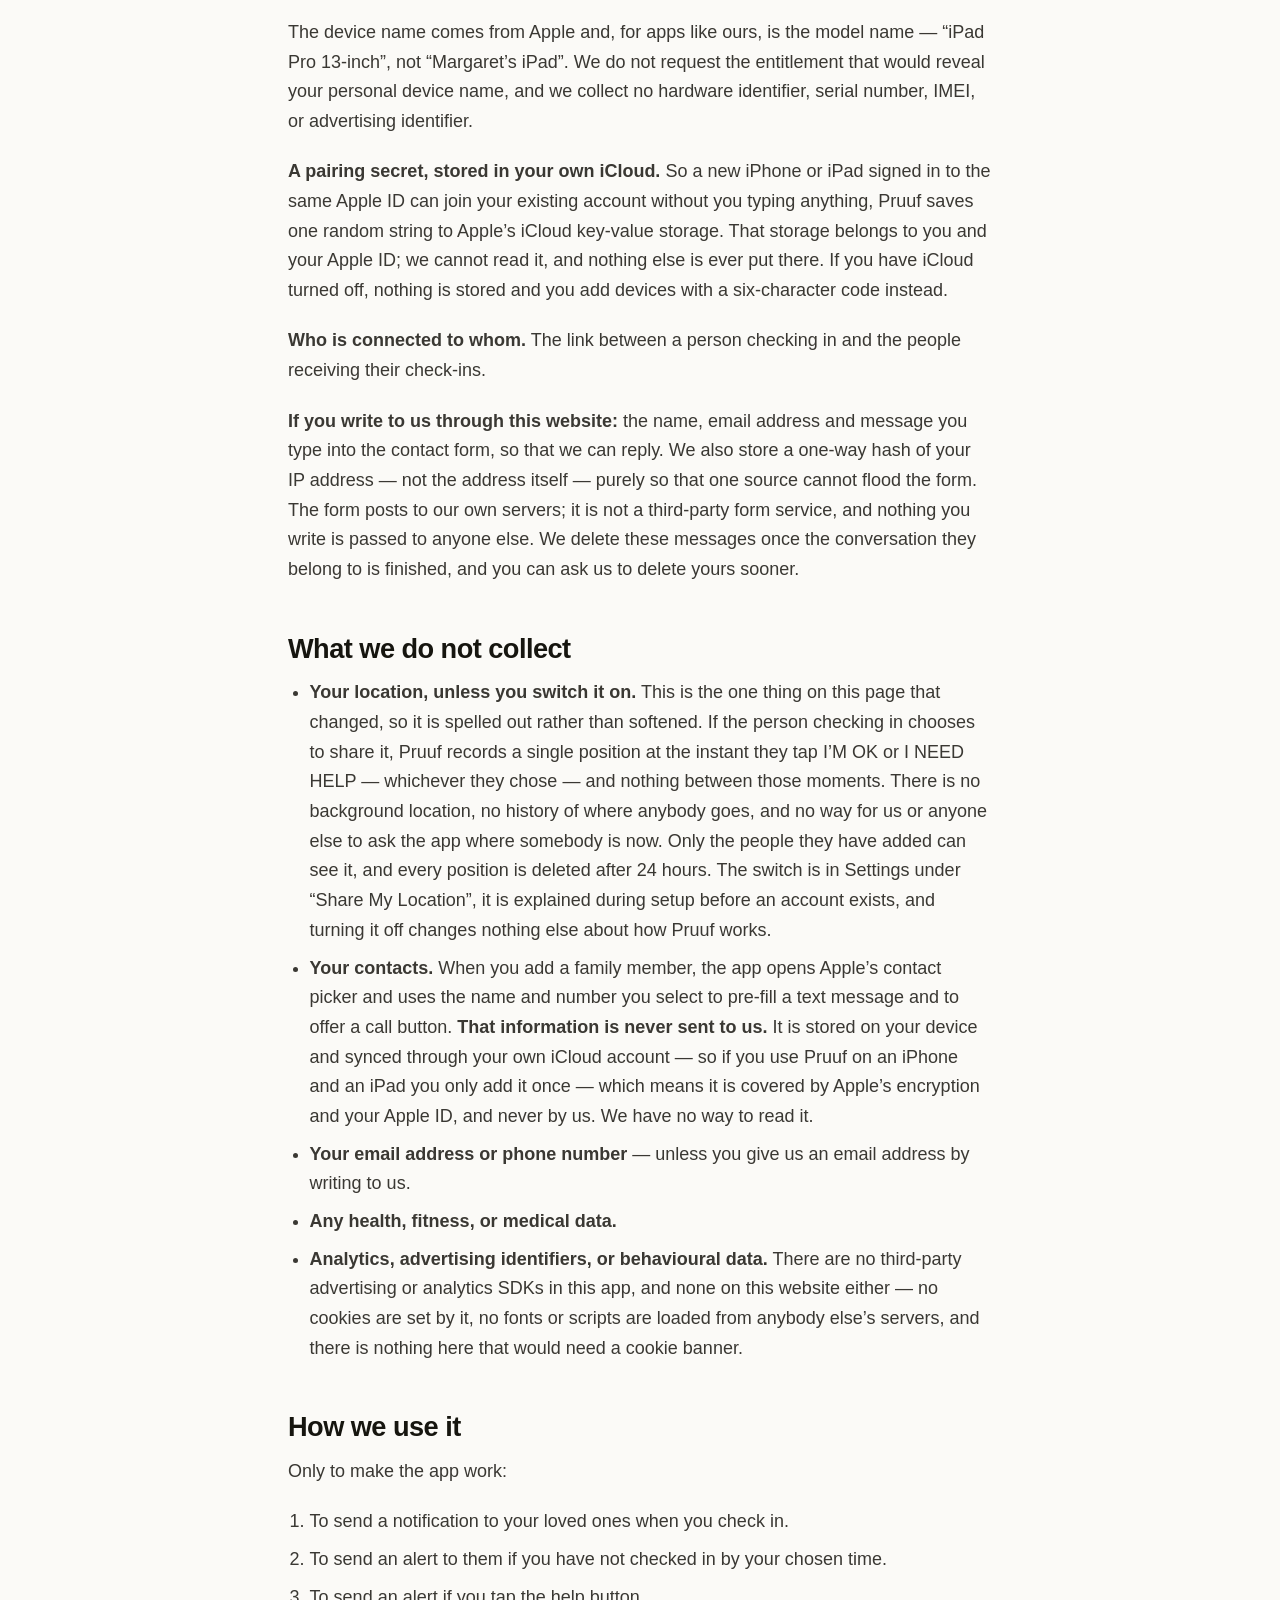
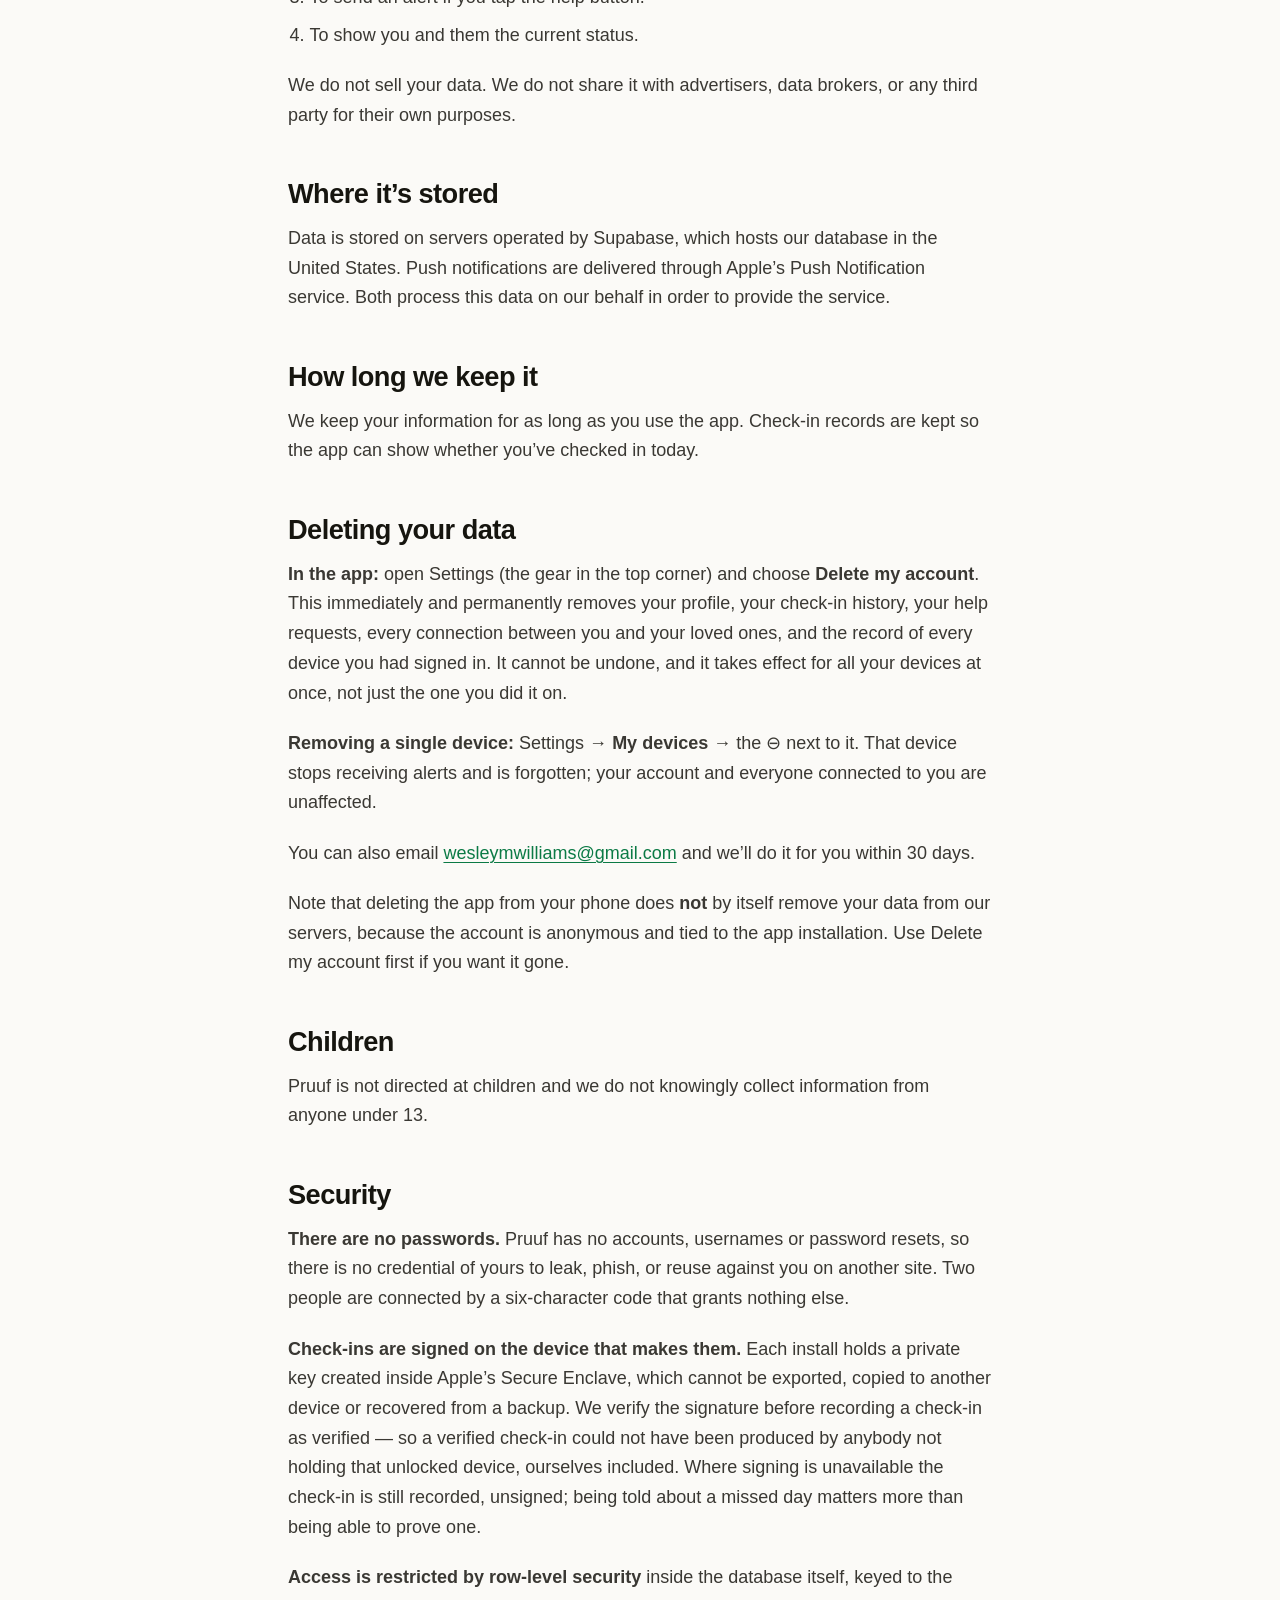
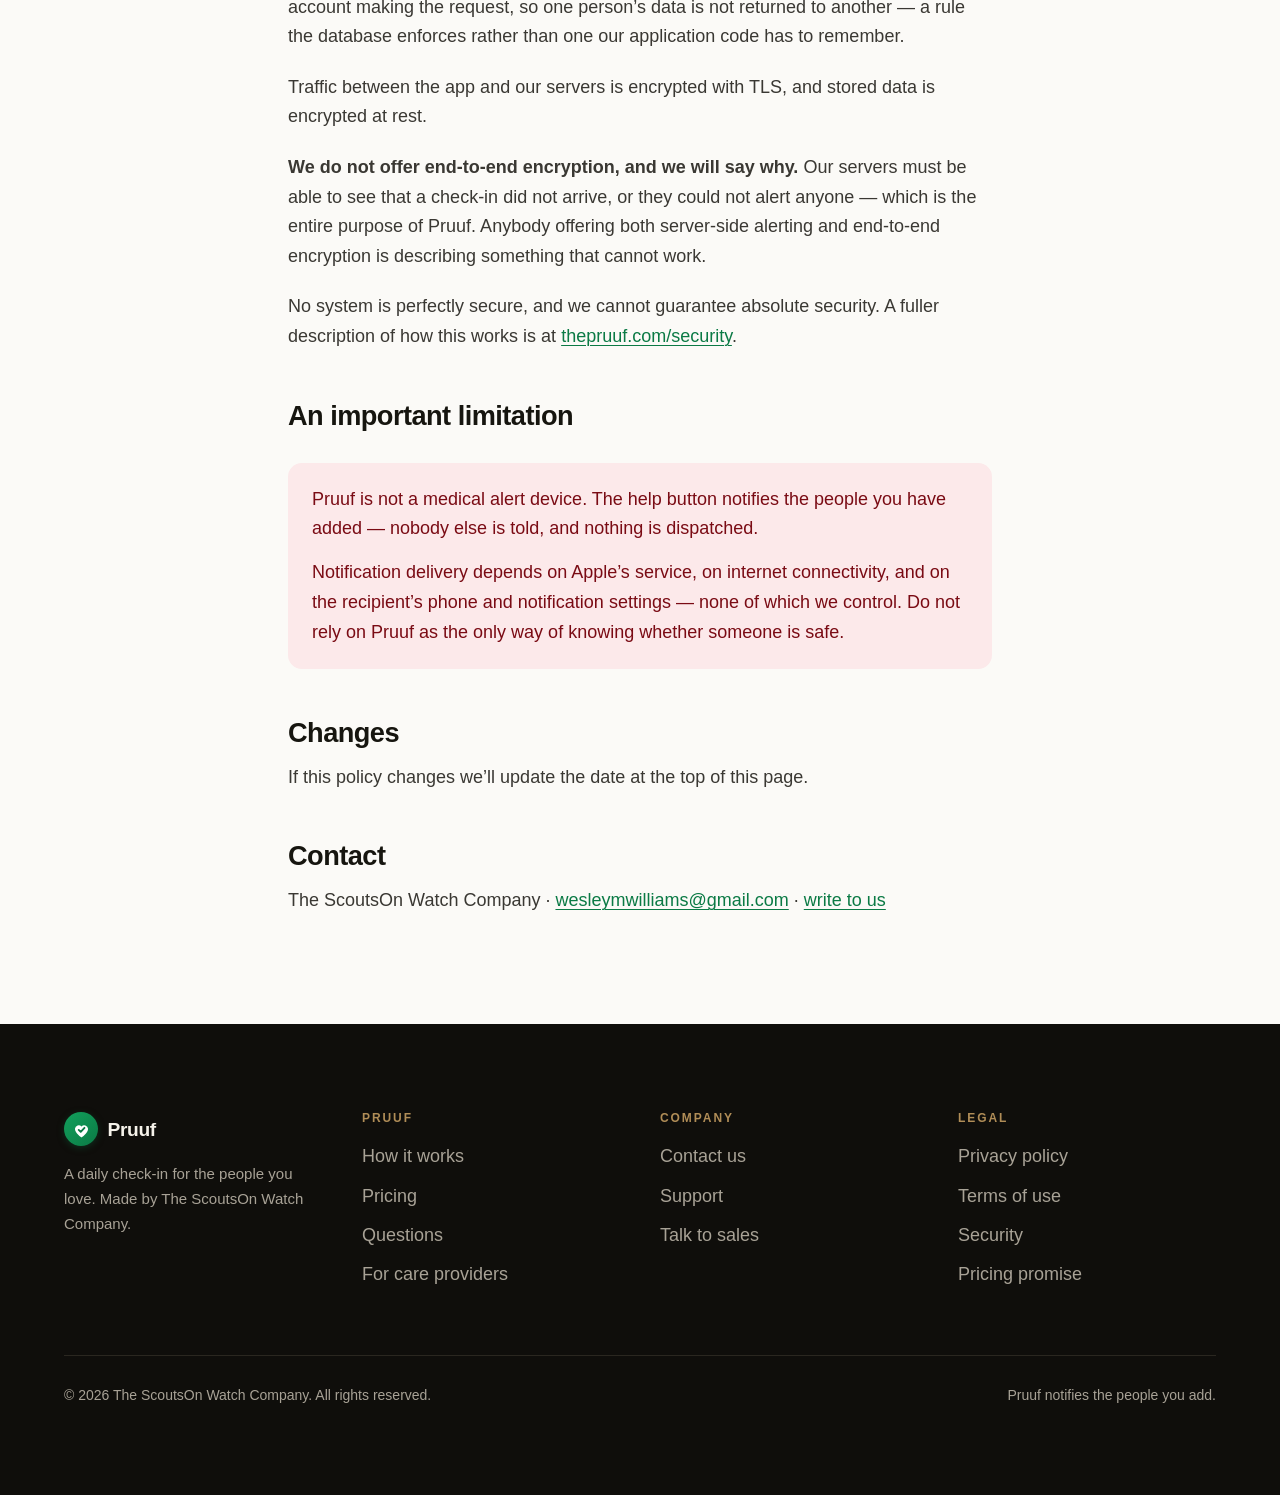
<file: privacy.html>
<!doctype html>
<html lang="en">
<head>
<meta charset="utf-8">
<meta name="viewport" content="width=device-width,initial-scale=1">
<title>Pruuf — Privacy Policy</title>
<meta name="description" content="How Pruuf handles your data. Location only if you choose it and only when you tap, no advertising, no analytics, and no third-party trackers on this website either.">
<link rel="canonical" href="https://thepruuf.com/privacy.html">
<meta property="og:type" content="website">
<meta property="og:title" content="Pruuf — Privacy Policy">
<meta property="og:description" content="How Pruuf handles your data. Location only if you choose it and only when you tap, no advertising, no analytics, and no third-party trackers on this website either.">
<meta property="og:image" content="https://thepruuf.com/assets/img/og-card.png">
<meta property="og:url" content="https://thepruuf.com/privacy.html">
<meta name="twitter:card" content="summary_large_image">
<meta name="theme-color" content="#FBFAF7">
<link rel="icon" href="favicon.ico" sizes="any">
<link rel="apple-touch-icon" href="assets/img/apple-touch-icon.png">
<link rel="stylesheet" href="assets/pruuf.css">
<script src="assets/pruuf.js" defer></script>
</head>
<body>
<a class="skip" href="#main">Skip to content</a>

<header class="site-header">
  <div class="wrap">
    <a class="brand" href="index.html"><span class="brand-mark"><svg viewBox="0 0 24 24" fill="none" aria-hidden="true"><path d="M12 21s-7.5-4.7-7.5-10A4.5 4.5 0 0 1 12 8.5 4.5 4.5 0 0 1 19.5 11c0 5.3-7.5 10-7.5 10Z" fill="#fff"/><path d="M8.8 12.4l2.3 2.3 4.3-4.6" stroke="#0B7A45" stroke-width="2.1" stroke-linecap="round" stroke-linejoin="round"/></svg></span>Pruuf</a>
    <button class="nav-toggle" aria-expanded="false" aria-controls="nav" aria-label="Menu">
      <svg viewBox="0 0 20 20" fill="none" aria-hidden="true">
        <path d="M3 6h14M3 10h14M3 14h14" stroke="currentColor" stroke-width="2" stroke-linecap="round"/>
      </svg>
    </button>
    <nav class="site-nav" id="nav" aria-label="Main">
      <a href="index.html">Home</a>
      <a href="index.html#how">How it works</a>
      <a href="index.html#pricing">Pricing</a>
      <a href="enterprise.html">For care providers</a>
      <a href="contact.html">Contact</a>
      <a class="btn btn--ok btn--sm js-cta-app" href="index.html#launch"
         data-live-label="Download on the App Store"><span class="js-cta-label">Get Pruuf</span></a>
    </nav>
  </div>
</header>

<main id="main">
<section class="section section--tight">
  <div class="wrap doc">
    <p class="eyebrow">Legal</p>
    <h1 class="h1">Privacy Policy</h1>
    <p class="updated" style="margin-top:1.25rem">
      Pruuf &middot; The ScoutsOn Watch Company &middot; Last updated 12 August 2026
    </p>

    <h2 id="who">Who we are</h2>
    <p>Pruuf is published by <strong>The ScoutsOn Watch Company</strong>. &ldquo;We&rdquo;
      and &ldquo;us&rdquo; below mean that company.</p>

    <h2 id="short">The short version</h2>
    <p>Pruuf stores your first name, the time of day you&rsquo;ve chosen to check
      in, and a list of who is connected to you. It does not read your messages
      or show you advertising. There are no accounts and no passwords.</p>
    <p><strong>Pruuf does not track you.</strong> If the person checking in
      chooses to, Pruuf records where they were <em>at the moment they tapped</em>
      &mdash; once, then it stops looking &mdash; so their family can find them
      if they ever ask for help. It is off in two taps, it is never on in the
      background, and every location is deleted after 24 hours.</p>

    <h2 id="collect">What we collect</h2>
    <p><strong>A first name.</strong> Whatever you type when you set up. It can be
      a nickname. It is shown to the family members connected to you so they know
      whose check-in they&rsquo;re seeing.</p>
    <p><strong>Your check-in time and time zone.</strong> So we know when a missed
      check-in should trigger an alert.</p>
    <p><strong>A record of your check-ins.</strong> The date and time you tapped
      the button.</p>
    <p><strong>A record of help requests.</strong> If you tap &ldquo;I need
      help&rdquo;, we store the time you tapped it and whether it was sent or
      cancelled, so the app knows whether your loved ones still need to be
      alerted.</p>
    <p><strong>An anonymous account identifier.</strong> Created automatically
      when you first open the app. It is a random identifier. It is not linked to
      your email, phone number, Apple ID, or any advertising identifier.</p>
    <p><strong>A push notification token</strong>, if you allow notifications.
      This is what lets Apple deliver a notification to your device. We store it
      so we know where to send alerts. One token is stored per device, so an alert
      reaches your iPhone, your iPad and your Apple Watch rather than only the
      last one you set up.</p>
    <p><strong>A record of each device you use Pruuf on.</strong> When you add a
      second device we store, for that device: a random identifier, whether it is
      an iPhone, iPad, Apple Watch or Mac, the device name iOS reports for it, and
      the date it was added. This is what the &ldquo;My devices&rdquo; screen shows
      you, and it is what lets you sign a device out.</p>
    <p>The device name comes from Apple and, for apps like ours, is the model name
      &mdash; &ldquo;iPad Pro 13-inch&rdquo;, not &ldquo;Margaret&rsquo;s
      iPad&rdquo;. We do not request the entitlement that would reveal your
      personal device name, and we collect no hardware identifier, serial number,
      IMEI, or advertising identifier.</p>
    <p><strong>A pairing secret, stored in your own iCloud.</strong> So a new
      iPhone or iPad signed in to the same Apple ID can join your existing account
      without you typing anything, Pruuf saves one random string to Apple&rsquo;s
      iCloud key-value storage. That storage belongs to you and your Apple ID; we
      cannot read it, and nothing else is ever put there. If you have iCloud turned
      off, nothing is stored and you add devices with a six-character code
      instead.</p>
    <p><strong>Who is connected to whom.</strong> The link between a person
      checking in and the people receiving their check-ins.</p>
    <p><strong>If you write to us through this website:</strong> the name, email
      address and message you type into the contact form, so that we can reply. We
      also store a one-way hash of your IP address &mdash; not the address itself
      &mdash; purely so that one source cannot flood the form. The form posts to
      our own servers; it is not a third-party form service, and nothing you write
      is passed to anyone else. We delete these messages once the conversation
      they belong to is finished, and you can ask us to delete yours sooner.</p>

    <h2 id="not-collected">What we do not collect</h2>
    <ul>
      <li><strong>Your location, unless you switch it on.</strong> This is the
        one thing on this page that changed, so it is spelled out rather than
        softened. If the person checking in chooses to share it, Pruuf records a
        single position at the instant they tap I&rsquo;M OK or I NEED HELP
        &mdash; whichever they chose &mdash; and nothing between those moments.
        There is no background location, no history of where anybody goes, and
        no way for us or anyone else to ask the app where somebody is now. Only
        the people they have added can see it, and every position is deleted
        after 24 hours. The switch is in Settings under &ldquo;Share My
        Location&rdquo;,
        it is explained during setup before an account exists, and turning it
        off changes nothing else about how Pruuf works.</li>
      <li><strong>Your contacts.</strong> When you add a family member, the app
        opens Apple&rsquo;s contact picker and uses the name and number you select
        to pre-fill a text message and to offer a call button. <strong>That
        information is never sent to us.</strong> It is stored on your device and
        synced through your own iCloud account &mdash; so if you use Pruuf on an
        iPhone and an iPad you only add it once &mdash; which means it is covered
        by Apple&rsquo;s encryption and your Apple ID, and never by us. We have no
        way to read it.</li>
      <li><strong>Your email address or phone number</strong> &mdash; unless you
        give us an email address by writing to us.</li>
      <li><strong>Any health, fitness, or medical data.</strong></li>
      <li><strong>Analytics, advertising identifiers, or behavioural data.</strong>
        There are no third-party advertising or analytics SDKs in this app, and
        none on this website either &mdash; no cookies are set by it, no fonts or
        scripts are loaded from anybody else&rsquo;s servers, and there is nothing
        here that would need a cookie banner.</li>
    </ul>

    <h2 id="use">How we use it</h2>
    <p>Only to make the app work:</p>
    <ol>
      <li>To send a notification to your loved ones when you check in.</li>
      <li>To send an alert to them if you have not checked in by your chosen time.</li>
      <li>To send an alert if you tap the help button.</li>
      <li>To show you and them the current status.</li>
    </ol>
    <p>We do not sell your data. We do not share it with advertisers, data
      brokers, or any third party for their own purposes.</p>

    <h2 id="where">Where it&rsquo;s stored</h2>
    <p>Data is stored on servers operated by Supabase, which hosts our database in
      the United States. Push notifications are delivered through Apple&rsquo;s
      Push Notification service. Both process this data on our behalf in order to
      provide the service.</p>

    <h2 id="retention">How long we keep it</h2>
    <p>We keep your information for as long as you use the app. Check-in records
      are kept so the app can show whether you&rsquo;ve checked in today.</p>

    <h2 id="delete">Deleting your data</h2>
    <p><strong>In the app:</strong> open Settings (the gear in the top corner) and
      choose <strong>Delete my account</strong>. This immediately and permanently
      removes your profile, your check-in history, your help requests, every
      connection between you and your loved ones, and the record of every device
      you had signed in. It cannot be undone, and it takes effect for all your
      devices at once, not just the one you did it on.</p>
    <p><strong>Removing a single device:</strong> Settings &rarr;
      <strong>My devices</strong> &rarr; the &#8854; next to it. That device stops
      receiving alerts and is forgotten; your account and everyone connected to you
      are unaffected.</p>
    <p>You can also email
      <a href="mailto:wesleymwilliams@gmail.com">wesleymwilliams@gmail.com</a> and
      we&rsquo;ll do it for you within 30 days.</p>
    <p>Note that deleting the app from your phone does <strong>not</strong> by
      itself remove your data from our servers, because the account is anonymous
      and tied to the app installation. Use Delete my account first if you want it
      gone.</p>

    <h2 id="children">Children</h2>
    <p>Pruuf is not directed at children and we do not knowingly collect
      information from anyone under 13.</p>

    <h2 id="security">Security</h2>
    <p><strong>There are no passwords.</strong> Pruuf has no accounts, usernames
      or password resets, so there is no credential of yours to leak, phish, or
      reuse against you on another site. Two people are connected by a
      six-character code that grants nothing else.</p>
    <p><strong>Check-ins are signed on the device that makes them.</strong> Each
      install holds a private key created inside Apple&rsquo;s Secure Enclave,
      which cannot be exported, copied to another device or recovered from a
      backup. We verify the signature before recording a check-in as verified &mdash;
      so a verified check-in could not have been produced by anybody not holding
      that unlocked device, ourselves included. Where signing is unavailable the
      check-in is still recorded, unsigned; being told about a missed day matters
      more than being able to prove one.</p>
    <p><strong>Access is restricted by row-level security</strong> inside the
      database itself, keyed to the account making the request, so one
      person&rsquo;s data is not returned to another &mdash; a rule the database
      enforces rather than one our application code has to remember.</p>
    <p>Traffic between the app and our servers is encrypted with TLS, and stored
      data is encrypted at rest.</p>
    <p><strong>We do not offer end-to-end encryption, and we will say why.</strong>
      Our servers must be able to see that a check-in did not arrive, or they
      could not alert anyone &mdash; which is the entire purpose of Pruuf. Anybody
      offering both server-side alerting and end-to-end encryption is describing
      something that cannot work.</p>
    <p>No system is perfectly secure, and we cannot guarantee absolute security.
      A fuller description of how this works is at
      <a href="security.html">thepruuf.com/security</a>.</p>

    <h2 id="limitation">An important limitation</h2>
    <div class="callout">
      <p>Pruuf is not a medical alert device. The help button notifies the
        people you have added &mdash; nobody else is told, and nothing is
        dispatched.</p>
      <p>Notification delivery depends on Apple&rsquo;s service, on internet
        connectivity, and on the recipient&rsquo;s phone and notification settings
        &mdash; none of which we control. Do not rely on Pruuf as the only way of
        knowing whether someone is safe.</p>
    </div>

    <h2 id="changes">Changes</h2>
    <p>If this policy changes we&rsquo;ll update the date at the top of this
      page.</p>

    <h2 id="contact">Contact</h2>
    <p>The ScoutsOn Watch Company &middot;
      <a href="mailto:wesleymwilliams@gmail.com">wesleymwilliams@gmail.com</a>
      &middot; <a href="contact.html?intent=privacy">write to us</a></p>
  </div>
</section>
</main>

<footer class="site-footer">
  <div class="wrap">
    <div class="footer-cols">
      <div>
        <a class="brand" href="index.html" style="margin-bottom:1rem">
          <span class="brand-mark"><svg viewBox="0 0 24 24" fill="none" aria-hidden="true"><path d="M12 21s-7.5-4.7-7.5-10A4.5 4.5 0 0 1 12 8.5 4.5 4.5 0 0 1 19.5 11c0 5.3-7.5 10-7.5 10Z" fill="#fff"/><path d="M8.8 12.4l2.3 2.3 4.3-4.6" stroke="#0B7A45" stroke-width="2.1" stroke-linecap="round" stroke-linejoin="round"/></svg></span>Pruuf
        </a>
        <p class="small" style="max-width:19rem">
          A daily check-in for the people you love. Made by The ScoutsOn Watch
          Company.
        </p>
      </div>
      <div>
        <h4>Pruuf</h4>
        <ul>
          <li><a href="index.html#how">How it works</a></li>
          <li><a href="index.html#pricing">Pricing</a></li>
          <li><a href="index.html#faq">Questions</a></li>
          <li><a href="enterprise.html">For care providers</a></li>
        </ul>
      </div>
      <div>
        <h4>Company</h4>
        <ul>
          <li><a href="contact.html">Contact us</a></li>
          <li><a href="support.html">Support</a></li>
          <li><a href="contact.html?intent=enterprise">Talk to sales</a></li>
        </ul>
      </div>
      <div>
        <h4>Legal</h4>
        <ul>
          <li><a href="privacy.html">Privacy policy</a></li>
          <li><a href="terms.html">Terms of use</a></li>
          <li><a href="security.html">Security</a></li>
          <li><a href="terms.html#pricing">Pricing promise</a></li>
        </ul>
      </div>
    </div>
    <div class="footer-base">
      <span>&copy; <span data-year>2026</span> The ScoutsOn Watch Company. All rights reserved.</span>
      <span>Pruuf notifies the people you add.</span>
    </div>
  </div>
</footer>
</body>
</html>
</file>
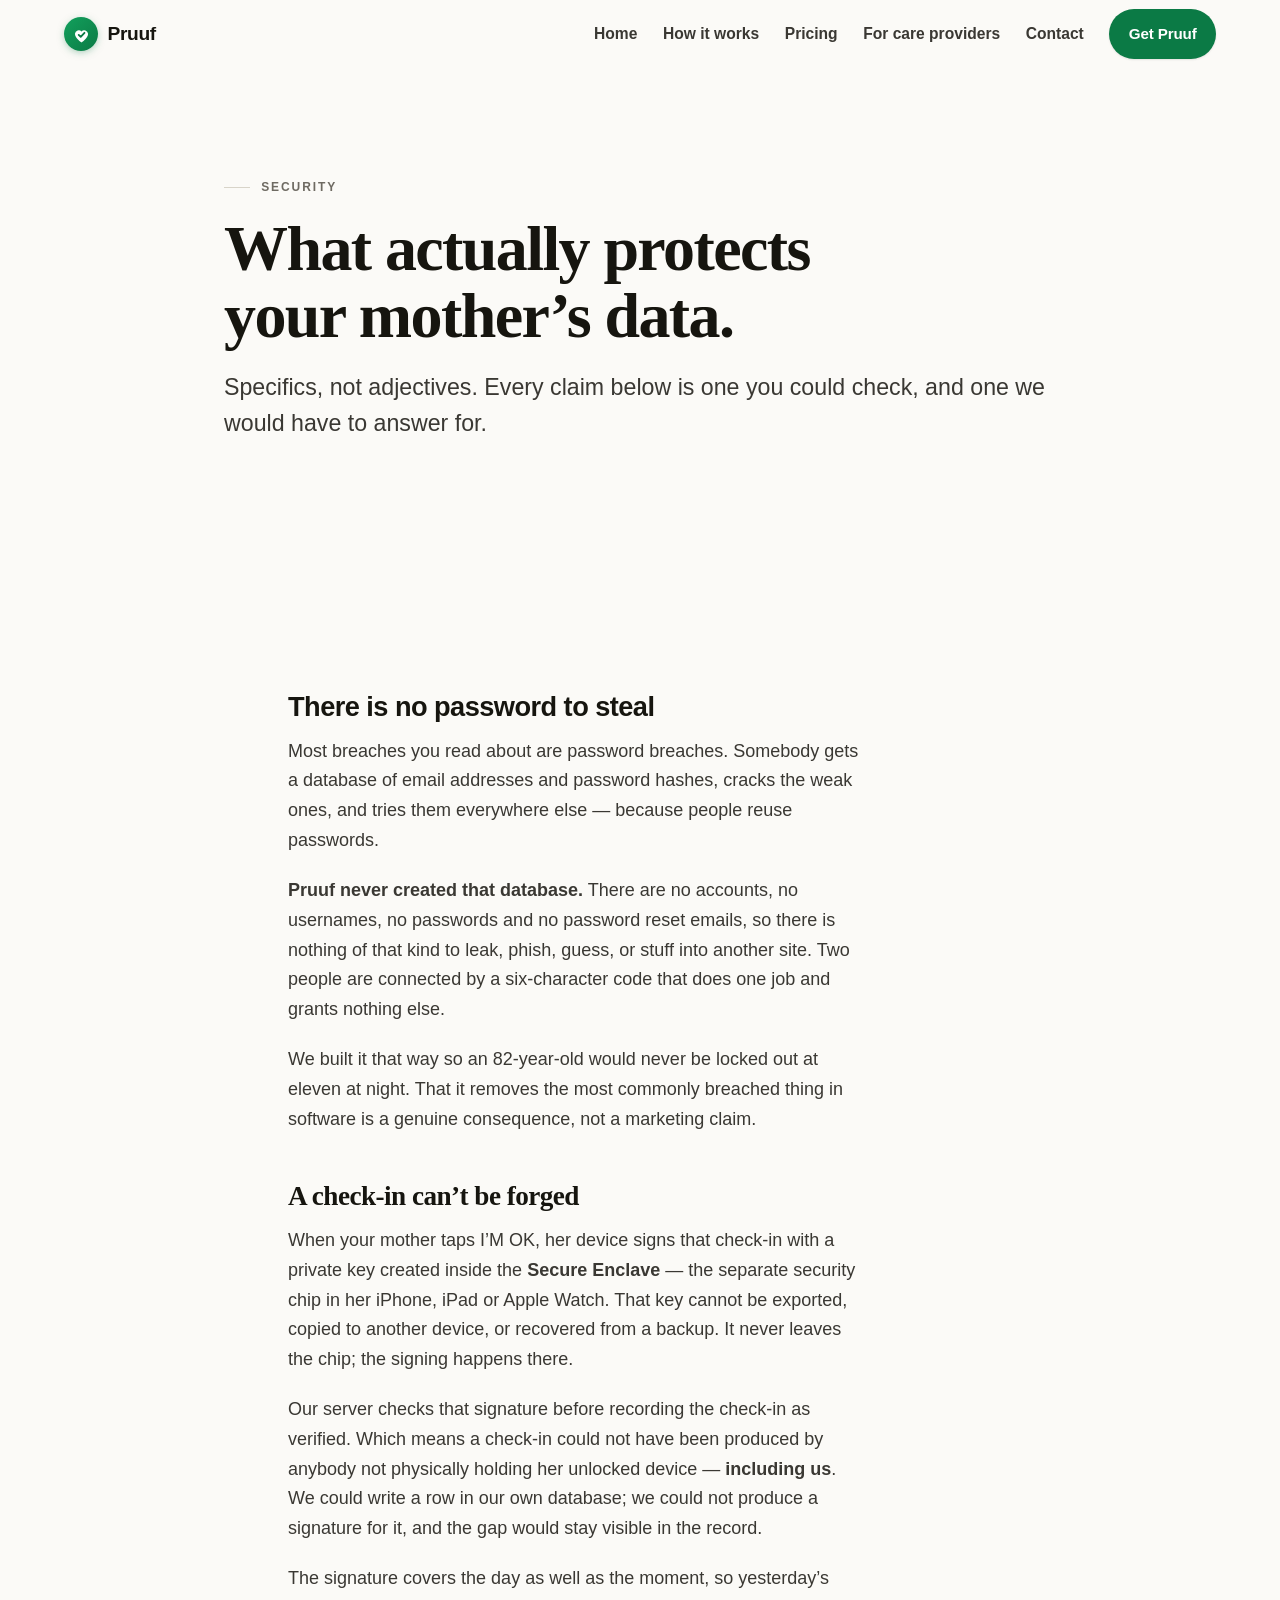
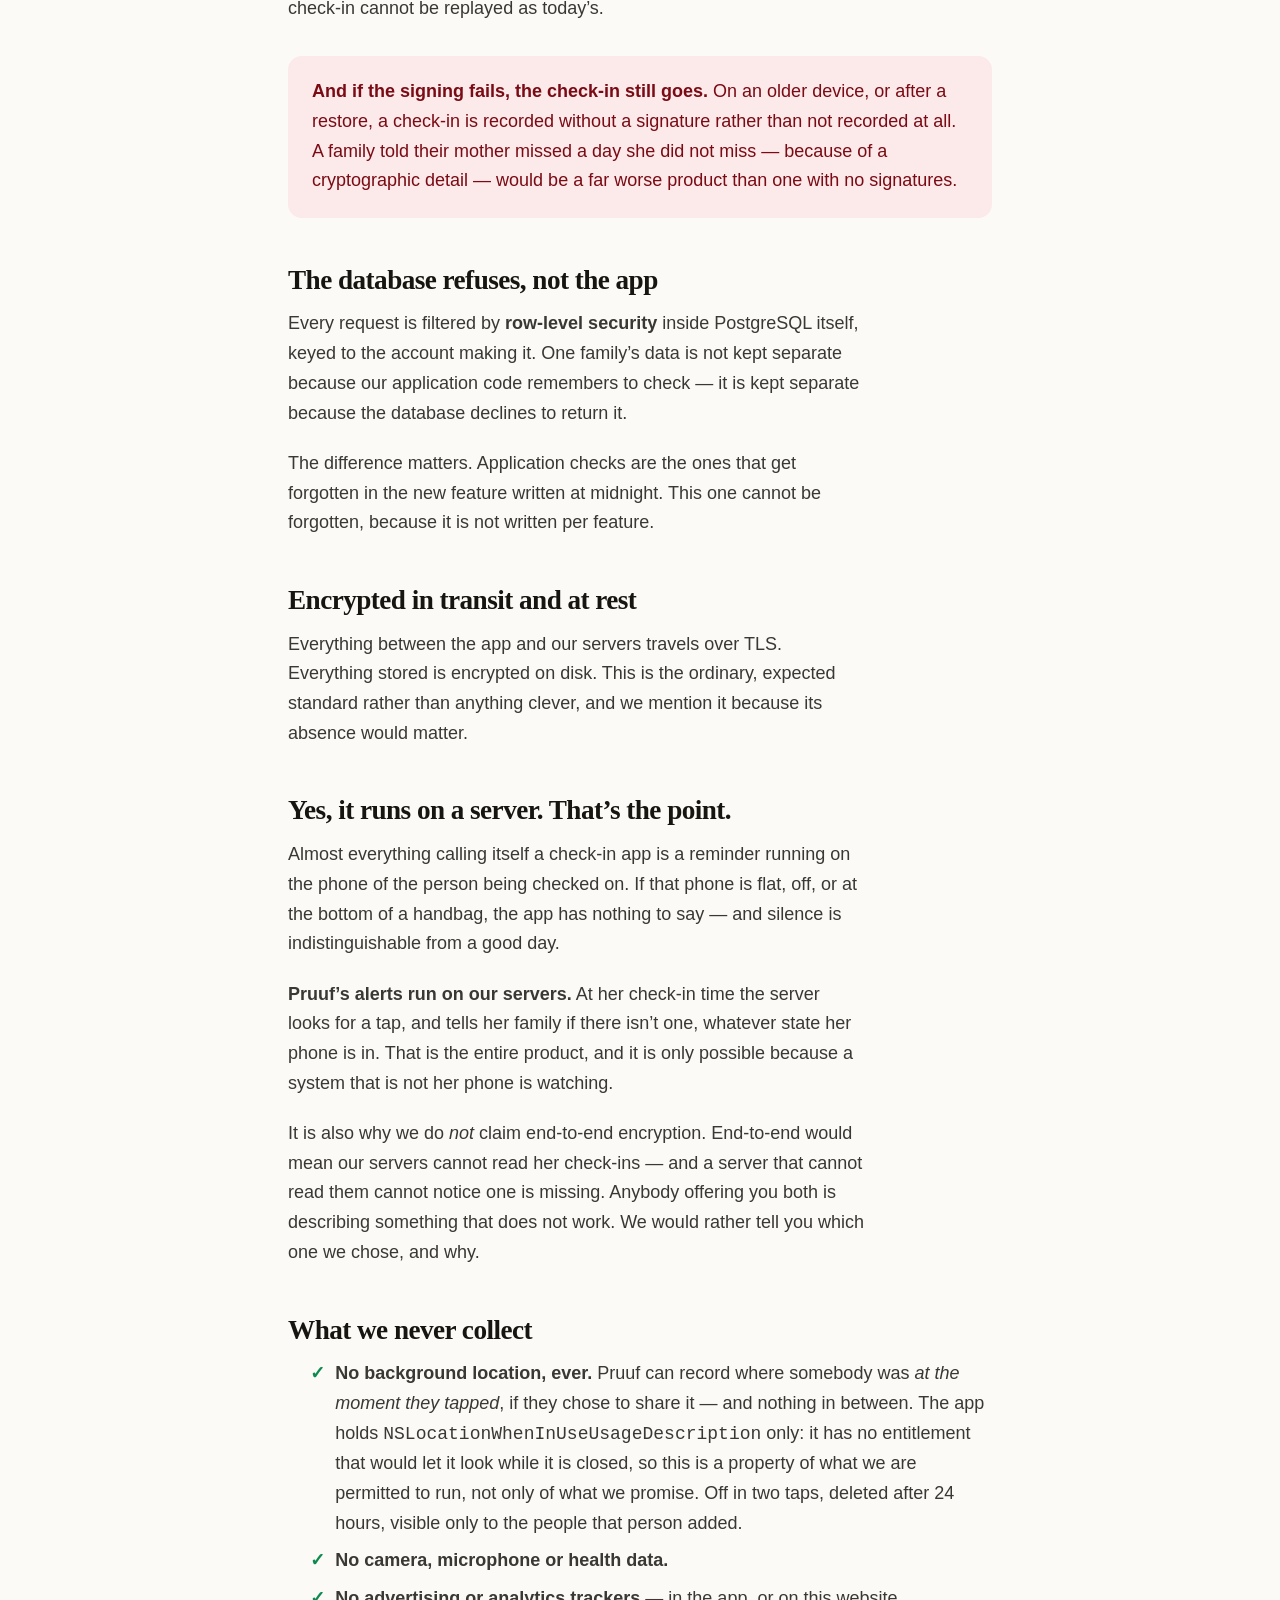
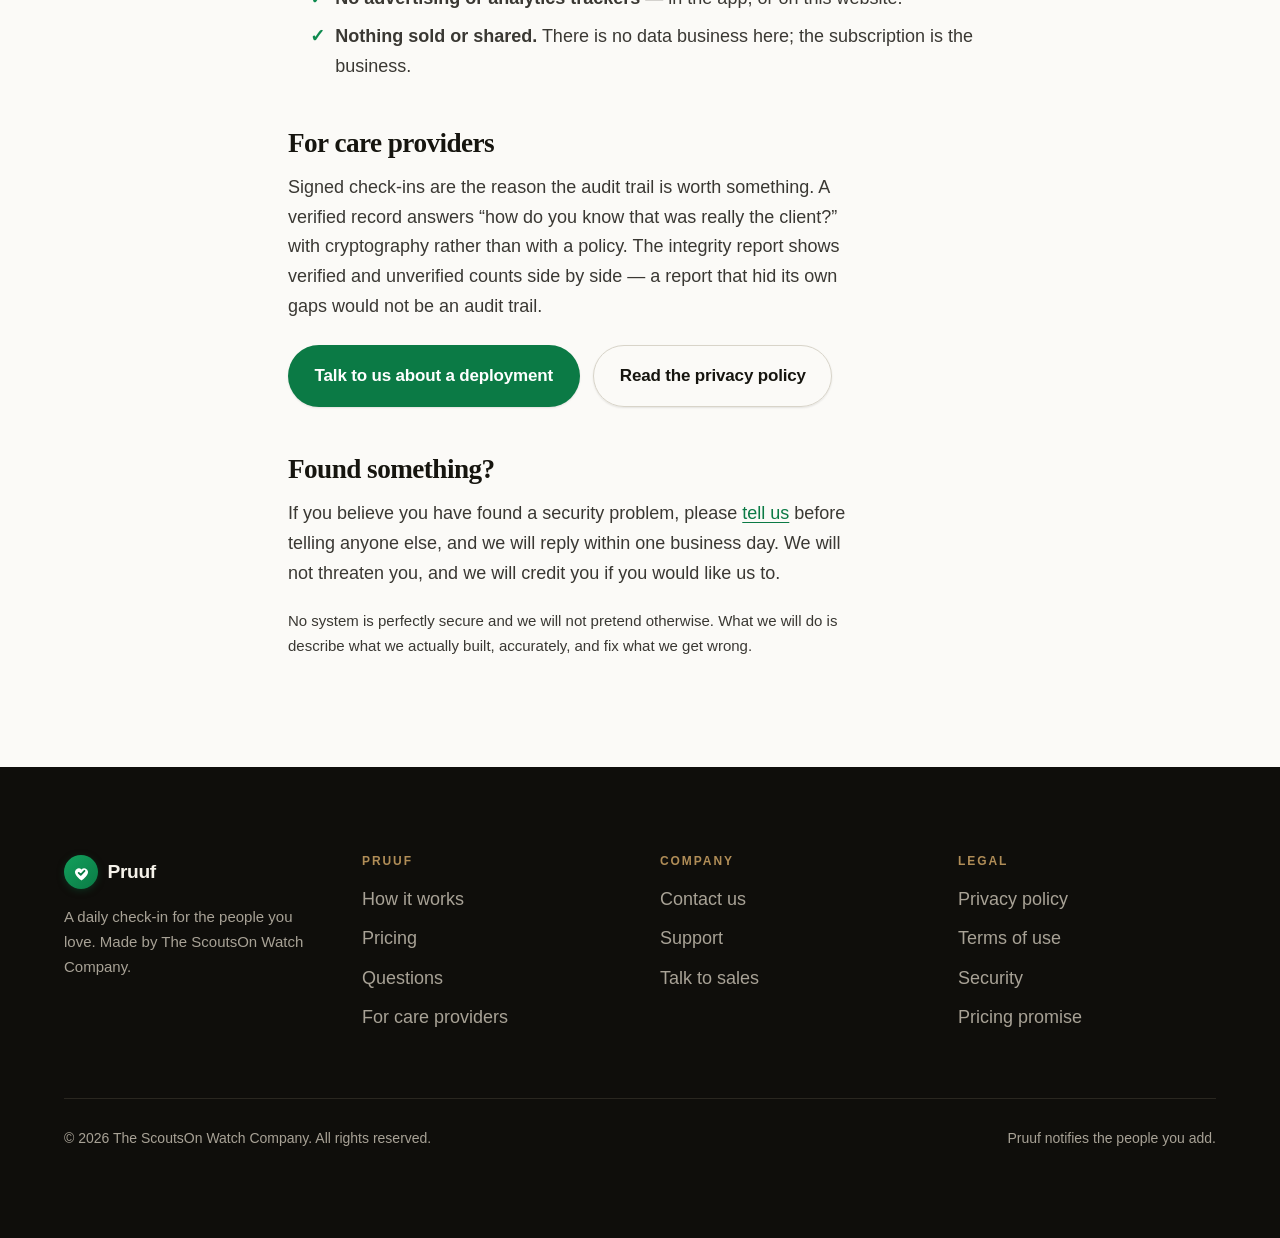
<file: security.html>
<!doctype html>
<html lang="en">
<head>
<meta charset="utf-8">
<meta name="viewport" content="width=device-width,initial-scale=1">
<title>Pruuf — Security</title>
<meta name="description" content="No passwords to steal, check-ins signed in the Secure Enclave so they cannot be forged, and row-level security in the database itself.">
<link rel="canonical" href="https://thepruuf.com/security.html">
<meta property="og:type" content="website">
<meta property="og:title" content="Pruuf — Security">
<meta property="og:description" content="No passwords to steal, check-ins signed in the Secure Enclave so they cannot be forged, and row-level security in the database itself.">
<meta property="og:image" content="https://thepruuf.com/assets/img/og-card.png">
<meta property="og:url" content="https://thepruuf.com/security.html">
<meta name="twitter:card" content="summary_large_image">
<meta name="theme-color" content="#FBFAF7">
<link rel="icon" href="favicon.ico" sizes="any">
<link rel="apple-touch-icon" href="assets/img/apple-touch-icon.png">
<link rel="stylesheet" href="assets/pruuf.css">
<script src="assets/pruuf.js" defer></script>
</head>
<body>
<a class="skip" href="#main">Skip to content</a>

<header class="site-header">
  <div class="wrap">
    <a class="brand" href="index.html"><span class="brand-mark"><svg viewBox="0 0 24 24" fill="none" aria-hidden="true"><path d="M12 21s-7.5-4.7-7.5-10A4.5 4.5 0 0 1 12 8.5 4.5 4.5 0 0 1 19.5 11c0 5.3-7.5 10-7.5 10Z" fill="#fff"/><path d="M8.8 12.4l2.3 2.3 4.3-4.6" stroke="#0B7A45" stroke-width="2.1" stroke-linecap="round" stroke-linejoin="round"/></svg></span>Pruuf</a>
    <button class="nav-toggle" aria-expanded="false" aria-controls="nav" aria-label="Menu">
      <svg viewBox="0 0 20 20" fill="none" aria-hidden="true">
        <path d="M3 6h14M3 10h14M3 14h14" stroke="currentColor" stroke-width="2" stroke-linecap="round"/>
      </svg>
    </button>
    <nav class="site-nav" id="nav" aria-label="Main">
      <a href="index.html">Home</a>
      <a href="index.html#how">How it works</a>
      <a href="index.html#pricing">Pricing</a>
      <a href="enterprise.html">For care providers</a>
      <a href="contact.html">Contact</a>
      <a class="btn btn--ok btn--sm js-cta-app" href="index.html#launch"
         data-live-label="Download on the App Store"><span class="js-cta-label">Get Pruuf</span></a>
    </nav>
  </div>
</header>

<main id="main">
<section class="section section--tight">
  <div class="wrap" style="max-width:52rem">
    <p class="eyebrow">Security</p>
    <h1 class="h1">What actually protects<br>your mother&rsquo;s data.</h1>
    <p class="lead" style="margin-top:1.25rem">
      Specifics, not adjectives. Every claim below is one you could check, and
      one we would have to answer for.
    </p>
  </div>
</section>

<section class="section section--tight">
  <div class="wrap doc">

    <h2>There is no password to steal</h2>
    <p class="prose">
      Most breaches you read about are password breaches. Somebody gets a
      database of email addresses and password hashes, cracks the weak ones, and
      tries them everywhere else &mdash; because people reuse passwords.
    </p>
    <p class="prose">
      <strong>Pruuf never created that database.</strong> There are no accounts,
      no usernames, no passwords and no password reset emails, so there is
      nothing of that kind to leak, phish, guess, or stuff into another site.
      Two people are connected by a six-character code that does one job and
      grants nothing else.
    </p>
    <p class="prose muted">
      We built it that way so an 82-year-old would never be locked out at eleven
      at night. That it removes the most commonly breached thing in software is
      a genuine consequence, not a marketing claim.
    </p>

    <h2 class="h2" style="margin-top:3rem">A check-in can&rsquo;t be forged</h2>
    <p class="prose">
      When your mother taps I&rsquo;M OK, her device signs that check-in with a
      private key created inside the <strong>Secure Enclave</strong> &mdash; the
      separate security chip in her iPhone, iPad or Apple Watch. That key cannot
      be exported, copied to another device, or recovered from a backup. It
      never leaves the chip; the signing happens there.
    </p>
    <p class="prose">
      Our server checks that signature before recording the check-in as
      verified. Which means a check-in could not have been produced by anybody
      not physically holding her unlocked device &mdash; <strong>including
      us</strong>. We could write a row in our own database; we could not
      produce a signature for it, and the gap would stay visible in the record.
    </p>
    <p class="prose">
      The signature covers the day as well as the moment, so yesterday&rsquo;s
      check-in cannot be replayed as today&rsquo;s.
    </p>
    <div class="callout">
      <p><strong>And if the signing fails, the check-in still goes.</strong> On
        an older device, or after a restore, a check-in is recorded without a
        signature rather than not recorded at all. A family told their mother
        missed a day she did not miss &mdash; because of a cryptographic detail
        &mdash; would be a far worse product than one with no signatures.</p>
    </div>

    <h2 class="h2" style="margin-top:3rem">The database refuses, not the app</h2>
    <p class="prose">
      Every request is filtered by <strong>row-level security</strong> inside
      PostgreSQL itself, keyed to the account making it. One family&rsquo;s data
      is not kept separate because our application code remembers to check &mdash;
      it is kept separate because the database declines to return it.
    </p>
    <p class="prose muted">
      The difference matters. Application checks are the ones that get forgotten
      in the new feature written at midnight. This one cannot be forgotten,
      because it is not written per feature.
    </p>

    <h2 class="h2" style="margin-top:3rem">Encrypted in transit and at rest</h2>
    <p class="prose">
      Everything between the app and our servers travels over TLS. Everything
      stored is encrypted on disk. This is the ordinary, expected standard
      rather than anything clever, and we mention it because its absence would
      matter.
    </p>

    <h2 class="h2" style="margin-top:3rem">Yes, it runs on a server. That&rsquo;s the point.</h2>
    <p class="prose">
      Almost everything calling itself a check-in app is a reminder running on
      the phone of the person being checked on. If that phone is flat, off, or
      at the bottom of a handbag, the app has nothing to say &mdash; and silence
      is indistinguishable from a good day.
    </p>
    <p class="prose">
      <strong>Pruuf&rsquo;s alerts run on our servers.</strong> At her check-in
      time the server looks for a tap, and tells her family if there isn&rsquo;t
      one, whatever state her phone is in. That is the entire product, and it is
      only possible because a system that is not her phone is watching.
    </p>
    <p class="prose">
      It is also why we do <em>not</em> claim end-to-end encryption. End-to-end
      would mean our servers cannot read her check-ins &mdash; and a server that
      cannot read them cannot notice one is missing. Anybody offering you both
      is describing something that does not work. We would rather tell you which
      one we chose, and why.
    </p>

    <h2 class="h2" style="margin-top:3rem">What we never collect</h2>
    <ul class="tick-list">
      <li><strong>No background location, ever.</strong> Pruuf can record where
        somebody was <em>at the moment they tapped</em>, if they chose to share
        it &mdash; and nothing in between. The app holds
        <code>NSLocationWhenInUseUsageDescription</code> only: it has no
        entitlement that would let it look while it is closed, so this is a
        property of what we are permitted to run, not only of what we promise.
        Off in two taps, deleted after 24 hours, visible only to the people that
        person added.</li>
      <li><strong>No camera, microphone or health data.</strong></li>
      <li><strong>No advertising or analytics trackers</strong> &mdash; in the
        app, or on this website.</li>
      <li><strong>Nothing sold or shared.</strong> There is no data business
        here; the subscription is the business.</li>
    </ul>

    <h2 class="h2" style="margin-top:3rem">For care providers</h2>
    <p class="prose">
      Signed check-ins are the reason the audit trail is worth something. A
      verified record answers &ldquo;how do you know that was really the
      client?&rdquo; with cryptography rather than with a policy. The integrity
      report shows verified and unverified counts side by side &mdash; a report
      that hid its own gaps would not be an audit trail.
    </p>
    <div class="btn-row" style="margin-top:1.5rem">
      <a class="btn btn--ok" href="contact.html?intent=enterprise">Talk to us about a deployment</a>
      <a class="btn btn--ghost" href="privacy.html">Read the privacy policy</a>
    </div>

    <h2 class="h2" style="margin-top:3rem">Found something?</h2>
    <p class="prose">
      If you believe you have found a security problem, please
      <a href="contact.html?intent=security">tell us</a> before telling anyone
      else, and we will reply within one business day. We will not threaten you,
      and we will credit you if you would like us to.
    </p>
    <p class="prose muted small">
      No system is perfectly secure and we will not pretend otherwise. What we
      will do is describe what we actually built, accurately, and fix what we
      get wrong.
    </p>
  </div>
</section>
</main>

<footer class="site-footer">
  <div class="wrap">
    <div class="footer-cols">
      <div>
        <a class="brand" href="index.html" style="margin-bottom:1rem">
          <span class="brand-mark"><svg viewBox="0 0 24 24" fill="none" aria-hidden="true"><path d="M12 21s-7.5-4.7-7.5-10A4.5 4.5 0 0 1 12 8.5 4.5 4.5 0 0 1 19.5 11c0 5.3-7.5 10-7.5 10Z" fill="#fff"/><path d="M8.8 12.4l2.3 2.3 4.3-4.6" stroke="#0B7A45" stroke-width="2.1" stroke-linecap="round" stroke-linejoin="round"/></svg></span>Pruuf
        </a>
        <p class="small" style="max-width:19rem">
          A daily check-in for the people you love. Made by The ScoutsOn Watch
          Company.
        </p>
      </div>
      <div>
        <h4>Pruuf</h4>
        <ul>
          <li><a href="index.html#how">How it works</a></li>
          <li><a href="index.html#pricing">Pricing</a></li>
          <li><a href="index.html#faq">Questions</a></li>
          <li><a href="enterprise.html">For care providers</a></li>
        </ul>
      </div>
      <div>
        <h4>Company</h4>
        <ul>
          <li><a href="contact.html">Contact us</a></li>
          <li><a href="support.html">Support</a></li>
          <li><a href="contact.html?intent=enterprise">Talk to sales</a></li>
        </ul>
      </div>
      <div>
        <h4>Legal</h4>
        <ul>
          <li><a href="privacy.html">Privacy policy</a></li>
          <li><a href="terms.html">Terms of use</a></li>
          <li><a href="security.html">Security</a></li>
          <li><a href="terms.html#pricing">Pricing promise</a></li>
        </ul>
      </div>
    </div>
    <div class="footer-base">
      <span>&copy; <span data-year>2026</span> The ScoutsOn Watch Company. All rights reserved.</span>
      <span>Pruuf notifies the people you add.</span>
    </div>
  </div>
</footer>
</body>
</html>
</file>
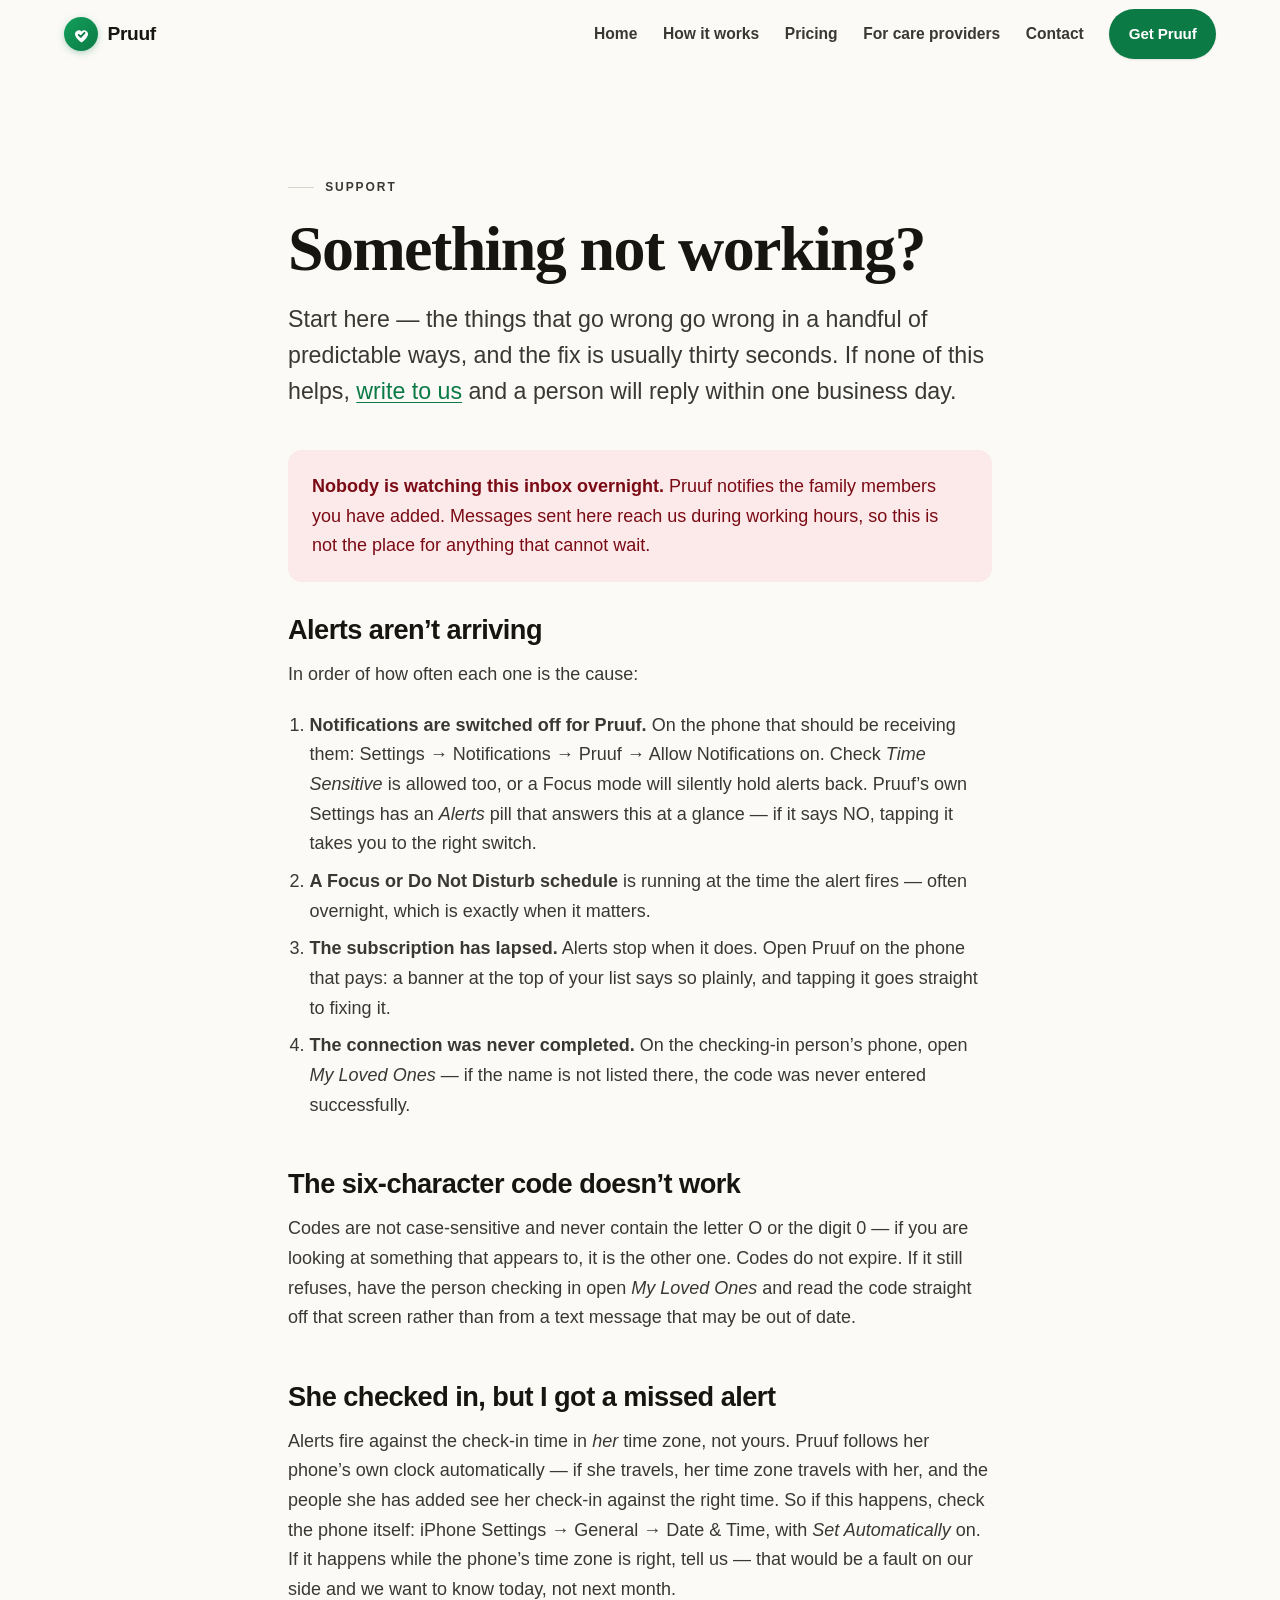
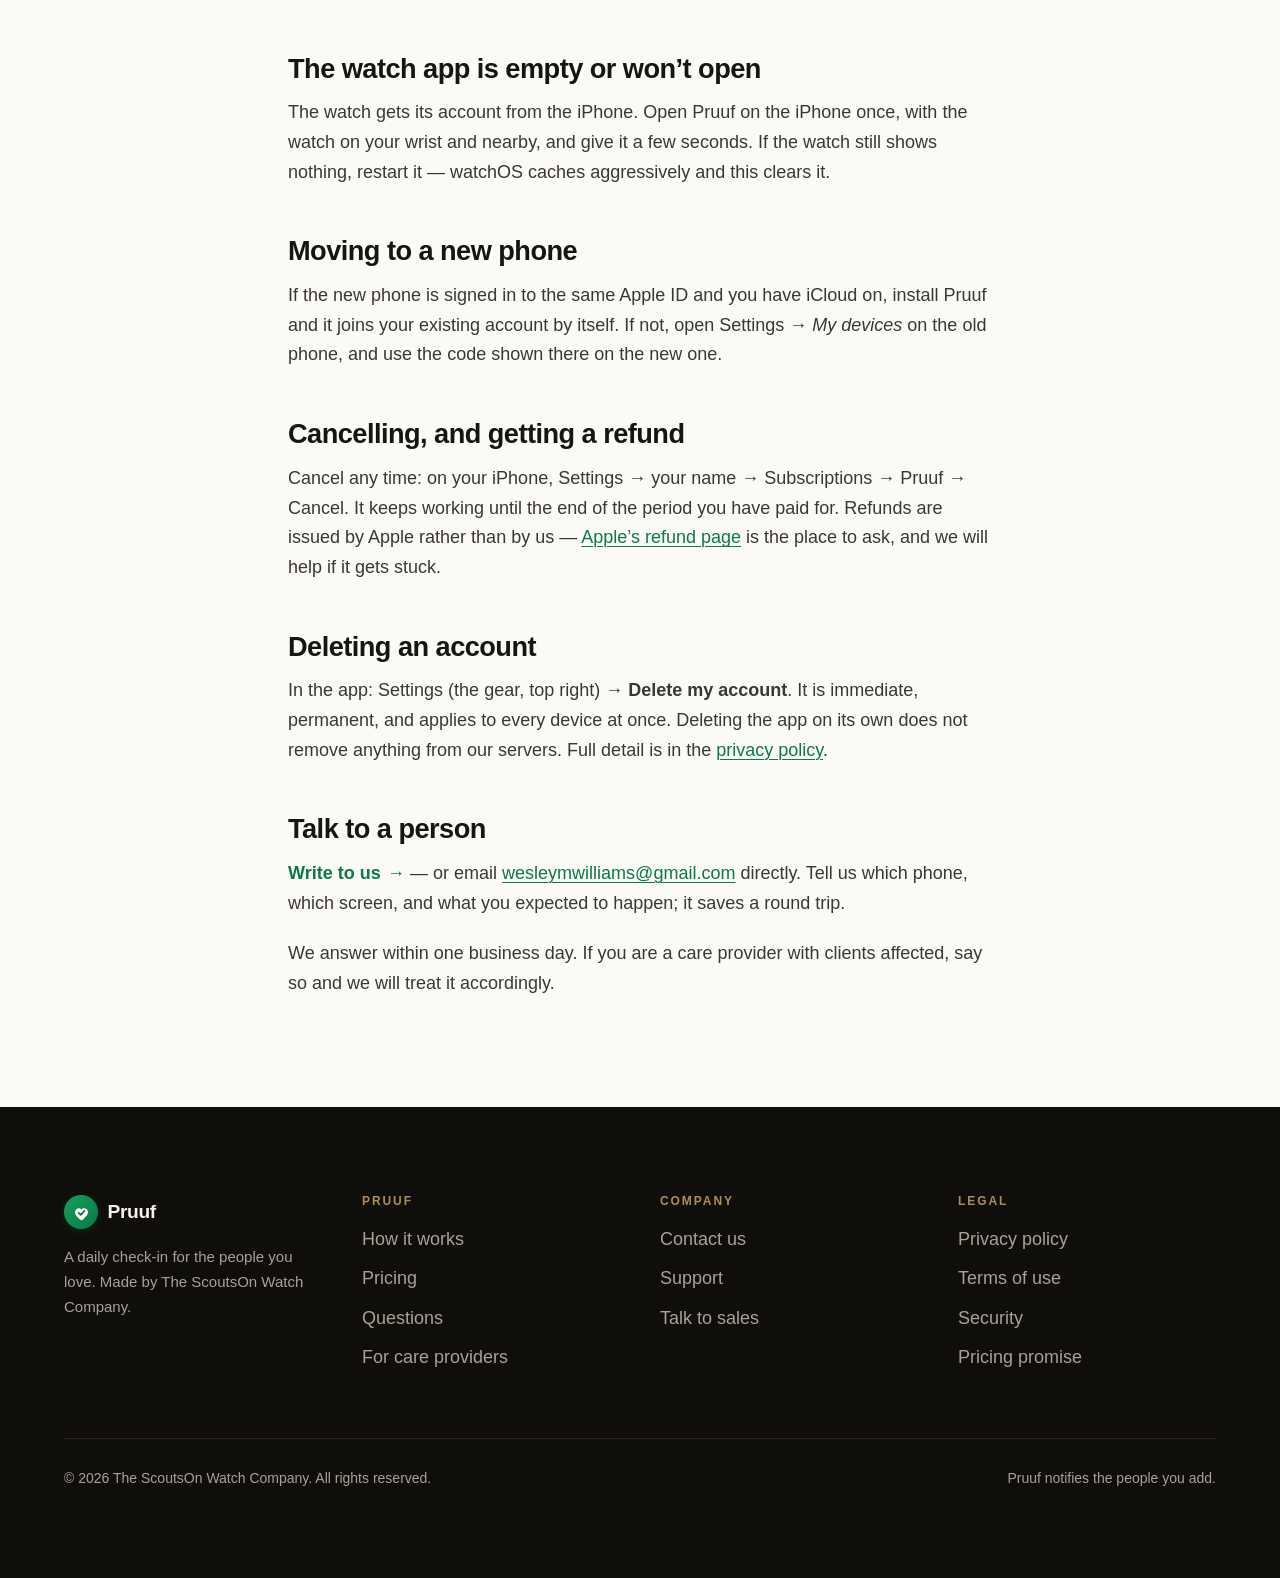
<file: support.html>
<!doctype html>
<html lang="en">
<head>
<meta charset="utf-8">
<meta name="viewport" content="width=device-width,initial-scale=1">
<title>Pruuf — Support</title>
<meta name="description" content="Fixes for the things that go wrong most often, and a way to reach a person who will reply within one business day.">
<link rel="canonical" href="https://thepruuf.com/support.html">
<meta property="og:type" content="website">
<meta property="og:title" content="Pruuf — Support">
<meta property="og:description" content="Fixes for the things that go wrong most often, and a way to reach a person who will reply within one business day.">
<meta property="og:image" content="https://thepruuf.com/assets/img/og-card.png">
<meta property="og:url" content="https://thepruuf.com/support.html">
<meta name="twitter:card" content="summary_large_image">
<meta name="theme-color" content="#FBFAF7">
<link rel="icon" href="favicon.ico" sizes="any">
<link rel="apple-touch-icon" href="assets/img/apple-touch-icon.png">
<link rel="stylesheet" href="assets/pruuf.css">
<script src="assets/pruuf.js" defer></script>
</head>
<body>
<a class="skip" href="#main">Skip to content</a>

<header class="site-header">
  <div class="wrap">
    <a class="brand" href="index.html"><span class="brand-mark"><svg viewBox="0 0 24 24" fill="none" aria-hidden="true"><path d="M12 21s-7.5-4.7-7.5-10A4.5 4.5 0 0 1 12 8.5 4.5 4.5 0 0 1 19.5 11c0 5.3-7.5 10-7.5 10Z" fill="#fff"/><path d="M8.8 12.4l2.3 2.3 4.3-4.6" stroke="#0B7A45" stroke-width="2.1" stroke-linecap="round" stroke-linejoin="round"/></svg></span>Pruuf</a>
    <button class="nav-toggle" aria-expanded="false" aria-controls="nav" aria-label="Menu">
      <svg viewBox="0 0 20 20" fill="none" aria-hidden="true">
        <path d="M3 6h14M3 10h14M3 14h14" stroke="currentColor" stroke-width="2" stroke-linecap="round"/>
      </svg>
    </button>
    <nav class="site-nav" id="nav" aria-label="Main">
      <a href="index.html">Home</a>
      <a href="index.html#how">How it works</a>
      <a href="index.html#pricing">Pricing</a>
      <a href="enterprise.html">For care providers</a>
      <a href="contact.html">Contact</a>
      <a class="btn btn--ok btn--sm js-cta-app" href="index.html#launch"
         data-live-label="Download on the App Store"><span class="js-cta-label">Get Pruuf</span></a>
    </nav>
  </div>
</header>

<main id="main">
<section class="section section--tight">
  <div class="wrap doc">
    <p class="eyebrow">Support</p>
    <h1 class="h1">Something not working?</h1>
    <p class="lead" style="margin-top:1.25rem">
      Start here &mdash; the things that go wrong go wrong in a handful of
      predictable ways, and the fix is usually thirty seconds. If none of this
      helps, <a href="contact.html?intent=support">write to us</a> and a person
      will reply within one business day.
    </p>

    <div class="callout" style="margin-top:2.5rem">
      <p><strong>Nobody is watching this inbox overnight.</strong> Pruuf
        notifies the family members you have added. Messages sent here reach us
        during working hours, so this is not the place for anything that cannot
        wait.</p>
    </div>

    <h2 id="not-arriving">Alerts aren&rsquo;t arriving</h2>
    <p>In order of how often each one is the cause:</p>
    <ol>
      <li><strong>Notifications are switched off for Pruuf.</strong> On the phone
        that should be receiving them: Settings &rarr; Notifications &rarr; Pruuf
        &rarr; Allow Notifications on. Check <em>Time Sensitive</em> is allowed
        too, or a Focus mode will silently hold alerts back. Pruuf&rsquo;s own
        Settings has an <em>Alerts</em> pill that answers this at a glance
        &mdash; if it says NO, tapping it takes you to the right switch.</li>
      <li><strong>A Focus or Do Not Disturb schedule</strong> is running at the
        time the alert fires &mdash; often overnight, which is exactly when it
        matters.</li>
      <li><strong>The subscription has lapsed.</strong> Alerts stop when it does.
        Open Pruuf on the phone that pays: a banner at the top of your list
        says so plainly, and tapping it goes straight to fixing it.</li>
      <li><strong>The connection was never completed.</strong> On the checking-in
        person&rsquo;s phone, open <em>My Loved Ones</em> &mdash; if the name is not
        listed there, the code was never entered successfully.</li>
    </ol>

    <h2 id="code">The six-character code doesn&rsquo;t work</h2>
    <p>Codes are not case-sensitive and never contain the letter O or the digit 0
      &mdash; if you are looking at something that appears to, it is the other one.
      Codes do not expire. If it still refuses, have the person checking in open
      <em>My Loved Ones</em> and read the code straight off that screen rather than
      from a text message that may be out of date.</p>

    <h2 id="missed">She checked in, but I got a missed alert</h2>
    <p>Alerts fire against the check-in time in <em>her</em> time zone, not yours.
      Pruuf follows her phone&rsquo;s own clock automatically &mdash; if she
      travels, her time zone travels with her, and the people she has added see
      her check-in against the right time. So if this happens, check the
      phone itself: iPhone Settings &rarr; General &rarr; Date &amp; Time, with
      <em>Set Automatically</em> on. If it happens while the phone&rsquo;s time
      zone is right, tell us &mdash; that would be a fault on our side and we
      want to know today, not next month.</p>

    <h2 id="watch">The watch app is empty or won&rsquo;t open</h2>
    <p>The watch gets its account from the iPhone. Open Pruuf on the iPhone once,
      with the watch on your wrist and nearby, and give it a few seconds. If the
      watch still shows nothing, restart it &mdash; watchOS caches aggressively and
      this clears it.</p>

    <h2 id="new-phone">Moving to a new phone</h2>
    <p>If the new phone is signed in to the same Apple ID and you have iCloud on,
      install Pruuf and it joins your existing account by itself. If not, open
      Settings &rarr; <em>My devices</em> on the old phone, and use the code shown
      there on the new one.</p>

    <h2 id="cancel">Cancelling, and getting a refund</h2>
    <p>Cancel any time: on your iPhone, Settings &rarr; your name &rarr;
      Subscriptions &rarr; Pruuf &rarr; Cancel. It keeps working until the end of
      the period you have paid for. Refunds are issued by Apple rather than by us
      &mdash; <a href="https://reportaproblem.apple.com" rel="noopener">Apple&rsquo;s
      refund page</a> is the place to ask, and we will help if it gets stuck.</p>

    <h2 id="delete">Deleting an account</h2>
    <p>In the app: Settings (the gear, top right) &rarr; <strong>Delete my
      account</strong>. It is immediate, permanent, and applies to every device at
      once. Deleting the app on its own does not remove anything from our servers.
      Full detail is in the <a href="privacy.html#delete">privacy policy</a>.</p>

    <h2 id="human">Talk to a person</h2>
    <p><a class="arrow" href="contact.html?intent=support">Write to us</a> &mdash;
      or email
      <a href="mailto:wesleymwilliams@gmail.com">wesleymwilliams@gmail.com</a>
      directly. Tell us which phone, which screen, and what you expected to happen;
      it saves a round trip.</p>
    <p class="muted">We answer within one business day. If you are a care provider
      with clients affected, say so and we will treat it accordingly.</p>
  </div>
</section>
</main>

<footer class="site-footer">
  <div class="wrap">
    <div class="footer-cols">
      <div>
        <a class="brand" href="index.html" style="margin-bottom:1rem">
          <span class="brand-mark"><svg viewBox="0 0 24 24" fill="none" aria-hidden="true"><path d="M12 21s-7.5-4.7-7.5-10A4.5 4.5 0 0 1 12 8.5 4.5 4.5 0 0 1 19.5 11c0 5.3-7.5 10-7.5 10Z" fill="#fff"/><path d="M8.8 12.4l2.3 2.3 4.3-4.6" stroke="#0B7A45" stroke-width="2.1" stroke-linecap="round" stroke-linejoin="round"/></svg></span>Pruuf
        </a>
        <p class="small" style="max-width:19rem">
          A daily check-in for the people you love. Made by The ScoutsOn Watch
          Company.
        </p>
      </div>
      <div>
        <h4>Pruuf</h4>
        <ul>
          <li><a href="index.html#how">How it works</a></li>
          <li><a href="index.html#pricing">Pricing</a></li>
          <li><a href="index.html#faq">Questions</a></li>
          <li><a href="enterprise.html">For care providers</a></li>
        </ul>
      </div>
      <div>
        <h4>Company</h4>
        <ul>
          <li><a href="contact.html">Contact us</a></li>
          <li><a href="support.html">Support</a></li>
          <li><a href="contact.html?intent=enterprise">Talk to sales</a></li>
        </ul>
      </div>
      <div>
        <h4>Legal</h4>
        <ul>
          <li><a href="privacy.html">Privacy policy</a></li>
          <li><a href="terms.html">Terms of use</a></li>
          <li><a href="security.html">Security</a></li>
          <li><a href="terms.html#pricing">Pricing promise</a></li>
        </ul>
      </div>
    </div>
    <div class="footer-base">
      <span>&copy; <span data-year>2026</span> The ScoutsOn Watch Company. All rights reserved.</span>
      <span>Pruuf notifies the people you add.</span>
    </div>
  </div>
</footer>
</body>
</html>
</file>
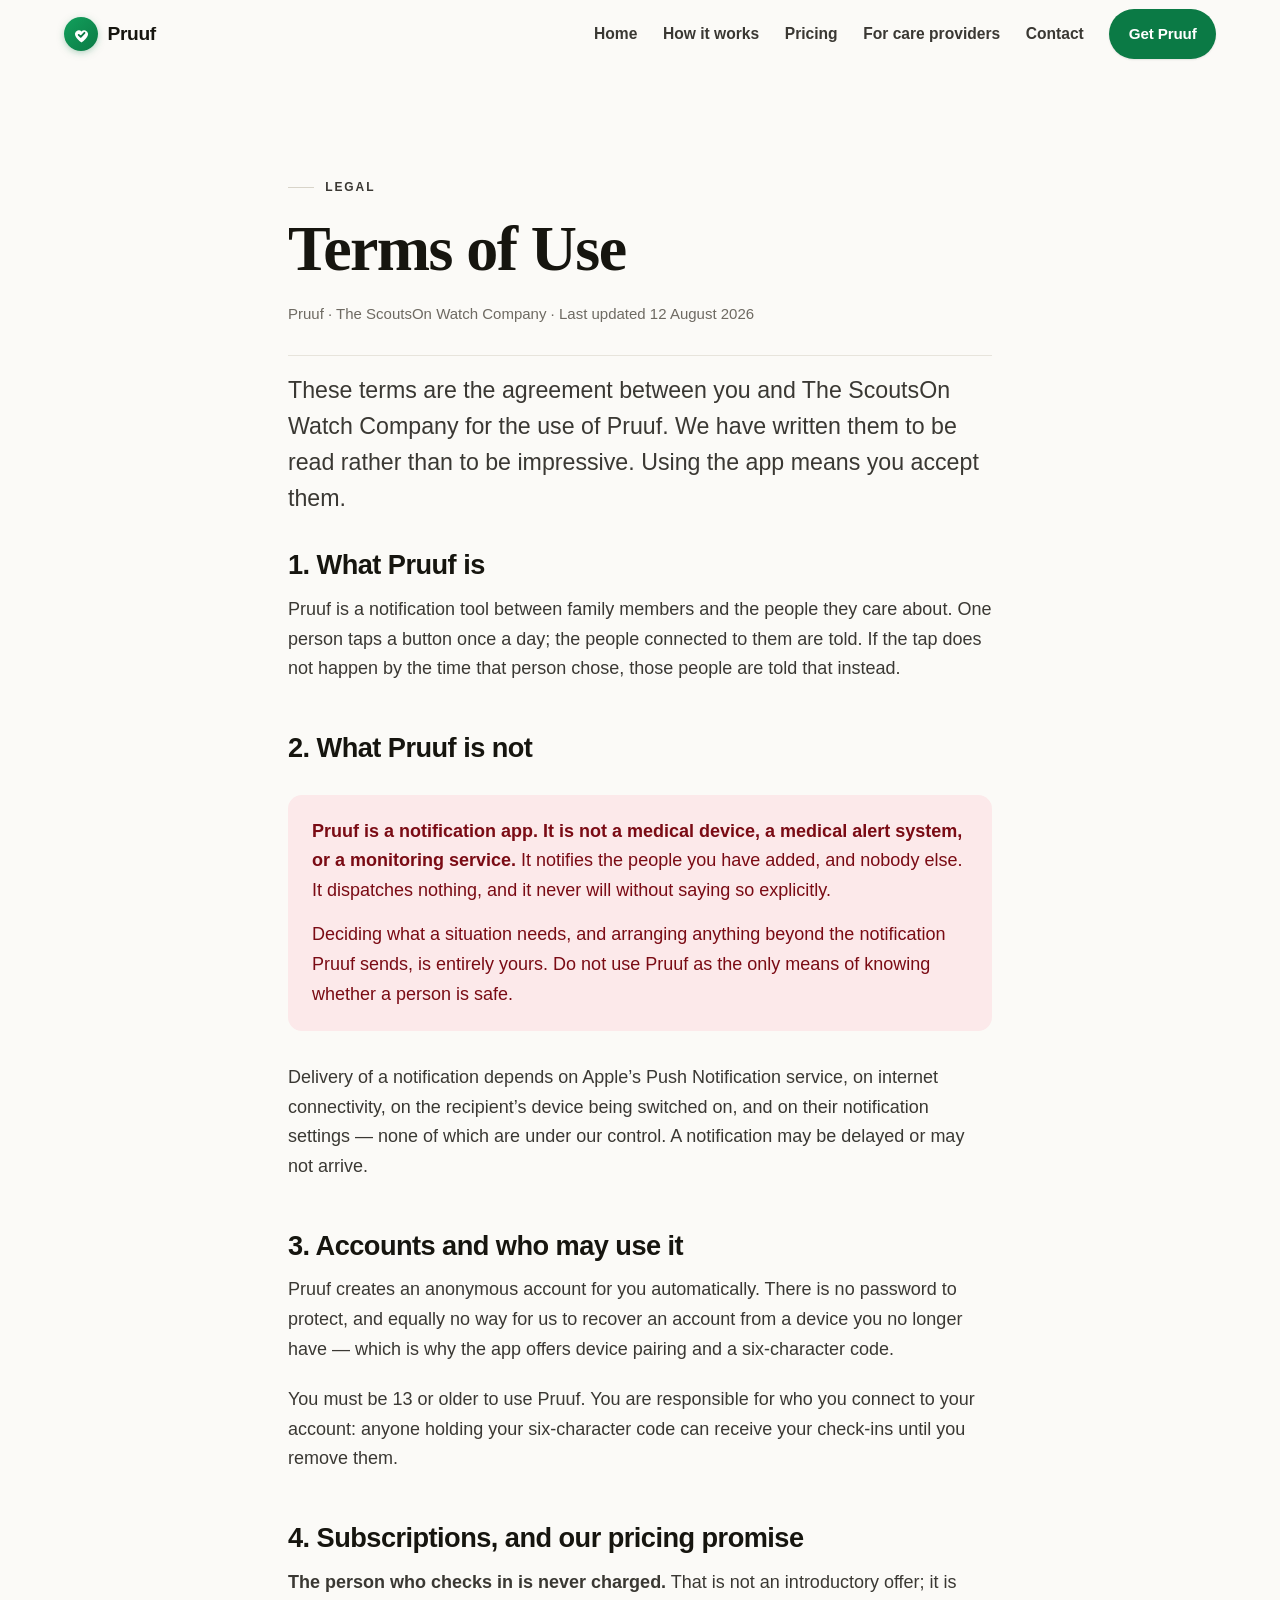
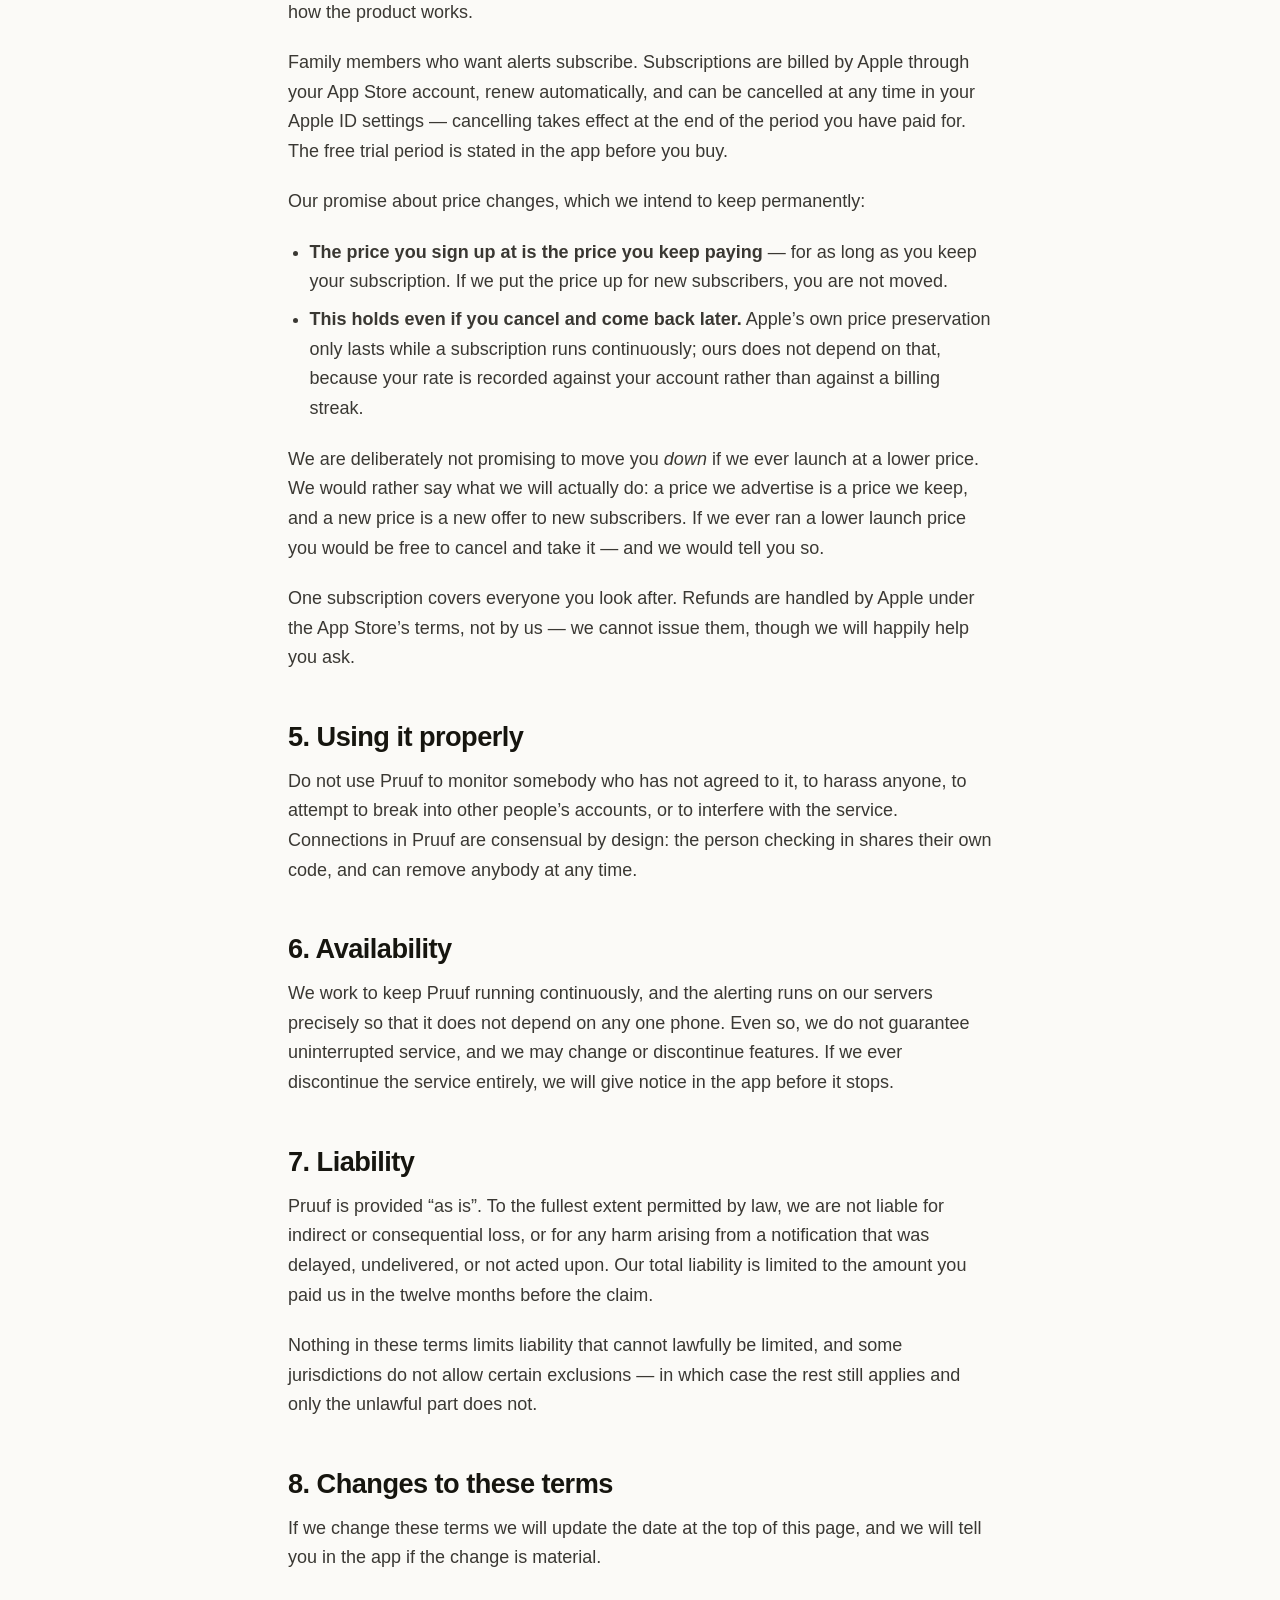
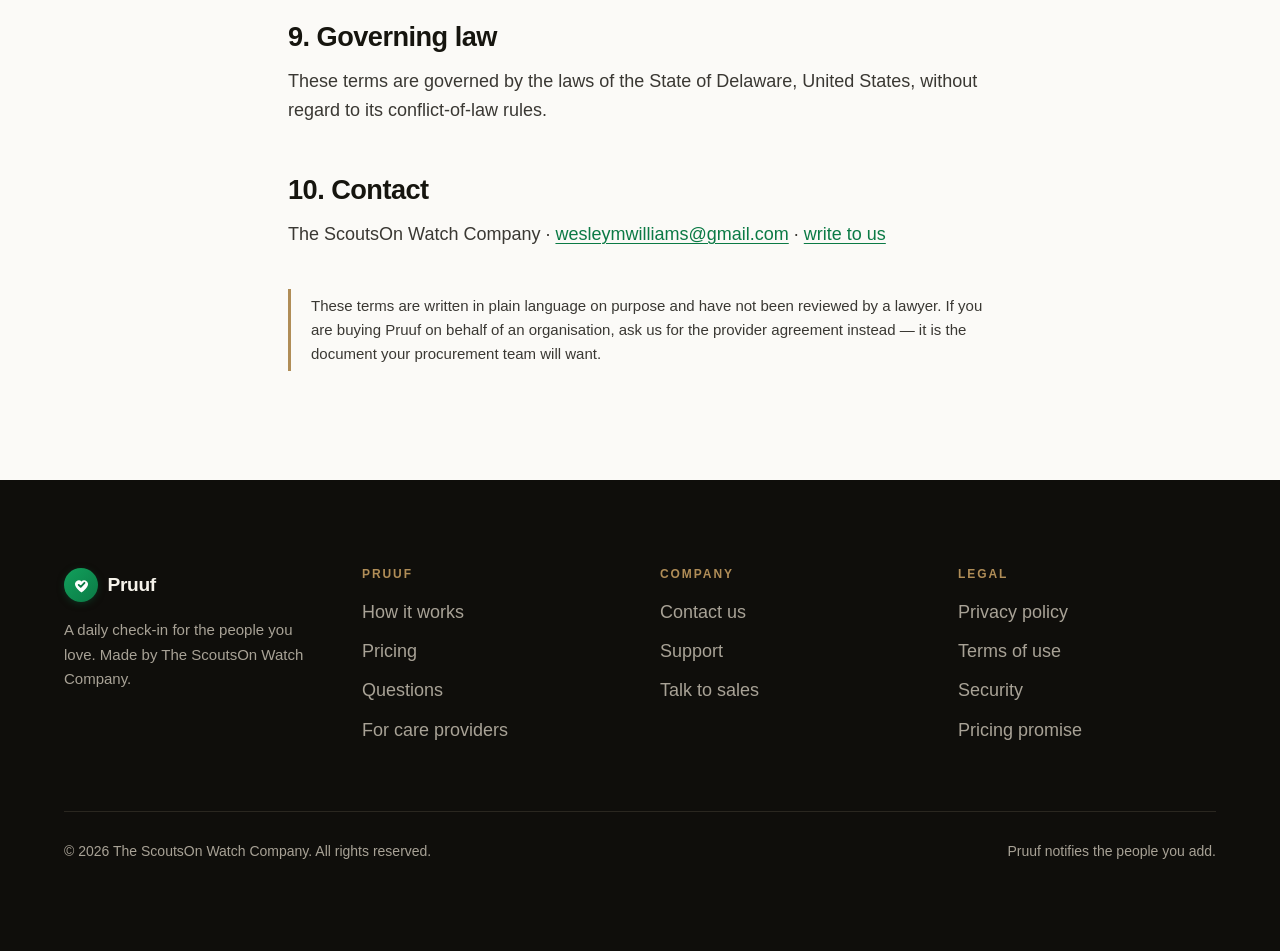
<file: terms.html>
<!doctype html>
<html lang="en">
<head>
<meta charset="utf-8">
<meta name="viewport" content="width=device-width,initial-scale=1">
<title>Pruuf — Terms of Use</title>
<meta name="description" content="The agreement for using Pruuf, including what it deliberately is not, and our promise that a price cut reaches existing subscribers.">
<link rel="canonical" href="https://thepruuf.com/terms.html">
<meta property="og:type" content="website">
<meta property="og:title" content="Pruuf — Terms of Use">
<meta property="og:description" content="The agreement for using Pruuf, including what it deliberately is not, and our promise that a price cut reaches existing subscribers.">
<meta property="og:image" content="https://thepruuf.com/assets/img/og-card.png">
<meta property="og:url" content="https://thepruuf.com/terms.html">
<meta name="twitter:card" content="summary_large_image">
<meta name="theme-color" content="#FBFAF7">
<link rel="icon" href="favicon.ico" sizes="any">
<link rel="apple-touch-icon" href="assets/img/apple-touch-icon.png">
<link rel="stylesheet" href="assets/pruuf.css">
<script src="assets/pruuf.js" defer></script>
</head>
<body>
<a class="skip" href="#main">Skip to content</a>

<header class="site-header">
  <div class="wrap">
    <a class="brand" href="index.html"><span class="brand-mark"><svg viewBox="0 0 24 24" fill="none" aria-hidden="true"><path d="M12 21s-7.5-4.7-7.5-10A4.5 4.5 0 0 1 12 8.5 4.5 4.5 0 0 1 19.5 11c0 5.3-7.5 10-7.5 10Z" fill="#fff"/><path d="M8.8 12.4l2.3 2.3 4.3-4.6" stroke="#0B7A45" stroke-width="2.1" stroke-linecap="round" stroke-linejoin="round"/></svg></span>Pruuf</a>
    <button class="nav-toggle" aria-expanded="false" aria-controls="nav" aria-label="Menu">
      <svg viewBox="0 0 20 20" fill="none" aria-hidden="true">
        <path d="M3 6h14M3 10h14M3 14h14" stroke="currentColor" stroke-width="2" stroke-linecap="round"/>
      </svg>
    </button>
    <nav class="site-nav" id="nav" aria-label="Main">
      <a href="index.html">Home</a>
      <a href="index.html#how">How it works</a>
      <a href="index.html#pricing">Pricing</a>
      <a href="enterprise.html">For care providers</a>
      <a href="contact.html">Contact</a>
      <a class="btn btn--ok btn--sm js-cta-app" href="index.html#launch"
         data-live-label="Download on the App Store"><span class="js-cta-label">Get Pruuf</span></a>
    </nav>
  </div>
</header>

<main id="main">
<section class="section section--tight">
  <div class="wrap doc">
    <p class="eyebrow">Legal</p>
    <h1 class="h1">Terms of Use</h1>
    <p class="updated" style="margin-top:1.25rem">
      Pruuf &middot; The ScoutsOn Watch Company &middot; Last updated 12 August 2026
    </p>

    <p class="lead">These terms are the agreement between you and The ScoutsOn
      Watch Company for the use of Pruuf. We have written them to be read rather
      than to be impressive. Using the app means you accept them.</p>

    <h2 id="what">1. What Pruuf is</h2>
    <p>Pruuf is a notification tool between family members and the people they
      care about. One person taps a button once a day; the people connected to
      them are told. If the tap does not happen by the time that person chose,
      those people are told that instead.</p>

    <h2 id="not">2. What Pruuf is not</h2>
    <div class="callout">
      <p><strong>Pruuf is a notification app. It is not a medical device, a
        medical alert system, or a monitoring service.</strong> It notifies the
        people you have added, and nobody else. It dispatches nothing, and it
        never will without saying so explicitly.</p>
      <p>Deciding what a situation needs, and arranging anything beyond the
        notification Pruuf sends, is entirely yours. Do not use Pruuf as the only
        means of knowing whether a person is safe.</p>
    </div>
    <p>Delivery of a notification depends on Apple&rsquo;s Push Notification
      service, on internet connectivity, on the recipient&rsquo;s device being
      switched on, and on their notification settings &mdash; none of which are
      under our control. A notification may be delayed or may not arrive.</p>

    <h2 id="accounts">3. Accounts and who may use it</h2>
    <p>Pruuf creates an anonymous account for you automatically. There is no
      password to protect, and equally no way for us to recover an account from a
      device you no longer have &mdash; which is why the app offers device pairing
      and a six-character code.</p>
    <p>You must be 13 or older to use Pruuf. You are responsible for who you
      connect to your account: anyone holding your six-character code can receive
      your check-ins until you remove them.</p>

    <h2 id="pricing">4. Subscriptions, and our pricing promise</h2>
    <p><strong>The person who checks in is never charged.</strong> That is not an
      introductory offer; it is how the product works.</p>
    <p>Family members who want alerts subscribe. Subscriptions are billed by Apple
      through your App Store account, renew automatically, and can be cancelled at
      any time in your Apple ID settings &mdash; cancelling takes effect at the end
      of the period you have paid for. The free trial period is stated in the app
      before you buy.</p>
    <p>Our promise about price changes, which we intend to keep permanently:</p>
    <ul>
      <li><strong>The price you sign up at is the price you keep paying</strong>
        &mdash; for as long as you keep your subscription. If we put the price up
        for new subscribers, you are not moved.</li>
      <li><strong>This holds even if you cancel and come back later.</strong>
        Apple&rsquo;s own price preservation only lasts while a subscription runs
        continuously; ours does not depend on that, because your rate is recorded
        against your account rather than against a billing streak.</li>
    </ul>
    <p>We are deliberately not promising to move you <em>down</em> if we ever
      launch at a lower price. We would rather say what we will actually do: a
      price we advertise is a price we keep, and a new price is a new offer to new
      subscribers. If we ever ran a lower launch price you would be free to
      cancel and take it &mdash; and we would tell you so.</p>
    <p>One subscription covers everyone you look after. Refunds are handled by
      Apple under the App Store&rsquo;s terms, not by us &mdash; we cannot issue
      them, though we will happily help you ask.</p>

    <h2 id="acceptable">5. Using it properly</h2>
    <p>Do not use Pruuf to monitor somebody who has not agreed to it, to harass
      anyone, to attempt to break into other people&rsquo;s accounts, or to
      interfere with the service. Connections in Pruuf are consensual by design:
      the person checking in shares their own code, and can remove anybody at any
      time.</p>

    <h2 id="availability">6. Availability</h2>
    <p>We work to keep Pruuf running continuously, and the alerting runs on our
      servers precisely so that it does not depend on any one phone. Even so, we
      do not guarantee uninterrupted service, and we may change or discontinue
      features. If we ever discontinue the service entirely, we will give notice
      in the app before it stops.</p>

    <h2 id="liability">7. Liability</h2>
    <p>Pruuf is provided &ldquo;as is&rdquo;. To the fullest extent permitted by
      law, we are not liable for indirect or consequential loss, or for any harm
      arising from a notification that was delayed, undelivered, or not acted upon.
      Our total liability is limited to the amount you paid us in the twelve months
      before the claim.</p>
    <p>Nothing in these terms limits liability that cannot lawfully be limited,
      and some jurisdictions do not allow certain exclusions &mdash; in which case
      the rest still applies and only the unlawful part does not.</p>

    <h2 id="changes">8. Changes to these terms</h2>
    <p>If we change these terms we will update the date at the top of this page,
      and we will tell you in the app if the change is material.</p>

    <h2 id="law">9. Governing law</h2>
    <p>These terms are governed by the laws of the State of Delaware, United
      States, without regard to its conflict-of-law rules.</p>

    <h2 id="contact">10. Contact</h2>
    <p>The ScoutsOn Watch Company &middot;
      <a href="mailto:wesleymwilliams@gmail.com">wesleymwilliams@gmail.com</a>
      &middot; <a href="contact.html">write to us</a></p>

    <p class="note" style="margin-top:2.5rem">These terms are written in plain
      language on purpose and have not been reviewed by a lawyer. If you are
      buying Pruuf on behalf of an organisation, ask us for the provider agreement
      instead &mdash; it is the document your procurement team will want.</p>
  </div>
</section>
</main>

<footer class="site-footer">
  <div class="wrap">
    <div class="footer-cols">
      <div>
        <a class="brand" href="index.html" style="margin-bottom:1rem">
          <span class="brand-mark"><svg viewBox="0 0 24 24" fill="none" aria-hidden="true"><path d="M12 21s-7.5-4.7-7.5-10A4.5 4.5 0 0 1 12 8.5 4.5 4.5 0 0 1 19.5 11c0 5.3-7.5 10-7.5 10Z" fill="#fff"/><path d="M8.8 12.4l2.3 2.3 4.3-4.6" stroke="#0B7A45" stroke-width="2.1" stroke-linecap="round" stroke-linejoin="round"/></svg></span>Pruuf
        </a>
        <p class="small" style="max-width:19rem">
          A daily check-in for the people you love. Made by The ScoutsOn Watch
          Company.
        </p>
      </div>
      <div>
        <h4>Pruuf</h4>
        <ul>
          <li><a href="index.html#how">How it works</a></li>
          <li><a href="index.html#pricing">Pricing</a></li>
          <li><a href="index.html#faq">Questions</a></li>
          <li><a href="enterprise.html">For care providers</a></li>
        </ul>
      </div>
      <div>
        <h4>Company</h4>
        <ul>
          <li><a href="contact.html">Contact us</a></li>
          <li><a href="support.html">Support</a></li>
          <li><a href="contact.html?intent=enterprise">Talk to sales</a></li>
        </ul>
      </div>
      <div>
        <h4>Legal</h4>
        <ul>
          <li><a href="privacy.html">Privacy policy</a></li>
          <li><a href="terms.html">Terms of use</a></li>
          <li><a href="security.html">Security</a></li>
          <li><a href="terms.html#pricing">Pricing promise</a></li>
        </ul>
      </div>
    </div>
    <div class="footer-base">
      <span>&copy; <span data-year>2026</span> The ScoutsOn Watch Company. All rights reserved.</span>
      <span>Pruuf notifies the people you add.</span>
    </div>
  </div>
</footer>
</body>
</html>
</file>
<file: assets/pruuf.css>
/* ═══════════════════════════════════════════════════════════════════════════
   Pruuf — the website design system
   ═══════════════════════════════════════════════════════════════════════════

   One stylesheet, shared by every page. See ../../WEBSITE.md for the reasoning;
   the short version:

   · The palette IS the app's palette. Someone who taps the button and then
     visits the site should not be able to tell they left.
   · Two system faces, no webfont. New York (ui-serif) carries the emotional
     headlines; SF Pro Rounded (ui-rounded) — the app's own face — carries
     everything else. Nothing is downloaded, so nothing blocks the first paint
     and nothing needs disclosing in a privacy policy.
   · Space is the luxury signal. Section padding is deliberately about double
     what looks "right" on first draft.
   · Motion settles rather than springs, and disappears entirely under
     prefers-reduced-motion.
   ══════════════════════════════════════════════════════════════════════════ */

:root {
  /* ── Palette, from Shared/Theme.swift ─────────────────────────────── */
  --canvas:   #FBFAF7;   /* warm off-white; pure white is harsh under a lamp */
  --surface:  #FFFFFF;
  --ink:      #16150F;   /* warm near-black; #000 vibrates against white     */
  --ink-soft: #3A3833;
  --muted:    #6E6A62;
  --faint:    #8B8780;
  --hairline: #E7E4DC;
  --hairline-strong: #D8D4C9;

  --ok:       #0E8A4F;   /* reassurance                                     */
  --ok-soft:  #E4F4EA;
  --ok-deep:  #0B7A45;
  --alarm:    #C1121F;   /* ONLY missed check-ins and help. Nothing else.   */
  --alarm-soft: #FCE9EA;
  --accent:   #1D4ED8;
  --accent-soft: #E8EDFB;

  /* ── The two additions the app has no need for ────────────────────── */
  --night:      #0F0E0B;  /* full-bleed dark bands                          */
  --night-soft: #1B1913;
  --night-line: #2A2720;
  --on-night:   #F5F2EA;
  --on-night-muted: #A8A296;
  /* Champagne/brass. Hairlines and 12px eyebrows on dark ONLY. Any larger
     and it stops reading as expensive and starts reading as a casino.      */
  --brass: #B08D57;

  /* ── Type ─────────────────────────────────────────────────────────── */
  --serif:  ui-serif, "New York", "Iowan Old Style", Georgia, "Times New Roman", serif;
  --round:  ui-rounded, "SF Pro Rounded", -apple-system, BlinkMacSystemFont,
            "Segoe UI", Roboto, "Helvetica Neue", sans-serif;
  --mono:   ui-monospace, SFMono-Regular, "SF Mono", Menlo, Consolas, monospace;

  /* Fluid scale. clamp() means there is no breakpoint where type jumps.    */
  /* Capped at 5rem rather than 5.75rem. The hero headline carries its own
     line breaks — "One tap. / And everyone / stops worrying." — and at 92px
     the second of those was wider than the column and wrapped, leaving "And"
     stranded on a line by itself. A headline that breaks where the designer
     did not choose is worse than a slightly smaller one. */
  --fs-display: clamp(2.75rem, 1.6rem + 4.4vw, 5rem);
  --fs-h1:      clamp(2.25rem, 1.5rem + 3.2vw, 4rem);
  --fs-h2:      clamp(1.875rem, 1.35rem + 2.2vw, 3rem);
  --fs-h3:      clamp(1.3rem, 1.15rem + 0.6vw, 1.6rem);
  --fs-lead:    clamp(1.15rem, 1.05rem + 0.5vw, 1.45rem);
  --fs-body:    1.125rem;      /* 18px floor. The reader may be 78.          */
  --fs-small:   0.9375rem;

  /* ── Space ────────────────────────────────────────────────────────── */
  --gap:      clamp(1.25rem, 0.9rem + 1.4vw, 2rem);
  --section:  clamp(5.5rem, 3rem + 9vw, 11rem);
  --page:     clamp(1.25rem, 0.5rem + 3vw, 3rem);
  --measure:  36rem;           /* comfortable reading width                  */
  --wide:     72rem;

  /* ── Surface ──────────────────────────────────────────────────────── */
  --r-xl: 28px; --r-lg: 20px; --r-md: 14px; --r-sm: 9px;
  --shadow:      0 1px 2px rgba(22,21,15,.05), 0 10px 30px -14px rgba(22,21,15,.20);
  --shadow-lift: 0 2px 6px rgba(22,21,15,.06), 0 26px 56px -22px rgba(22,21,15,.30);
  --shadow-deep: 0 40px 90px -40px rgba(22,21,15,.45);

  --ease: cubic-bezier(.16, 1, .3, 1);   /* settles, never springs           */
}

/* ── Reset ─────────────────────────────────────────────────────────── */
*, *::before, *::after { box-sizing: border-box; }
html { -webkit-text-size-adjust: 100%; scroll-behavior: smooth; }
@media (prefers-reduced-motion: reduce) { html { scroll-behavior: auto; } }

body {
  margin: 0;
  background: var(--canvas);
  color: var(--ink);
  font: 400 var(--fs-body)/1.65 var(--round);
  -webkit-font-smoothing: antialiased;
  -moz-osx-font-smoothing: grayscale;
  overflow-x: hidden;
}

/* `height: auto` is not optional here, it is load-bearing.
   Every image on this site carries width/height attributes — they reserve the
   right box before the bytes arrive, which is what stops the page reflowing as
   it loads. But an explicit `height` attribute keeps applying after CSS
   narrows the element, so `max-width` alone squeezed the width while the
   height stayed put: iphone-checkin is 620x1342 shown at 290px wide, so it was
   rendering 290x1342 — stretched vertically by 4.6x. Every device shot on the
   site was distorted, on every page. */
img, picture, svg, video { max-width: 100%; height: auto; display: block; }

/* Centred by default, everywhere, rather than per-image.
   Every device shot on this site is narrower than the column it sits in, so
   the default `margin-inline: 0` pins it left — which is right for a paragraph
   and wrong for a product photograph, and is most obvious on a phone where the
   column IS the screen. It was being corrected with an inline style on each
   image, which works until somebody adds the next image and forgets. A rule
   cannot forget. */
picture > img, figure > img { margin-inline: auto; }
button, input, select, textarea { font: inherit; color: inherit; }

/* Focus. Visible, always — the audience includes keyboard and switch users,
   and "outline: none" is the single most common accessibility failure on
   sites that describe themselves as premium. */
:focus-visible {
  outline: 3px solid var(--accent);
  outline-offset: 3px;
  border-radius: 4px;
}
:focus:not(:focus-visible) { outline: none; }

.skip {
  position: absolute; left: -9999px; top: 0; z-index: 200;
  background: var(--ink); color: #fff; padding: 14px 20px;
  border-radius: 0 0 var(--r-md) 0; font-weight: 700; text-decoration: none;
}
.skip:focus { left: 0; }

/* ── Type ──────────────────────────────────────────────────────────── */
h1, h2, h3, h4 { margin: 0; font-weight: 700; letter-spacing: -0.02em; line-height: 1.15; }

/* The serif is for feeling, never for interface. Nothing below 24px uses it. */
.display, .h1, .h2 { font-family: var(--serif); font-weight: 600; letter-spacing: -0.025em; }
.display { font-size: var(--fs-display); line-height: 1.02; }
.h1      { font-size: var(--fs-h1);      line-height: 1.05; }
.h2      { font-size: var(--fs-h2);      line-height: 1.08; }
.h3      { font-size: var(--fs-h3);      font-family: var(--round); font-weight: 700; }

.lead { font-size: var(--fs-lead); line-height: 1.55; color: var(--ink-soft); }
p { margin: 0 0 1.15em; }
p:last-child { margin-bottom: 0; }
.muted { color: var(--muted); }
.small { font-size: var(--fs-small); }

/* The eyebrow: small caps above a headline. Does most of the work of making a
   section feel deliberately composed rather than merely stacked. */
.eyebrow {
  font-size: 0.75rem; font-weight: 700; text-transform: uppercase;
  letter-spacing: 0.16em; color: var(--muted); margin: 0 0 1.1rem;
  display: flex; align-items: center; gap: 0.7rem;
}
.eyebrow::before {
  content: ""; width: 26px; height: 1px; background: var(--hairline-strong);
  flex: 0 0 auto;
}

a { color: var(--ok-deep); text-decoration-thickness: 1px; text-underline-offset: 3px; }
a:hover { color: var(--ink); }

/* ── Layout ────────────────────────────────────────────────────────── */
.wrap  { width: min(100% - var(--page) * 2, var(--wide)); margin-inline: auto; }
.prose { max-width: var(--measure); }
.section { padding-block: var(--section); }
.section--tight { padding-block: clamp(3.5rem, 2rem + 6vw, 7rem); }
.center { text-align: center; margin-inline: auto; }

/* The dark band. Alternating warm-white and near-black is what gives the page
   its rhythm and what makes the device renders glow instead of sit flat. */
.night {
  background: var(--night); color: var(--on-night);
  position: relative; isolation: isolate;
}
.night .lead, .night p { color: var(--on-night-muted); }
.night .eyebrow { color: var(--brass); }
.night .eyebrow::before { background: var(--brass); }
/* `:not(.btn)` matters more than it looks. `.night a` and `.btn` are both one
   class deep, but the descendant selector gives `.night a` the higher
   specificity — so inside a dark section it overrode every button's own colour.
   The visible symptom was the cream "Open it full screen" button rendering
   cream-on-cream: a completely invisible call to action on the page whose
   whole job is to get somebody into the demo. */
.night a:not(.btn) { color: var(--on-night); }
.night h1, .night h2, .night h3 { color: var(--on-night); }
/* One very soft warm bloom so the black is not a flat rectangle. Below the
   contrast threshold — you should not be able to name it. */
.night::before {
  content: ""; position: absolute; inset: 0; z-index: -1; pointer-events: none;
  background:
    radial-gradient(60% 70% at 15% 0%,   rgba(176,141,87,.13), transparent 70%),
    radial-gradient(50% 60% at 90% 100%, rgba(14,138,79,.10),  transparent 70%);
}

/* ── Buttons ───────────────────────────────────────────────────────── */
.btn {
  --btn-bg: var(--ink); --btn-fg: #fff; --btn-line: transparent;
  display: inline-flex; align-items: center; justify-content: center; gap: 0.55rem;
  padding: 1rem 1.6rem; min-height: 54px;
  background: var(--btn-bg); color: var(--btn-fg);
  border: 1.5px solid var(--btn-line); border-radius: 999px;
  font-weight: 700; font-size: 1.0625rem; letter-spacing: -0.01em;
  text-decoration: none; cursor: pointer;
  transition: transform .28s var(--ease), box-shadow .28s var(--ease),
              background .2s ease, color .2s ease, border-color .2s ease;
  box-shadow: 0 1px 2px rgba(22,21,15,.10);
}
.btn:hover { transform: translateY(-2px); box-shadow: var(--shadow-lift); color: var(--btn-fg); }
.btn:active { transform: translateY(0); transition-duration: .06s; }

/* `--ok-deep`, not `--ok`. White on #0E8A4F measures 4.41:1, which is under
   the 4.5:1 floor for 17px text — on the single most important button on the
   site, read by an audience that skews old. #0B7A45 is the same brand green a
   shade down and measures 5.4:1. */
.btn--ok      { --btn-bg: var(--ok-deep); --btn-fg: #fff; }
.btn--ok:hover{ --btn-bg: #096237; }
.btn--ghost   { --btn-bg: transparent; --btn-fg: var(--ink); --btn-line: var(--hairline-strong); }
.btn--ghost:hover { --btn-bg: var(--surface); --btn-line: var(--ink); }
.night .btn--ghost { --btn-fg: var(--on-night); --btn-line: var(--night-line); }
.night .btn--ghost:hover { --btn-bg: var(--night-soft); --btn-line: var(--brass); }
.night .btn--light { --btn-bg: var(--on-night); --btn-fg: var(--night); }
.btn--sm { padding: .7rem 1.15rem; min-height: 44px; font-size: .95rem; }
.btn[disabled] { opacity: .5; pointer-events: none; }

.btn-row { display: flex; flex-wrap: wrap; gap: .85rem; align-items: center; }
.btn-row--center { justify-content: center; }

/* A link that behaves like a sentence but reads as an action. */
.arrow {
  font-weight: 700; text-decoration: none; display: inline-flex;
  align-items: center; gap: .4rem;
}
.arrow::after { content: "→"; transition: transform .3s var(--ease); }
.arrow:hover::after { transform: translateX(4px); }

/* ── Cards ─────────────────────────────────────────────────────────── */
.card {
  background: var(--surface); border: 1px solid var(--hairline);
  border-radius: var(--r-lg); padding: clamp(1.5rem, 1rem + 1.6vw, 2.25rem);
  box-shadow: var(--shadow);
}
.night .card {
  background: var(--night-soft); border-color: var(--night-line);
  box-shadow: none; color: var(--on-night);
}
.card--flat { box-shadow: none; }
.card--link { display: block; text-decoration: none; color: inherit;
              transition: transform .3s var(--ease), box-shadow .3s var(--ease),
                          border-color .3s ease; }
.card--link:hover { transform: translateY(-3px); box-shadow: var(--shadow-lift);
                    border-color: var(--hairline-strong); color: inherit; }

.grid { display: grid; gap: var(--gap); }
.grid--2 { grid-template-columns: repeat(auto-fit, minmax(19rem, 1fr)); }
.grid--3 { grid-template-columns: repeat(auto-fit, minmax(16rem, 1fr)); }
.grid--4 { grid-template-columns: repeat(auto-fit, minmax(13rem, 1fr)); }

/* A two-column "text beside a picture" block that stacks on narrow screens
   and can be flipped without touching the DOM order. */
.split {
  display: grid; gap: clamp(2rem, 1rem + 5vw, 5rem);
  grid-template-columns: 1fr; align-items: center;
}
@media (min-width: 62rem) {
  .split { grid-template-columns: 1fr 1fr; }
  .split--wide-left  { grid-template-columns: 1.15fr .85fr; }
  .split--wide-right { grid-template-columns: .85fr 1.15fr; }
  .split--flip > :first-child { order: 2; }
}

/* ── Chips, pills, status ──────────────────────────────────────────── */
.chip {
  display: inline-flex; align-items: center; gap: .45rem;
  padding: .38rem .8rem; border-radius: 999px;
  font-size: .8125rem; font-weight: 700; letter-spacing: .01em;
  background: var(--ok-soft); color: var(--ok-deep);
}
.chip--alarm { background: var(--alarm-soft); color: var(--alarm); }
.chip--neutral { background: #F1EFE9; color: var(--muted); }
.chip--brass { background: rgba(176,141,87,.14); color: var(--brass); }
.dot { width: .5rem; height: .5rem; border-radius: 50%; background: currentColor; }

/* ── Reveal on scroll ──────────────────────────────────────────────── */
.reveal { opacity: 0; transform: translateY(18px);
          transition: opacity .7s var(--ease), transform .7s var(--ease); }
.reveal.in { opacity: 1; transform: none; }

@media (prefers-reduced-motion: reduce) {
  .reveal { opacity: 1 !important; transform: none !important; transition: none !important; }
  *, *::before, *::after {
    animation-duration: .001ms !important; animation-iteration-count: 1 !important;
    transition-duration: .001ms !important;
  }
}

/* ═══════════════════════════════════════════════════════════════════
   Site furniture — header and footer
   ═══════════════════════════════════════════════════════════════════ */
.site-header {
  position: sticky; top: 0; z-index: 100;
  /* 93%, not the 82% this started at. The page alternates warm-white and
     near-black bands, and at 82% the black showed through enough that the dark
     "Pruuf" wordmark and the nav links fell below readable contrast every time
     a dark section passed under the header — invisible in a screenshot of the
     top of the page, and obvious the moment you scroll. */
  background: color-mix(in srgb, var(--canvas) 93%, transparent);
  backdrop-filter: saturate(180%) blur(20px);
  -webkit-backdrop-filter: saturate(180%) blur(20px);
  border-bottom: 1px solid transparent;
  transition: border-color .3s ease, background .3s ease;
}
.site-header.stuck { border-bottom-color: var(--hairline); }
.site-header .wrap {
  display: flex; align-items: center; gap: 1.25rem; min-height: 68px;
}

.brand {
  display: inline-flex; align-items: center; gap: .6rem;
  font-weight: 800; font-size: 1.2rem; letter-spacing: -0.02em;
  text-decoration: none; color: var(--ink); margin-right: auto;
}
.brand-mark {
  width: 34px; height: 34px; border-radius: 50%; flex: 0 0 auto;
  background: linear-gradient(135deg, #12A05C, #0B7A45);
  display: grid; place-items: center;
  box-shadow: 0 2px 8px -2px rgba(11,122,69,.5);
}
.brand-mark svg { width: 21px; height: 21px; }

.site-nav { display: flex; align-items: center; gap: 1.6rem; }
/* `:not(.btn)`, for the second time and the same reason as in `.night`.
   `.site-nav a` outspecifies `.btn`, so the "Get Pruuf" button rendered its
   label in dark ink ON the dark-green pill — the single most clicked control on
   the site, effectively invisible, on every page.

   Any rule that colours links by ancestor has to exclude buttons. There is no
   third place that does this; if a fourth is ever added, it needs the same
   exclusion. */
.site-nav a:not(.btn) {
  text-decoration: none; color: var(--ink-soft); font-weight: 600;
  font-size: .975rem; padding: .35rem 0; position: relative;
}
.site-nav a:not(.btn)::after {
  content: ""; position: absolute; left: 0; right: 100%; bottom: 0; height: 2px;
  background: var(--ok); transition: right .3s var(--ease); border-radius: 2px;
}
.site-nav a:not(.btn):hover { color: var(--ink); }
.site-nav a:not(.btn):hover::after,
.site-nav a:not(.btn)[aria-current="page"]::after { right: 0; }
.site-nav a:not(.btn)[aria-current="page"] { color: var(--ink); }

.nav-toggle {
  display: none; background: none; border: 1.5px solid var(--hairline-strong);
  border-radius: 10px; width: 44px; height: 44px; cursor: pointer;
  align-items: center; justify-content: center;
}
.nav-toggle svg { width: 20px; height: 20px; }

@media (max-width: 60rem) {
  .nav-toggle { display: inline-flex; }
  .site-nav {
    position: absolute; inset: 100% 0 auto; flex-direction: column;
    align-items: stretch; gap: 0; padding: .5rem var(--page) 1.25rem;
    background: var(--canvas); border-bottom: 1px solid var(--hairline);
    box-shadow: var(--shadow); display: none;
  }
  .site-nav.open { display: flex; }
  .site-nav a:not(.btn) {
    padding: .95rem 0; border-bottom: 1px solid var(--hairline); font-size: 1.0625rem;
  }
  .site-nav a:not(.btn)::after { display: none; }
  .site-nav .btn { margin-top: .9rem; }
}

/* `2rem+5vw` with no spaces is a PARSE ERROR — inside a CSS math function,
   `+` and `-` require whitespace on both sides. The whole `padding-block`
   declaration was therefore dropped and the footer had **zero** padding: its
   content sat hard against the top edge of the dark band, held off the bottom
   only by `.footer-base`'s own margin. That is the uneven buffer.

   Top and bottom now match at the same value, so the band is evenly weighted
   whichever end you look at. */
.site-footer {
  background: var(--night); color: var(--on-night-muted);
  padding-block: clamp(3.75rem, calc(2rem + 5vw), 5.5rem);
}
.site-footer a { color: var(--on-night-muted); text-decoration: none; }
.site-footer a:hover { color: var(--on-night); text-decoration: underline; }
.site-footer h4 {
  color: var(--brass); font-size: .75rem; text-transform: uppercase;
  letter-spacing: .16em; margin: 0 0 1rem; font-weight: 700;
}
.footer-cols { display: grid; gap: 2.5rem; grid-template-columns: repeat(auto-fit, minmax(11rem, 1fr)); }
.footer-cols ul { list-style: none; margin: 0; padding: 0; }
.footer-cols li { margin-bottom: .6rem; }
.footer-base {
  margin-top: 3.5rem; padding-top: 1.75rem; border-top: 1px solid var(--night-line);
  display: flex; flex-wrap: wrap; gap: 1rem 2rem; justify-content: space-between;
  font-size: .875rem;
}
.site-footer .brand { color: var(--on-night); }

/* ── The honesty note. Deliberately not styled as a warning: it is a claim
   about character, not a disclaimer to be skimmed past. ──────────────── */
.note {
  border-left: 3px solid var(--brass); padding: .3rem 0 .3rem 1.25rem;
  color: var(--muted); font-size: var(--fs-small); line-height: 1.6;
}
.night .note { color: var(--on-night-muted); }

/* ═══════════════════════════════════════════════════════════════════
   The live phone — a real iPhone drawn in CSS
   ═══════════════════════════════════════════════════════════════════
   Geometry from the App Store frame research (AppStore/frame_devices.py):
   the display corner radius on a modern iPhone is 9.42% of device width, not
   the ~4% that makes a render look like an Android handset. The Dynamic
   Island is 50.5% of the notch cutout width it replaced.                  */
.phone {
  /* 272, not 300. At 300 the phone plus the notification column exceeded the
     hero's half-width at every desktop size, so the feed wrapped underneath and
     the "she tapped / her daughter is told" juxtaposition — the entire point of
     the demo — was lost to a scroll. */
  --w: 272px;
  width: var(--w); flex: 0 0 auto; position: relative;
  aspect-ratio: 300 / 649;   /* 1242x2688, the device this demo is drawn as */
  border-radius: calc(var(--w) * .126);
  padding: calc(var(--w) * .0113);
  background: linear-gradient(150deg, #6E6E73 0%, #3A3A3C 18%, #8E8E93 42%,
                                      #48484A 62%, #2C2C2E 84%, #636366 100%);
  box-shadow: var(--shadow-deep), 0 0 0 1px rgba(0,0,0,.35) inset;
}
.phone::after {                       /* the polished chamfer at the glass edge */
  content: ""; position: absolute; inset: calc(var(--w) * .0075);
  border-radius: calc(var(--w) * .1185);
  box-shadow: 0 0 0 1px rgba(255,255,255,.30) inset;
  pointer-events: none; z-index: 3;
}
.phone-screen {
  position: relative; height: 100%; overflow: hidden;
  border-radius: calc(var(--w) * .1142);
  background: var(--canvas); color: var(--ink);
  display: flex; flex-direction: column;
}
.phone-island {
  position: absolute; top: calc(var(--w) * .028); left: 50%;
  transform: translateX(-50%);
  width: calc(var(--w) * .278); height: calc(var(--w) * .082);
  background: #000; border-radius: 999px; z-index: 4;
}
.phone-status {
  display: flex; justify-content: space-between; align-items: center;
  padding: calc(var(--w) * .042) calc(var(--w) * .073) calc(var(--w) * .012);
  font-size: calc(var(--w) * .043); font-weight: 700; letter-spacing: -.01em;
}
.phone-body {
  flex: 1; display: flex; flex-direction: column;
  padding: calc(var(--w) * .055) calc(var(--w) * .058) calc(var(--w) * .07);
  min-height: 0;
}
.phone-home {
  position: absolute; bottom: calc(var(--w) * .022); left: 50%;
  transform: translateX(-50%); width: 36%; height: 3.5px;
  background: rgba(22,21,15,.32); border-radius: 999px; z-index: 4;
}

/* ── "This is live, touch it" ───────────────────────────────────────────
   A phone rendered on a web page reads as a screenshot, and nobody taps a
   screenshot. The demo IS the argument for this product — the whole thing
   understood in six seconds — so it has to look touchable before anyone will
   discover that it is.

   A live pip rather than an arrow or a "click here": the pattern people
   already read as "this is happening now" from status dashboards and live
   broadcasts, and it does not shout.                                        */
.demo-invite {
  display: inline-flex; align-items: center; gap: .55rem; margin: 0;
  padding: .45rem .95rem .45rem .8rem; border-radius: 999px;
  background: var(--ok-soft); color: var(--ok-deep);
  font-size: .8125rem; font-weight: 800; letter-spacing: .02em;
  border: 1px solid color-mix(in srgb, var(--ok) 22%, transparent);
}
.demo-invite-pip {
  width: .5rem; height: .5rem; border-radius: 50%; background: var(--ok);
  flex: 0 0 auto; position: relative;
}
.demo-invite-pip::after {
  content: ""; position: absolute; inset: 0; border-radius: 50%;
  background: var(--ok); animation: pip 2s var(--ease) infinite;
}
@keyframes pip {
  0%   { transform: scale(1);   opacity: .6; }
  70%  { transform: scale(3.2); opacity: 0; }
  100% { transform: scale(3.2); opacity: 0; }
}

/* The button itself asks to be pressed, until it has been pressed once. The
   ring is on box-shadow rather than a pseudo-element because ::before and
   ::after are already drawing the app's own concentric rings. */
.app-big.is-inviting { animation: invite 2.6s var(--ease) infinite; }
@keyframes invite {
  0%   { box-shadow: 0 14px 30px -16px rgba(22,21,15,.75), 0 0 0 0    rgba(14,138,79,.45); }
  60%  { box-shadow: 0 14px 30px -16px rgba(22,21,15,.75), 0 0 0 14px rgba(14,138,79,0); }
  100% { box-shadow: 0 14px 30px -16px rgba(22,21,15,.75), 0 0 0 0    rgba(14,138,79,0); }
}

@media (prefers-reduced-motion: reduce) {
  .demo-invite-pip::after, .app-big.is-inviting { animation: none; }
}

/* ── The watch, same treatment ─────────────────────────────────────── */
.watch {
  --w: 168px; width: var(--w); flex: 0 0 auto; position: relative;
  aspect-ratio: 168 / 204;
  border-radius: calc(var(--w) * .215);
  padding: calc(var(--w) * .036);
  background: linear-gradient(150deg, #8E8E93, #3A3A3C 40%, #6E6E73 70%, #2C2C2E);
  box-shadow: var(--shadow-deep);
}
.watch-screen {
  height: 100%; border-radius: calc(var(--w) * .182); background: #000;
  color: #fff; overflow: hidden; display: flex; flex-direction: column;
  padding: calc(var(--w) * .07) calc(var(--w) * .06);
  text-align: center; justify-content: center; gap: .4rem;
}

/* ── In-phone app chrome ────────────────────────────────────────────
   These are the app's own components at web scale, laid out against the real
   capture in AppStore/screenshots/iphone-6.5/. The first version of this demo
   invented a green pill button, which meant the most prominent thing on the
   landing page was a picture of an app that does not exist. Sizes are all in
   `em` of --w so the whole phone scales as one object.                     */
.app-bar {
  display: flex; align-items: center; justify-content: center;
  position: relative; padding-bottom: calc(var(--w) * .035);
}
.app-wordmark {
  font-size: calc(var(--w) * .047); font-weight: 800;
  letter-spacing: calc(var(--w) * .019); color: var(--inkSoft, #3A3833);
}
.app-gear {
  position: absolute; right: 0; top: 50%; transform: translateY(-50%);
  width: calc(var(--w) * .105); height: calc(var(--w) * .105);
  border-radius: 50%; background: #fff; display: grid; place-items: center;
  box-shadow: 0 1px 4px rgba(22,21,15,.18);
}
.app-gear svg { width: 58%; height: 58%; }

.app-greeting {
  font-size: calc(var(--w) * .042); font-weight: 700;
  letter-spacing: calc(var(--w) * .004); text-transform: uppercase;
  color: var(--muted);
}
.app-due {
  display: flex; align-items: center; gap: calc(var(--w) * .022);
  font-size: calc(var(--w) * .055); font-weight: 800; letter-spacing: -.01em;
  margin-top: calc(var(--w) * .008);
}
.app-due svg { width: calc(var(--w) * .05); height: calc(var(--w) * .05); flex: 0 0 auto; }
.app-done-chip {
  margin-left: auto; font-size: calc(var(--w) * .035); font-weight: 800;
  letter-spacing: .04em; color: var(--ok-deep); background: var(--ok-soft);
  padding: calc(var(--w) * .014) calc(var(--w) * .033); border-radius: 999px;
}

/* The big button. Dark when there is something to do, green when it is done. */
.app-big {
  flex: 1; min-height: 0; width: 100%; border: none; cursor: pointer;
  margin: calc(var(--w) * .04) 0;
  border-radius: calc(var(--w) * .075);
  background: linear-gradient(160deg, #2C2A24, #121110);
  color: #fff; position: relative; overflow: hidden;
  display: flex; flex-direction: column; align-items: center;
  justify-content: center; gap: calc(var(--w) * .015);
  font-family: var(--round);
  box-shadow: 0 14px 30px -16px rgba(22,21,15,.75);
  transition: transform .18s var(--ease), filter .18s ease;
}
.app-big:hover { filter: brightness(1.12); }
.app-big:active { transform: scale(.985); transition-duration: .06s; }
.app-big[disabled] { cursor: default; }
/* The concentric rings behind the label, as the app draws them. */
.app-big::before, .app-big::after {
  content: ""; position: absolute; left: 50%; top: 50%;
  transform: translate(-50%, -50%); border-radius: 50%;
  border: 1px solid rgba(255,255,255,.09); pointer-events: none;
}
.app-big::before { width: calc(var(--w) * .70); aspect-ratio: 1; }
.app-big::after  { width: calc(var(--w) * .56); aspect-ratio: 1; }
.app-big--done {
  background: linear-gradient(160deg, #12A05C, #0B7A45);
  box-shadow: 0 14px 30px -16px rgba(11,122,69,.85);
}
.app-big--help {
  background: linear-gradient(160deg, #D8232F, #A30E1A);
  box-shadow: 0 14px 30px -16px rgba(163,14,26,.85);
}
.app-big-title {
  font-size: calc(var(--w) * .135); font-weight: 900; letter-spacing: -.02em;
  line-height: 1; position: relative;
}
.app-big-title--small { font-size: calc(var(--w) * .078); line-height: 1.15; text-align: center; }
.app-big-sub {
  font-size: calc(var(--w) * .048); font-weight: 600; opacity: .92;
  text-align: center; position: relative; padding: 0 calc(var(--w) * .06);
  line-height: 1.3;
}
.app-big-sub--strong { font-weight: 800; opacity: 1; }
.app-tick { width: calc(var(--w) * .19); height: calc(var(--w) * .19); position: relative; }

/* The two bars under it. */
.app-help {
  width: 100%; border: none; cursor: pointer; color: #fff;
  border-radius: calc(var(--w) * .052);
  background: linear-gradient(150deg, #D8232F, #A30E1A);
  padding: calc(var(--w) * .042) calc(var(--w) * .05);
  font-family: var(--round); text-align: left;
  display: flex; align-items: center; gap: calc(var(--w) * .035);
  transition: filter .18s ease;
}
.app-help:hover { filter: brightness(1.08); }
.app-help svg { width: calc(var(--w) * .062); height: calc(var(--w) * .062); flex: 0 0 auto; }
.app-help-title { font-size: calc(var(--w) * .058); font-weight: 900; letter-spacing: .01em; }
.app-help-sub { font-size: calc(var(--w) * .042); font-weight: 600; opacity: .93; }

.app-loved {
  width: 100%; margin-top: calc(var(--w) * .03); cursor: pointer;
  border: 1px solid var(--hairline); background: #fff; color: var(--ink);
  border-radius: calc(var(--w) * .052);
  padding: calc(var(--w) * .046); font-family: var(--round);
  font-size: calc(var(--w) * .055); font-weight: 800; letter-spacing: .01em;
  transition: background .18s ease;
}
.app-loved:hover { background: var(--canvas); }

/* A notification, as iOS draws it. */
.notif {
  display: flex; gap: .75rem; align-items: flex-start; text-align: left;
  background: rgba(255,255,255,.92);
  backdrop-filter: blur(14px); -webkit-backdrop-filter: blur(14px);
  border: 1px solid rgba(22,21,15,.07);
  border-radius: 18px; padding: .85rem .95rem;
  box-shadow: 0 12px 34px -16px rgba(22,21,15,.5);
}
.notif-icon {
  width: 34px; height: 34px; border-radius: 9px; flex: 0 0 auto;
  background: linear-gradient(135deg, #12A05C, #0B7A45);
  display: grid; place-items: center;
}
.notif-icon svg { width: 20px; height: 20px; }
.notif-icon--alarm { background: linear-gradient(135deg, #D8232F, #A30E1A); }
.notif-title { font-weight: 800; font-size: .875rem; letter-spacing: -.01em;
               display: flex; justify-content: space-between; gap: .5rem; }
.notif-time { font-weight: 600; color: var(--muted); font-size: .75rem; flex: 0 0 auto; }
.notif-body { font-size: .8125rem; color: var(--ink-soft); line-height: 1.4; margin-top: .1rem; }

.slide-in { animation: slideIn .55s var(--ease) both; }
@keyframes slideIn {
  from { opacity: 0; transform: translateY(-14px) scale(.97); }
  to   { opacity: 1; transform: none; }
}
.fade-swap { animation: fadeSwap .4s var(--ease) both; }
@keyframes fadeSwap { from { opacity: 0; transform: translateY(6px); } to { opacity: 1; transform: none; } }

/* ── Device photography ────────────────────────────────────────────────
   These are the SCREEN, at Apple's real display corner radius, with no
   handset drawn around them — see AppStore/round_devices.py. A drawn body
   was most of the picture at the sizes this page uses, and identical in
   every shot, so eight screenshots looked like eight photographs of the
   same phone.

   Without a body the shadow now traces the screen's own silhouette, which
   is the effect worth having. Two layers: a tight one that reads as the
   glass sitting slightly proud of the page, and a wide soft one for depth.
   Softer than the framed version used, or it reads as a sticker. */
.device-img {
  filter:
    drop-shadow(0 1px 1px rgba(22,21,15,.10))
    drop-shadow(0 2px 8px rgba(22,21,15,.07))
    drop-shadow(0 28px 44px rgba(22,21,15,.17));
}
.night .device-img {
  filter:
    drop-shadow(0 1px 2px rgba(0,0,0,.5))
    drop-shadow(0 30px 55px rgba(0,0,0,.6));
}

/* The three-device row. Bottom-aligned so the screens sit on one shelf, with
   the label under each — see the note in index.html about why the labels are
   doing work that a drawn handset used to do. Widths are chosen for visual
   balance rather than true physical scale: an iPad really is 2.8x the width of
   an iPhone, and at that ratio the phone becomes a thumbnail. */
.device-row {
  display: flex; align-items: flex-end; justify-content: center;
  gap: clamp(1.25rem, 4vw, 3.5rem); flex-wrap: wrap;
}
.device-row figure { margin: 0; text-align: center; }
.device-row img { margin-inline: auto; }
.device-row figcaption {
  margin-top: 1.1rem; font-size: 0.75rem; font-weight: 700;
  text-transform: uppercase; letter-spacing: 0.16em; color: var(--muted);
}
.device-row figure:nth-child(1) img { max-width: 210px; }
.device-row figure:nth-child(2) img { max-width: 330px; }
.device-row figure:nth-child(3) img { max-width: 190px; }

/* ── Numbered steps ────────────────────────────────────────────────── */
/* Quiet, but still perceivable. At `--hairline-strong` these measured 1.48:1
   against white — invisible to anybody with reduced contrast sensitivity, which
   is a large share of the people reading this. `--faint` keeps the ornamental
   look and clears 3:1 at this size. */
.step-num {
  font-family: var(--serif); font-size: 2.6rem; line-height: 1;
  color: var(--faint); font-weight: 600; margin-bottom: .6rem;
}
.night .step-num { color: var(--night-line); }

/* ── Pricing ───────────────────────────────────────────────────────── */
.price { font-family: var(--serif); font-size: 3.25rem; line-height: 1;
         font-weight: 600; letter-spacing: -.03em; }
.price small { font-family: var(--round); font-size: 1rem; font-weight: 600;
               color: var(--muted); letter-spacing: 0; }

.toggle {
  display: inline-flex; padding: 4px; border-radius: 999px;
  background: #F1EFE9; border: 1px solid var(--hairline);
}
.toggle button {
  border: none; background: none; cursor: pointer; border-radius: 999px;
  padding: .6rem 1.25rem; font-weight: 700; font-size: .95rem; color: var(--muted);
  transition: background .25s var(--ease), color .25s var(--ease), box-shadow .25s var(--ease);
}
.toggle button[aria-pressed="true"] {
  background: var(--surface); color: var(--ink); box-shadow: var(--shadow);
}

.tick-list { list-style: none; margin: 0; padding: 0; }
/* The tick is positioned, not a flex item.
   As `display:flex` on the <li>, every child became a flex item — including
   the bare text after a <strong>. So "**No location tracking.** Not optional,
   not buried in a setting…" laid out as two narrow columns side by side
   instead of one sentence, on the very block that is supposed to read as
   plain-spoken. Inline flow keeps a bolded lead-in part of its own paragraph. */
.tick-list li {
  position: relative; padding-left: 1.6rem; margin-bottom: .7rem;
}
.tick-list li::before {
  content: "✓"; position: absolute; left: 0; top: 0;
  color: var(--ok); font-weight: 800;
}
.night .tick-list li::before { color: #35C77E; }
.tick-list--cross li::before { content: "✕"; color: var(--muted); }

/* ── FAQ. Native <details>, so it works with JavaScript off. ────────── */
.faq { border-top: 1px solid var(--hairline); }
.faq details { border-bottom: 1px solid var(--hairline); }
.faq summary {
  cursor: pointer; list-style: none; padding: 1.4rem 3rem 1.4rem 0;
  font-weight: 700; font-size: 1.0625rem; position: relative;
}
.faq summary::-webkit-details-marker { display: none; }
.faq summary::after {
  content: "+"; position: absolute; right: .4rem; top: 50%;
  transform: translateY(-50%); font-size: 1.6rem; font-weight: 400;
  color: var(--muted); transition: transform .3s var(--ease);
}
.faq details[open] summary::after { transform: translateY(-50%) rotate(45deg); }
.faq summary:hover { color: var(--ok-deep); }
.faq-body { padding: 0 3rem 1.5rem 0; color: var(--ink-soft); max-width: var(--measure); }

/* ── Tables ────────────────────────────────────────────────────────── */
.table-scroll { overflow-x: auto; -webkit-overflow-scrolling: touch; }
table.data {
  width: 100%; border-collapse: collapse; font-size: 1rem; min-width: 34rem;
}
table.data th, table.data td {
  padding: 1rem 1.15rem; text-align: left; border-bottom: 1px solid var(--hairline);
  vertical-align: top;
}
table.data th {
  font-size: .75rem; text-transform: uppercase; letter-spacing: .12em;
  color: var(--muted); font-weight: 700; border-bottom-color: var(--hairline-strong);
}
table.data tr:last-child td { border-bottom: none; }
table.data .yes { color: var(--ok-deep); font-weight: 700; }
table.data .no  { color: var(--muted); }
.night table.data th, .night table.data td { border-bottom-color: var(--night-line); }
.night table.data th { color: var(--brass); }

/* ── Forms ─────────────────────────────────────────────────────────── */
.field { margin-bottom: 1.35rem; }
.field label {
  display: block; font-weight: 700; font-size: .9375rem; margin-bottom: .45rem;
}
.field .hint { font-weight: 500; color: var(--muted); font-size: .875rem; }
.input, .textarea, .select {
  width: 100%; padding: .95rem 1.05rem; background: var(--surface);
  border: 1.5px solid var(--hairline-strong); border-radius: var(--r-md);
  font-size: 1.0625rem; transition: border-color .2s ease, box-shadow .2s ease;
}
.input:focus, .textarea:focus, .select:focus {
  border-color: var(--ok); box-shadow: 0 0 0 4px var(--ok-soft); outline: none;
}
.textarea { min-height: 9rem; resize: vertical; line-height: 1.55; }
.select { appearance: none; cursor: pointer;
  background-image: url("data:image/svg+xml,%3Csvg xmlns='http://www.w3.org/2000/svg' viewBox='0 0 12 8'%3E%3Cpath d='M1 1.5 6 6.5l5-5' stroke='%236E6A62' stroke-width='1.8' fill='none' stroke-linecap='round' stroke-linejoin='round'/%3E%3C/svg%3E");
  background-repeat: no-repeat; background-position: right 1.05rem center;
  background-size: 12px; padding-right: 2.75rem;
}
.field-error { color: var(--alarm); font-size: .875rem; font-weight: 600; margin-top: .4rem; }
.input[aria-invalid="true"], .textarea[aria-invalid="true"] { border-color: var(--alarm); }

/* The honeypot. Off-screen rather than display:none — some bots skip anything
   that is display:none, and every one of them fills a field called "website". */
.hp { position: absolute; left: -9999px; width: 1px; height: 1px; overflow: hidden; }

.form-status { border-radius: var(--r-md); padding: 1rem 1.15rem; font-weight: 600;
               margin-bottom: 1.25rem; }
.form-status--err { background: var(--alarm-soft); color: var(--alarm); }
.form-status--ok  { background: var(--ok-soft); color: var(--ok-deep); }

/* ── The embedded dashboard ────────────────────────────────────────── */
.macbook {
  position: relative; width: 100%; max-width: 62rem; margin-inline: auto;
}
.macbook-lid {
  background: linear-gradient(160deg, #D8D8DC 0%, #A9A9AE 25%, #E3E3E6 48%,
                                      #97979C 72%, #C8C8CC 100%);
  border-radius: 20px 20px 6px 6px; padding: 12px 12px 20px;
  box-shadow: var(--shadow-deep), 0 0 0 1px rgba(0,0,0,.20) inset;
}
.macbook-screen {
  position: relative; background: #000; border-radius: 8px; overflow: hidden;
  aspect-ratio: 16 / 10; box-shadow: 0 0 0 2px #1A1A1C;
}
.macbook-screen iframe { width: 100%; height: 100%; border: 0; display: block; background: #FBFAF7; }
/* The camera sits in the BEZEL, above the glass.
   This started life as a notch drawn inside `.macbook-screen`, which put a
   black tab straight across the dashboard's search field and top bar — on a
   real machine the menu bar makes room for the notch, and an embedded web app
   has no menu bar to do that. A camera dot reads as a MacBook without ever
   covering the thing we are asking people to click. */
.macbook-camera {
  width: 6px; height: 6px; border-radius: 50%; margin: 0 auto 5px;
  background: radial-gradient(circle at 35% 35%, #4A4A50, #111 70%);
  box-shadow: 0 0 0 1px rgba(255,255,255,.22);
}
.macbook-base {
  height: 13px; margin: 0 auto; width: 106%; max-width: none;
  transform: translateX(-2.83%);
  background: linear-gradient(180deg, #BDBDC2, #86868B 55%, #5A5A5F);
  border-radius: 0 0 12px 12px;
  box-shadow: 0 22px 34px -20px rgba(0,0,0,.65);
}
.macbook-base::after {
  content: ""; display: block; width: 14%; height: 5px; margin: 0 auto;
  background: rgba(0,0,0,.22); border-radius: 0 0 6px 6px;
}

/* ═══════════════════════════════════════════════════════════════════
   Long documents — privacy, terms, support
   ═══════════════════════════════════════════════════════════════════
   These are read by somebody trying to decide whether to trust us with
   their mother, and by an App Review engineer. Both are better served by
   generous type on a narrow measure than by anything clever.            */
.doc { max-width: 44rem; }
.doc h2 {
  font-size: clamp(1.35rem, 1.2rem + 0.7vw, 1.7rem); font-weight: 800;
  margin: 3rem 0 .9rem; letter-spacing: -0.02em; scroll-margin-top: 5rem;
}
.doc h2:first-of-type { margin-top: 2rem; }
.doc h3 { font-size: 1.15rem; font-weight: 700; margin: 2rem 0 .6rem; }
.doc p, .doc li { color: var(--ink-soft); }
.doc ul, .doc ol { padding-left: 1.35rem; margin: 0 0 1.15em; }
.doc li { margin: .5rem 0; }
.doc .updated {
  font-size: var(--fs-small); color: var(--muted);
  padding-bottom: 1.75rem; border-bottom: 1px solid var(--hairline);
}
/* The one thing in a legal document that must not be skimmed past. */
.doc .callout {
  background: var(--alarm-soft); border-radius: var(--r-md);
  padding: 1.35rem 1.5rem; margin: 2rem 0;
}
.doc .callout p { color: #7A0B14; margin-bottom: .8em; }
.doc .callout p:last-child { margin-bottom: 0; }

/* ═══════════════════════════════════════════════════════════════════
   The dashboard modal
   ═══════════════════════════════════════════════════════════════════
   "Open it full screen" used to be a new tab, which is the one thing a page
   trying to hold somebody should not do: the visitor leaves, explores, and
   comes back to a tab they have forgotten the context of — or does not come
   back. The dashboard now opens over the page and closes back onto exactly
   the spot they left.                                                     */
.modal {
  position: fixed; inset: 0; z-index: 300;
  display: grid; place-items: center; padding: clamp(.75rem, 2vw, 2rem);
  background: rgba(15, 14, 11, .72);
  backdrop-filter: blur(6px); -webkit-backdrop-filter: blur(6px);
  animation: modalIn .32s var(--ease) both;
}
.modal[hidden] { display: none; }
@keyframes modalIn { from { opacity: 0; } to { opacity: 1; } }

.modal-panel {
  width: min(100%, 84rem); height: min(100%, 52rem);
  background: var(--surface); border-radius: var(--r-lg);
  box-shadow: var(--shadow-deep); overflow: hidden;
  display: flex; flex-direction: column;
  animation: panelIn .42s var(--ease) both;
}
@keyframes panelIn {
  from { opacity: 0; transform: translateY(14px) scale(.985); }
  to   { opacity: 1; transform: none; }
}

.modal-bar {
  display: flex; align-items: center; gap: 1rem;
  padding: .85rem 1rem .85rem 1.35rem;
  border-bottom: 1px solid var(--hairline); flex: 0 0 auto;
}
.modal-title { font-weight: 800; font-size: 1rem; letter-spacing: -.01em; }
.modal-note { color: var(--muted); font-size: .8125rem; font-weight: 600; }
.modal-close {
  margin-left: auto; flex: 0 0 auto;
  width: 40px; height: 40px; border-radius: 50%;
  border: 1px solid var(--hairline-strong); background: var(--surface);
  cursor: pointer; display: grid; place-items: center;
  transition: background .2s ease, border-color .2s ease, transform .2s var(--ease);
}
.modal-close:hover { background: var(--canvas); border-color: var(--ink); transform: rotate(90deg); }
.modal-close svg { width: 17px; height: 17px; }
.modal-body { flex: 1; min-height: 0; }
.modal-body iframe { width: 100%; height: 100%; border: 0; display: block; background: var(--canvas); }

@media (prefers-reduced-motion: reduce) {
  .modal, .modal-panel { animation: none; }
  .modal-close:hover { transform: none; }
}

/* ── Utilities ─────────────────────────────────────────────────────── */
.stack > * + * { margin-top: var(--flow, 1.15rem); }
.mt-0 { margin-top: 0; } .mb-0 { margin-bottom: 0; }
.mt-2 { margin-top: 2rem; } .mt-3 { margin-top: 3rem; }
.hr { height: 1px; background: var(--hairline); border: 0; margin-block: var(--gap); }
.night .hr { background: var(--night-line); }
.nowrap { white-space: nowrap; }
.visually-hidden {
  position: absolute; width: 1px; height: 1px; padding: 0; margin: -1px;
  overflow: hidden; clip: rect(0 0 0 0); white-space: nowrap; border: 0;
}
</file>
